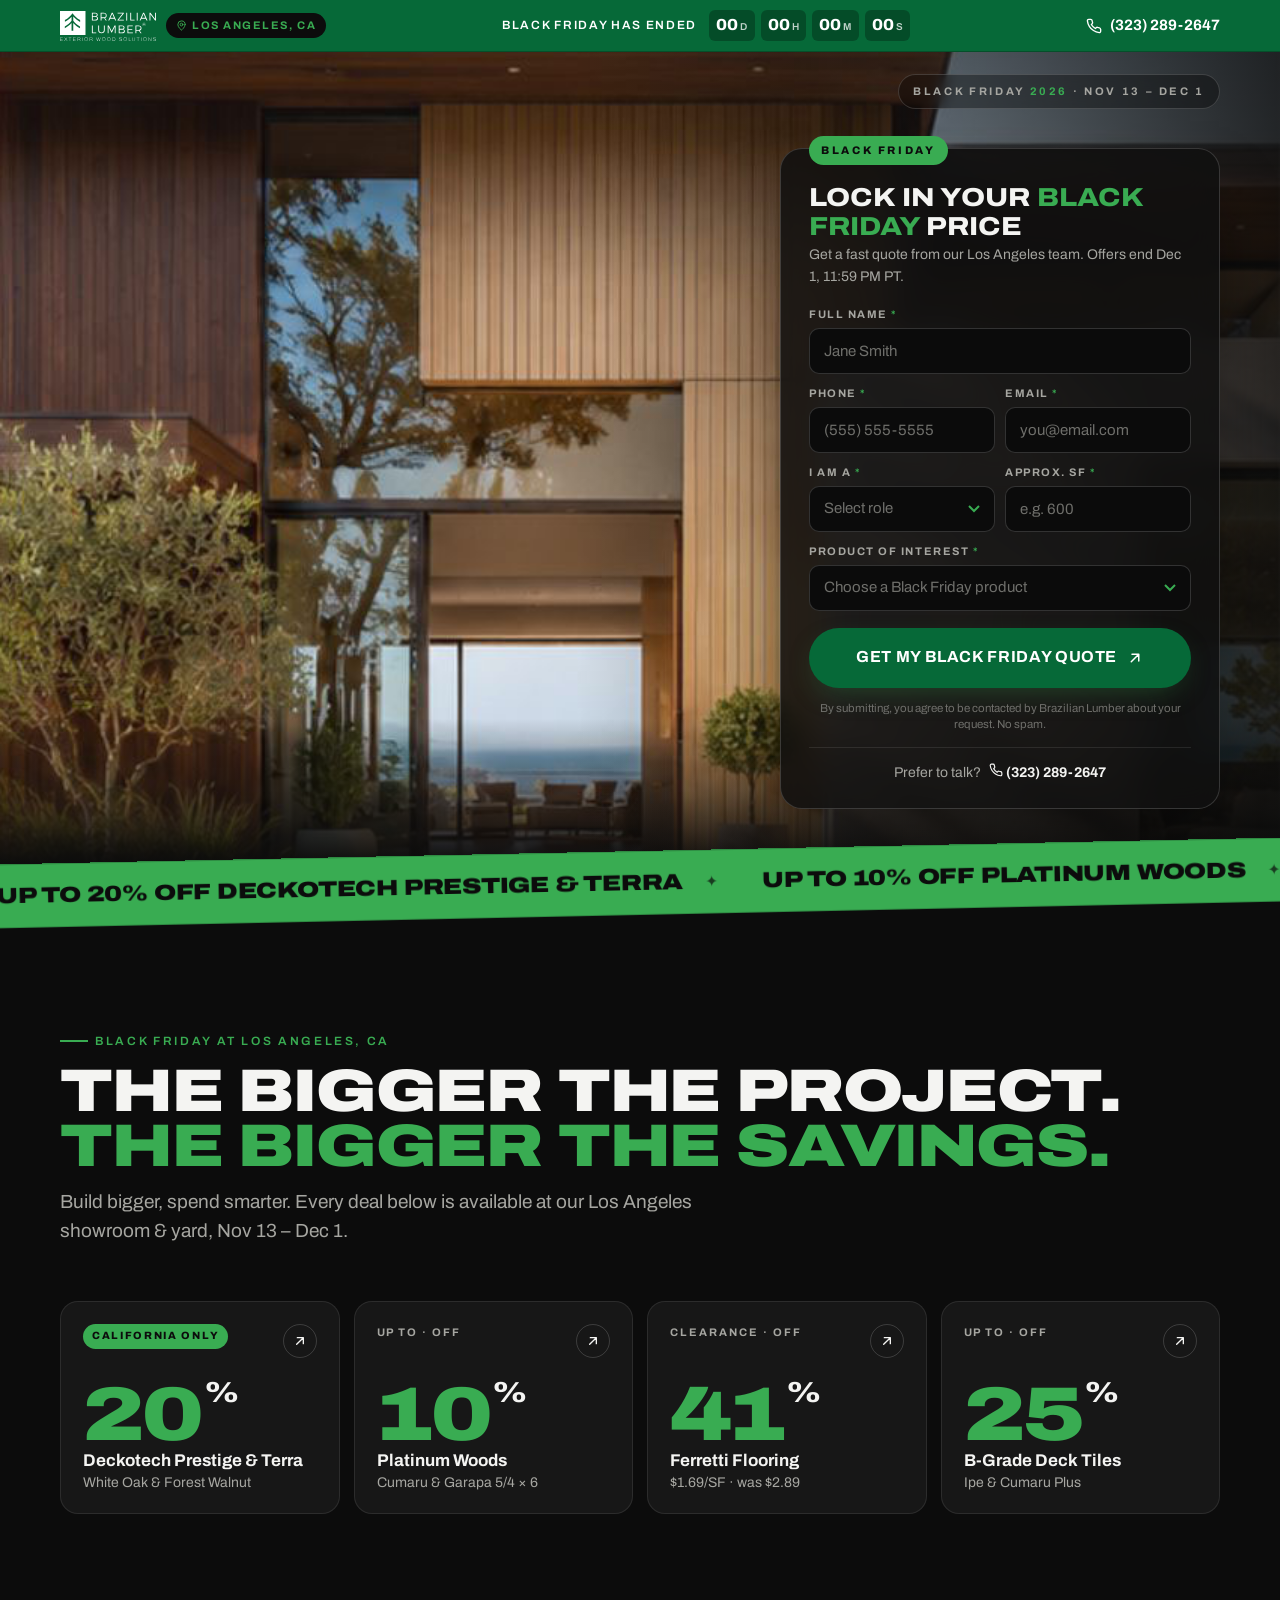
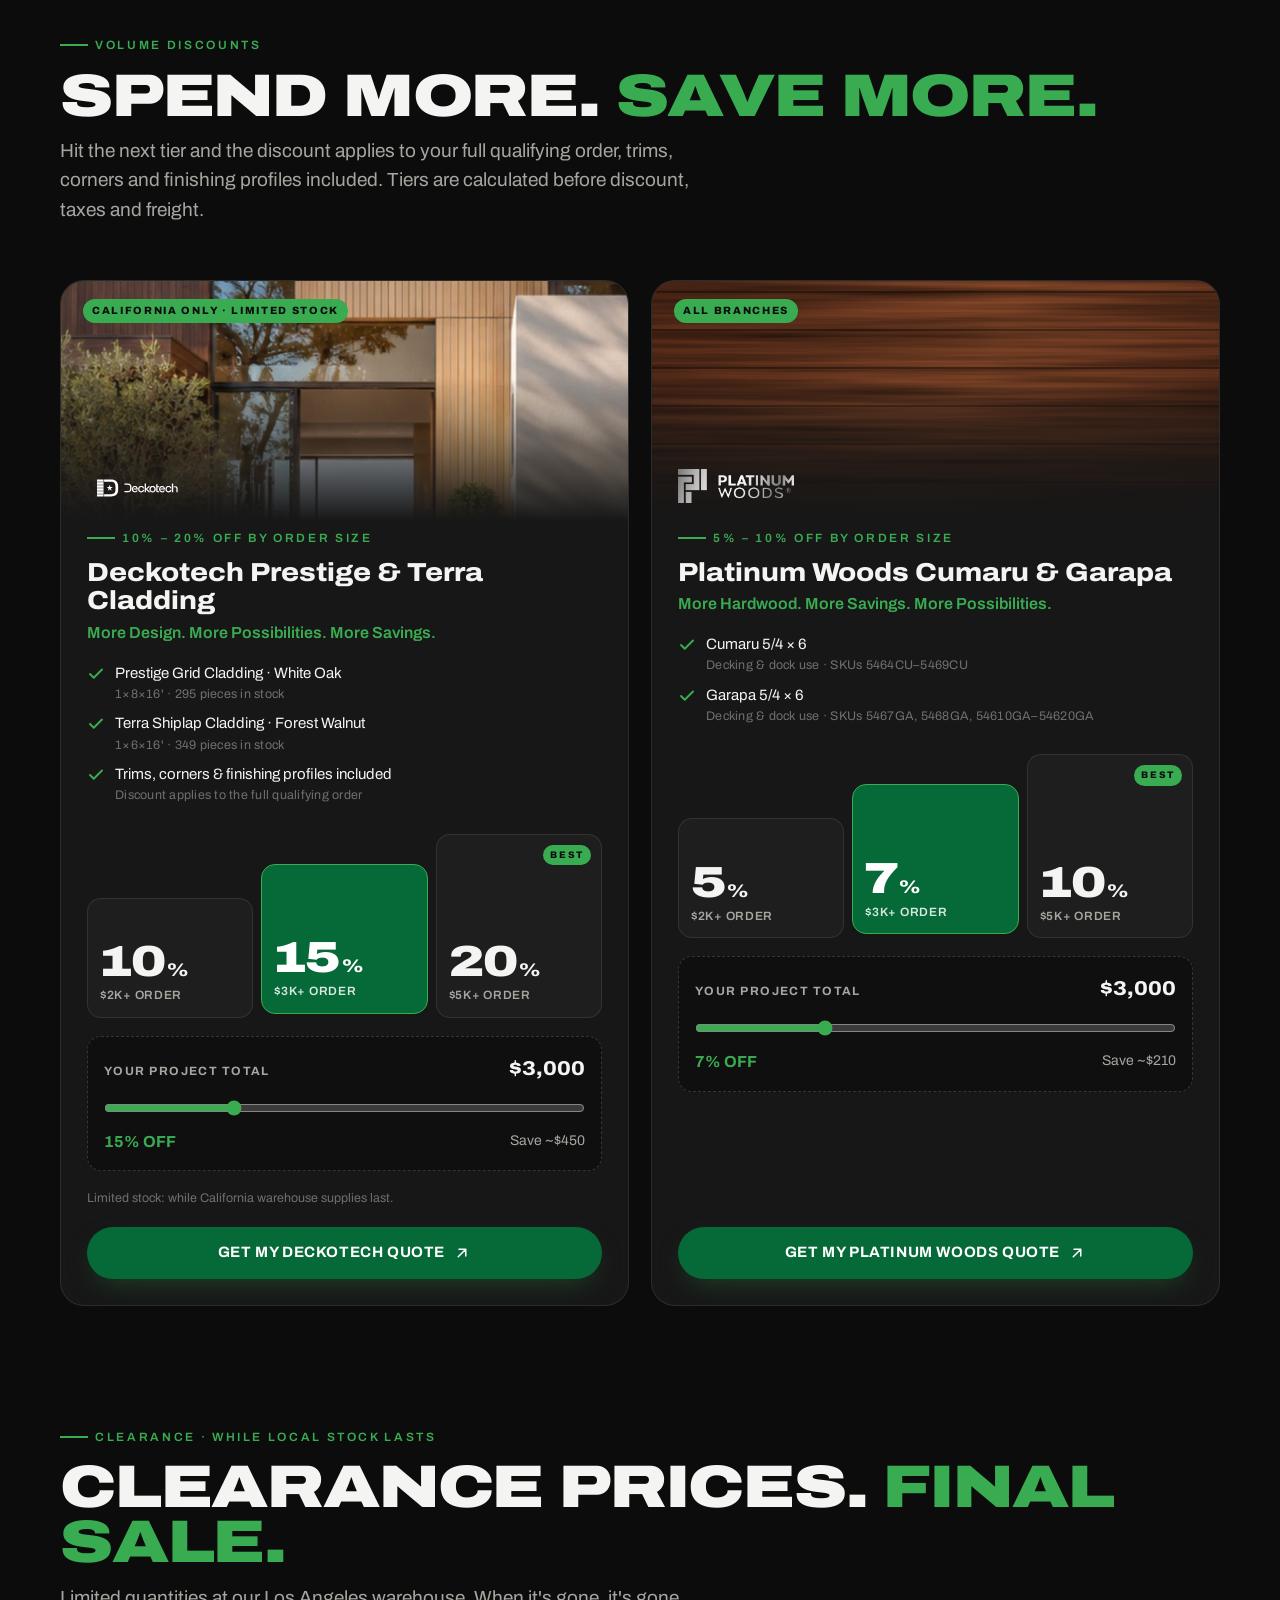
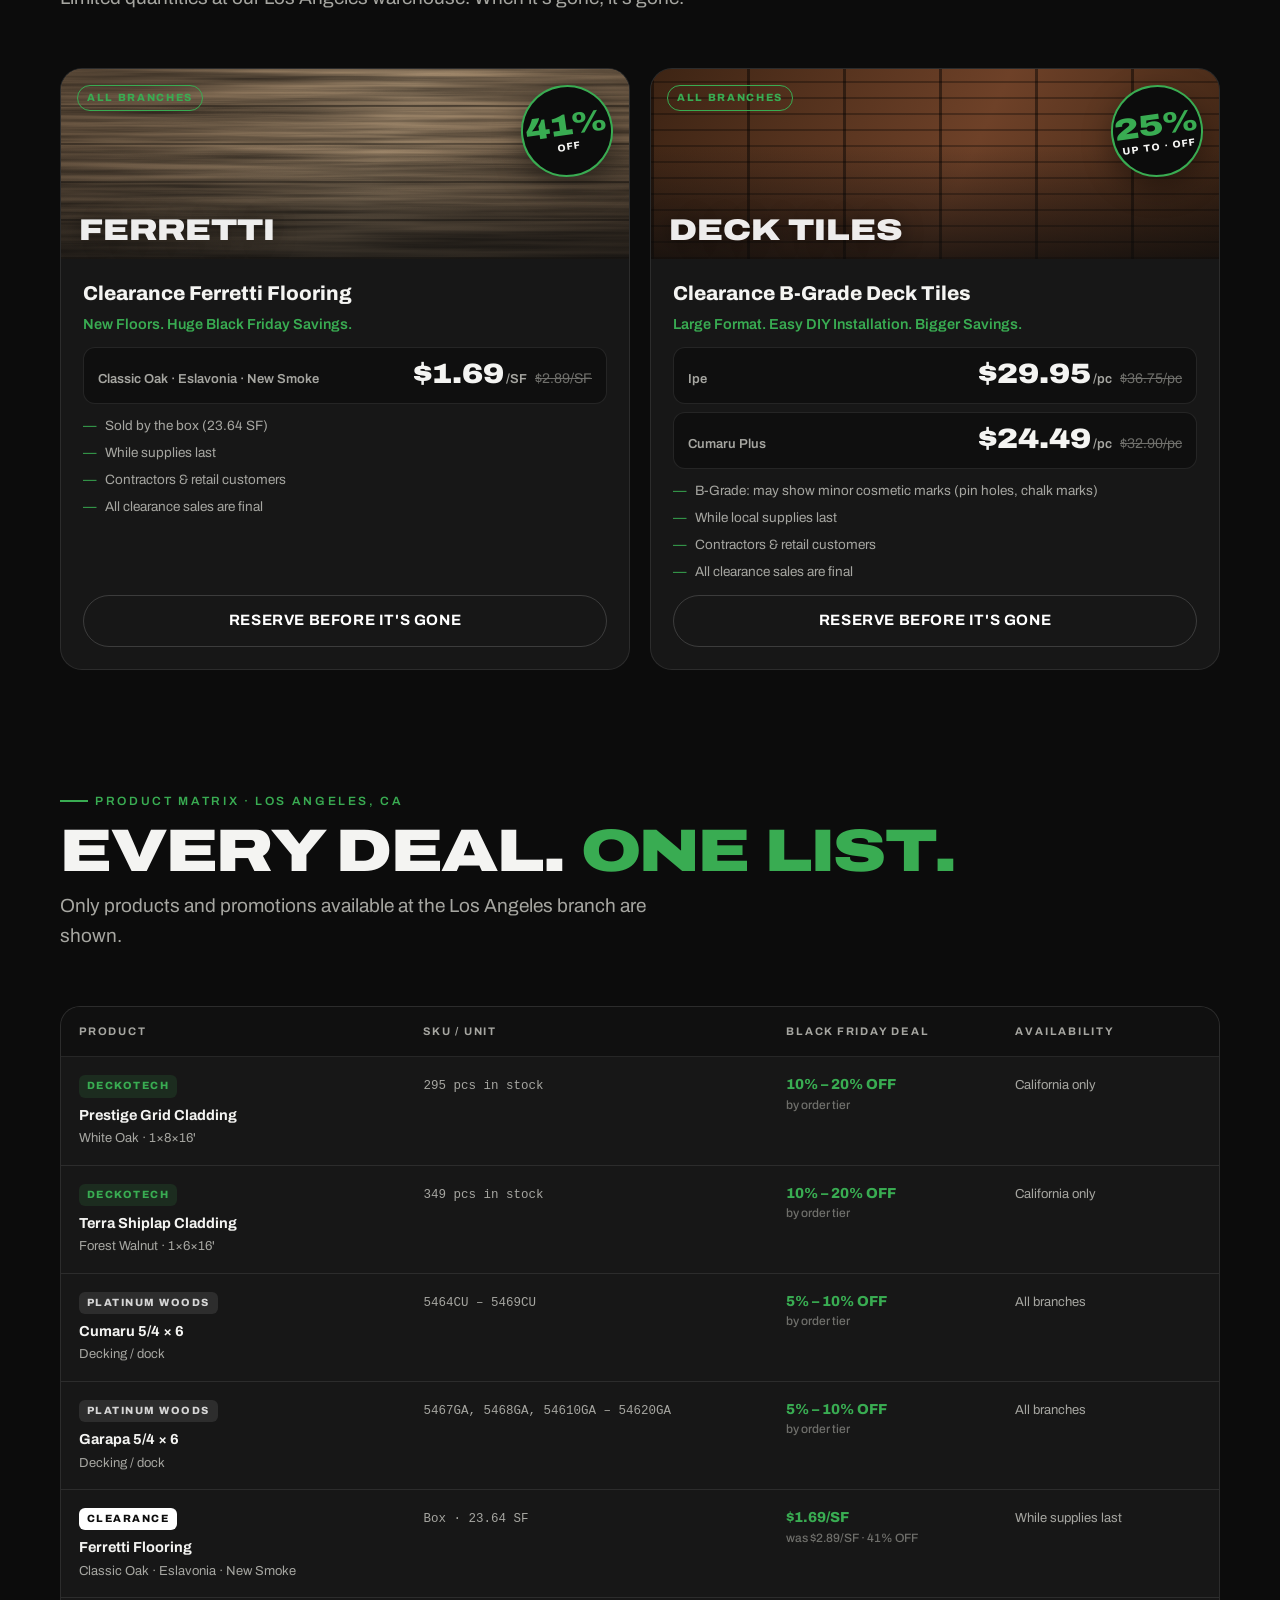
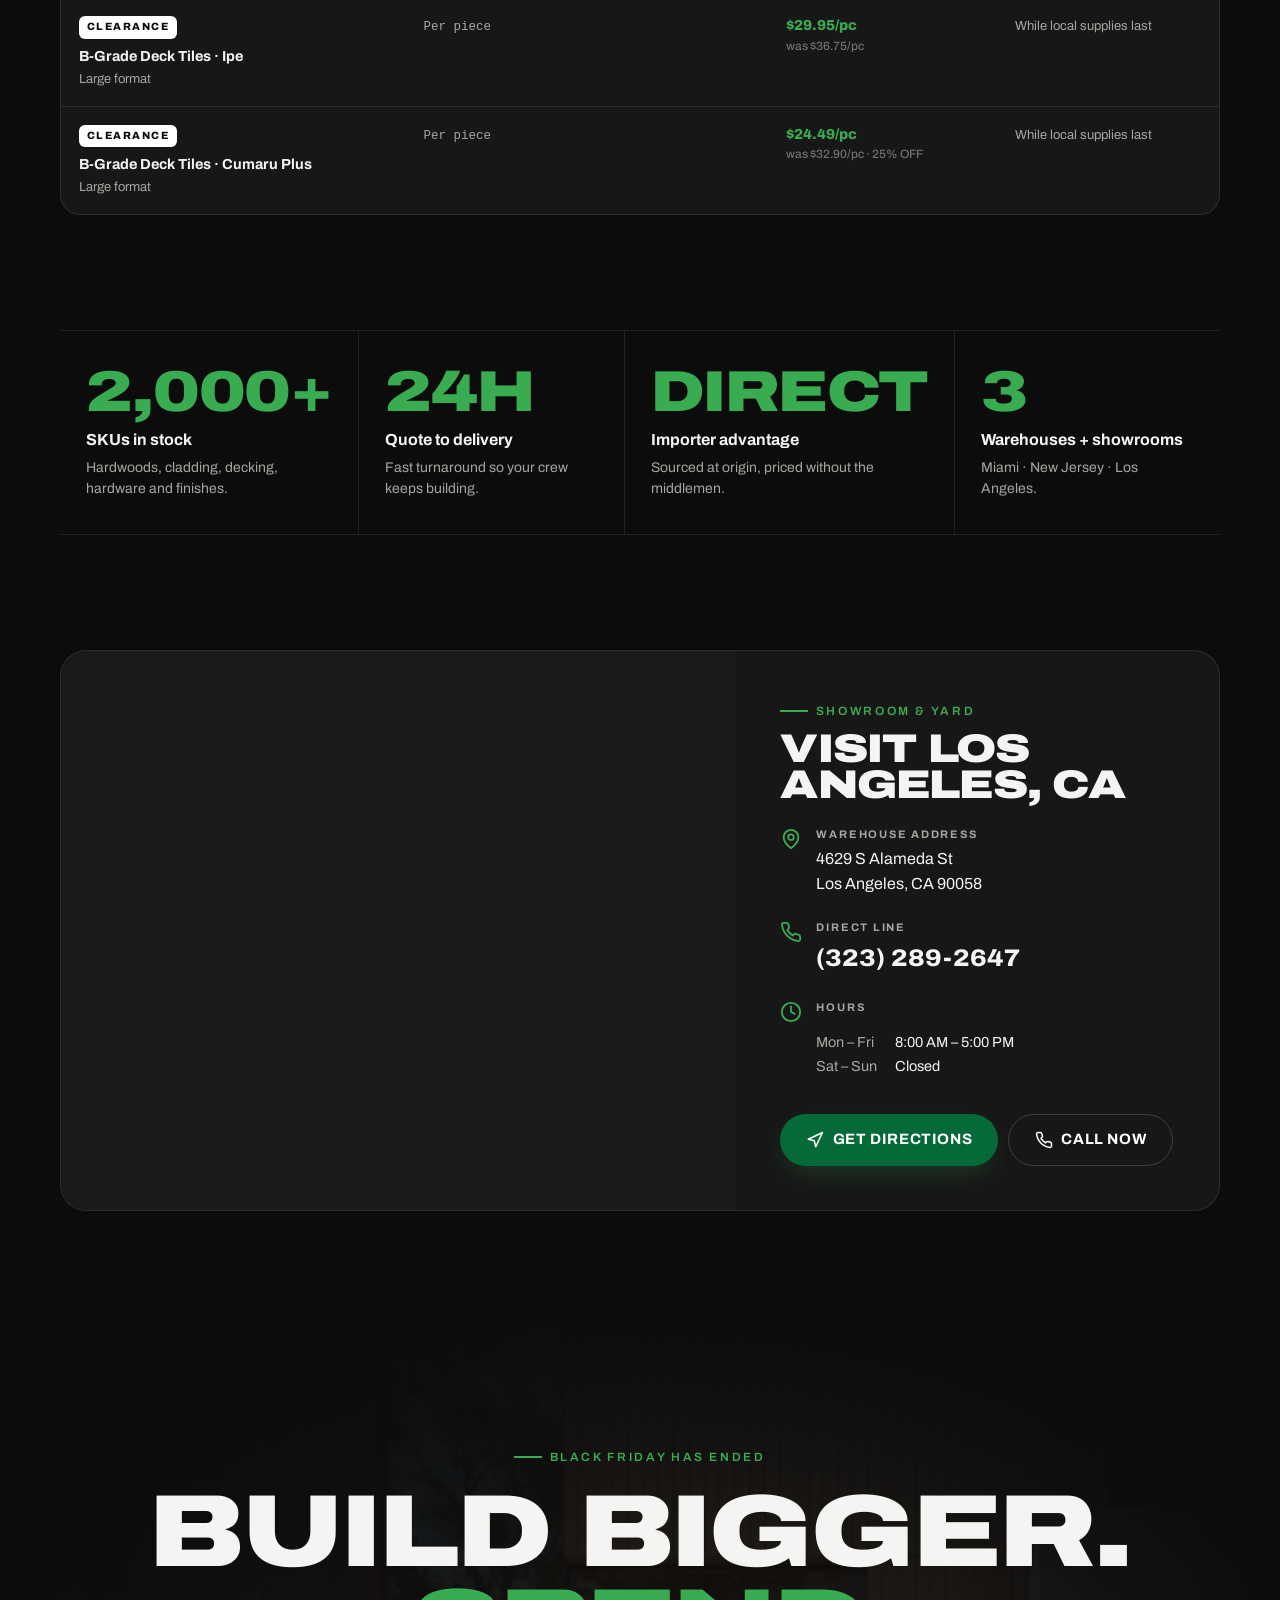
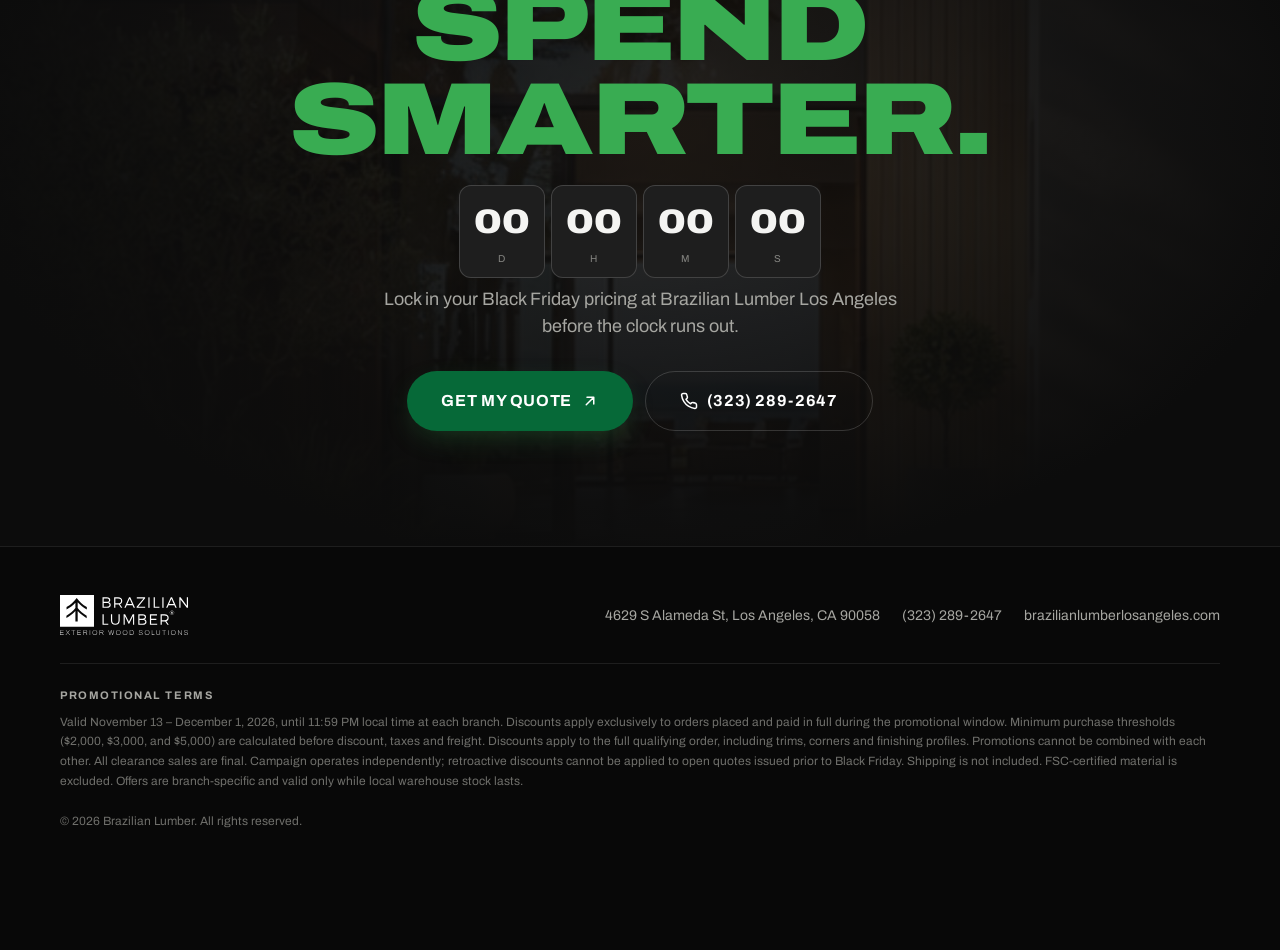
<file: los-angeles/index.html>
<!doctype html>
<html lang="en">
<head>
<meta charset="utf-8">
<meta name="viewport" content="width=device-width, initial-scale=1, viewport-fit=cover">
<title>Black Friday 2026 · Brazilian Lumber Los Angeles · Up to 20% OFF</title>
<meta name="description" content="Build bigger, spend smarter. Black Friday at Brazilian Lumber Los Angeles: Nov 13 – Dec 1, 2026. Volume discounts on Deckotech and Platinum Woods plus clearance deals.">
<meta name="theme-color" content="#066938">
<meta property="og:title" content="Black Friday 2026 · Brazilian Lumber Los Angeles · Up to 20% OFF">
<meta property="og:description" content="Build bigger, spend smarter. Black Friday at Brazilian Lumber Los Angeles: Nov 13 – Dec 1, 2026. Volume discounts on Deckotech and Platinum Woods plus clearance deals.">
<meta property="og:image" content="../assets/img/los-angeles-desktop.jpg">
<link rel="preload" href="../assets/fonts/Archivo-Variable.ttf" as="font" type="font/ttf" crossorigin>
<link rel="stylesheet" href="../assets/css/bf.css">
<!-- TRACKING (Manuel): Meta Pixel + Google tag go here. Branch: los-angeles -->
</head>
<body data-branch="los-angeles" data-deadline="2026-12-02T07:59:59Z">
<div class="topbar" role="banner">
  <div class="wrap">
    <div class="topbar__branch"><a class="topbar__logo" href="#top" aria-label="Brazilian Lumber"><img src="../assets/logos/brl-logo-white.svg" alt="Brazilian Lumber" width="96" height="30"></a><span class="tag"><svg class="ico" viewBox="0 0 24 24" fill="none" stroke="currentColor" stroke-width="2" stroke-linecap="round" stroke-linejoin="round" aria-hidden="true"><path d="M20 10c0 6-8 12-8 12s-8-6-8-12a8 8 0 0 1 16 0z"/><circle cx="12" cy="10" r="3"/></svg> Los Angeles, CA</span></div>
    <div class="topbar__count"><span class="label" data-countdown-label>Black Friday ends in</span><div class="countdown " data-countdown aria-live="off"><span class="countdown__unit"><b data-u="d">00</b><small>d</small></span><span class="countdown__unit"><b data-u="h">00</b><small>h</small></span><span class="countdown__unit"><b data-u="m">00</b><small>m</small></span><span class="countdown__unit"><b data-u="s">00</b><small>s</small></span></div></div>
    <a class="topbar__phone" href="tel:+13232892647" aria-label="Call Los Angeles, CA showroom (323) 289-2647"><svg class="ico" viewBox="0 0 24 24" fill="none" stroke="currentColor" stroke-width="2" stroke-linecap="round" stroke-linejoin="round" aria-hidden="true"><path d="M22 16.9v3a2 2 0 0 1-2.2 2 19.8 19.8 0 0 1-8.6-3.1 19.5 19.5 0 0 1-6-6A19.8 19.8 0 0 1 2.1 4.2 2 2 0 0 1 4.1 2h3a2 2 0 0 1 2 1.7c.1.9.4 1.8.7 2.7a2 2 0 0 1-.5 2.1L8 9.8a16 16 0 0 0 6 6l1.3-1.3a2 2 0 0 1 2.1-.4c.9.3 1.8.6 2.7.7a2 2 0 0 1 1.7 2z"/></svg><span class="num">(323) 289-2647</span></a>
  </div>
</div>
<header class="header">
  <div class="wrap">
    <span></span>
    <span class="header__badge">Black Friday <b>2026</b> · Nov 13 – Dec 1</span>
  </div>
</header>
<main>
<section class="hero" id="top">
  <h1 class="sr-only">Black Friday at Brazilian Lumber Los Angeles: up to 20% off Deckotech Prestige &amp; Terra and up to 10% off Platinum Woods hardwoods</h1>
  <div class="hero__media">
    <picture>
      <source media="(max-width: 760px)" srcset="../assets/img/los-angeles-mobile.jpg">
      <img src="../assets/img/los-angeles-desktop.jpg" alt="Up to 20% off Deckotech Prestige &amp; Terra. Limited stock: White Oak Grid Cladding and Forest Walnut Terra Shiplap. Black Friday deals valid Nov 13 – Dec 1, 2026 at the California location." width="2401" height="1201" fetchpriority="high">
    </picture>
    <a class="hero__link" href="#quote" aria-label="Get it now: request your Black Friday quote" tabindex="-1"></a>
  </div>
  <div class="wrap hero__inner">
    <form class="form-card" id="lead-form" action="#" method="post" novalidate
      data-crm="salesforce-flowsly" data-branch="los-angeles">
  <!-- DEV (Nicolas): set action to the Salesforce / Flowsly endpoint. Leads route by the "branch" field. -->
  <h2 id="quote">Lock in your <em>Black Friday</em> price</h2>
  <p class="sub">Get a fast quote from our Los Angeles team. Offers end Dec 1, 11:59 PM PT.</p>

  <input type="hidden" name="branch" value="los-angeles">
  <input type="hidden" name="campaign" value="black-friday-2026">
  <input type="hidden" name="landing_page" value="">
  <input type="hidden" name="utm_source"><input type="hidden" name="utm_medium"><input type="hidden" name="utm_campaign">
  <input type="hidden" name="utm_term"><input type="hidden" name="utm_content"><input type="hidden" name="gclid"><input type="hidden" name="fbclid">

  <div class="field">
    <label for="full_name">Full name <span class="req">*</span></label>
    <input id="full_name" name="full_name" type="text" autocomplete="name" placeholder="Jane Smith" required>
    <span class="err">Please enter your full name.</span>
  </div>
  <div class="row-2">
    <div class="field">
      <label for="phone">Phone <span class="req">*</span></label>
      <input id="phone" name="phone" type="tel" autocomplete="tel" inputmode="tel" placeholder="(555) 555-5555" required>
      <span class="err">Enter a valid phone number.</span>
    </div>
    <div class="field">
      <label for="email">Email <span class="req">*</span></label>
      <input id="email" name="email" type="email" autocomplete="email" placeholder="you@email.com" required>
      <span class="err">Enter a valid email.</span>
    </div>
  </div>
  <div class="row-2">
    <div class="field">
      <label for="role">I am a <span class="req">*</span></label>
      <select id="role" name="role" required>
        <option value="" disabled selected>Select role</option>
        <option value="contractor">Contractor</option>
        <option value="architect-designer">Architect / Designer</option>
        <option value="homeowner">Homeowner</option>
      </select>
      <span class="err">Select your role.</span>
    </div>
    <div class="field">
      <label for="approx_sf">Approx. SF <span class="req">*</span></label>
      <input id="approx_sf" name="approx_sf" type="number" min="1" inputmode="numeric" placeholder="e.g. 600" required>
      <span class="err">Enter approximate square feet.</span>
    </div>
  </div>
  <div class="field">
    <label for="product_interest">Product of interest <span class="req">*</span></label>
    <select id="product_interest" name="product_interest" required>
      <option value="" disabled selected>Choose a Black Friday product</option>
      <option value="dkt-whiteoak">Deckotech Prestige · Grid Cladding White Oak</option><option value="dkt-forestwalnut">Deckotech Terra · Shiplap Forest Walnut</option><option value="pw-cumaru">Platinum Woods · Cumaru 5/4 × 6</option><option value="pw-garapa">Platinum Woods · Garapa 5/4 × 6</option><option value="clr-ferretti">Clearance · Ferretti Flooring</option><option value="clr-tiles">Clearance · B-Grade Deck Tiles</option><option value="multiple">Multiple products / not sure yet</option>
    </select>
    <span class="err">Choose a product.</span>
  </div>
  <button class="btn btn--block btn--lg" type="submit">Get my Black Friday quote <svg class="ico" viewBox="0 0 24 24" fill="none" stroke="currentColor" stroke-width="2" stroke-linecap="round" stroke-linejoin="round" aria-hidden="true"><path d="M7 17 17 7M8 7h9v9"/></svg></button>
  <p class="form-note">By submitting, you agree to be contacted by Brazilian Lumber about your request. No spam.</p>
  <div class="form-alt">Prefer to talk? <a href="tel:+13232892647"><svg class="ico" viewBox="0 0 24 24" fill="none" stroke="currentColor" stroke-width="2" stroke-linecap="round" stroke-linejoin="round" aria-hidden="true"><path d="M22 16.9v3a2 2 0 0 1-2.2 2 19.8 19.8 0 0 1-8.6-3.1 19.5 19.5 0 0 1-6-6A19.8 19.8 0 0 1 2.1 4.2 2 2 0 0 1 4.1 2h3a2 2 0 0 1 2 1.7c.1.9.4 1.8.7 2.7a2 2 0 0 1-.5 2.1L8 9.8a16 16 0 0 0 6 6l1.3-1.3a2 2 0 0 1 2.1-.4c.9.3 1.8.6 2.7.7a2 2 0 0 1 1.7 2z"/></svg> (323) 289-2647</a></div>
</form>

  </div>
</section>
<div class="ticker" aria-hidden="true"><div class="ticker__track"><span class="ticker__item">Up to 20% OFF Deckotech Prestige &amp; Terra</span><span class="ticker__item">Up to 10% OFF Platinum Woods</span><span class="ticker__item">41% OFF Ferretti Flooring</span><span class="ticker__item">Up to 25% OFF Deck Tiles</span><span class="ticker__item">Limited stock · California only</span><span class="ticker__item">Up to 20% OFF Deckotech Prestige &amp; Terra</span><span class="ticker__item">Up to 10% OFF Platinum Woods</span><span class="ticker__item">41% OFF Ferretti Flooring</span><span class="ticker__item">Up to 25% OFF Deck Tiles</span><span class="ticker__item">Limited stock · California only</span><span class="ticker__item">Up to 20% OFF Deckotech Prestige &amp; Terra</span><span class="ticker__item">Up to 10% OFF Platinum Woods</span><span class="ticker__item">41% OFF Ferretti Flooring</span><span class="ticker__item">Up to 25% OFF Deck Tiles</span><span class="ticker__item">Limited stock · California only</span><span class="ticker__item">Up to 20% OFF Deckotech Prestige &amp; Terra</span><span class="ticker__item">Up to 10% OFF Platinum Woods</span><span class="ticker__item">41% OFF Ferretti Flooring</span><span class="ticker__item">Up to 25% OFF Deck Tiles</span><span class="ticker__item">Limited stock · California only</span></div></div>
<section class="section" id="deals" style="padding-top: clamp(72px, 9vw, 110px)">
  <div class="wrap">
    <div class="section-head reveal">
      <span class="eyebrow">Black Friday at Los Angeles, CA</span>
      <h2 class="h2 display">The bigger the project.<br><em>The bigger the savings.</em></h2>
      <p class="lead">Build bigger, spend smarter. Every deal below is available at our Los Angeles showroom &amp; yard, Nov 13 – Dec 1.</p>
    </div>
    <div class="deals-index"><a class="deal-tile reveal" href="#deckotech">
      <div class="deal-tile__top"><span class="flag">California only</span><span class="deal-tile__arrow"><svg class="ico" viewBox="0 0 24 24" fill="none" stroke="currentColor" stroke-width="2" stroke-linecap="round" stroke-linejoin="round" aria-hidden="true"><path d="M7 17 17 7M8 7h9v9"/></svg></span></div>
      <div><div class="deal-tile__num display">20<small>%</small></div>
      <div class="deal-tile__name">Deckotech Prestige &amp; Terra<span>White Oak &amp; Forest Walnut</span></div></div>
    </a><a class="deal-tile reveal" href="#platinum-woods">
      <div class="deal-tile__top"><span class="deal-tile__kicker">Up to · Off</span><span class="deal-tile__arrow"><svg class="ico" viewBox="0 0 24 24" fill="none" stroke="currentColor" stroke-width="2" stroke-linecap="round" stroke-linejoin="round" aria-hidden="true"><path d="M7 17 17 7M8 7h9v9"/></svg></span></div>
      <div><div class="deal-tile__num display">10<small>%</small></div>
      <div class="deal-tile__name">Platinum Woods<span>Cumaru &amp; Garapa 5/4 × 6</span></div></div>
    </a><a class="deal-tile reveal" href="#ferretti">
      <div class="deal-tile__top"><span class="deal-tile__kicker">Clearance · Off</span><span class="deal-tile__arrow"><svg class="ico" viewBox="0 0 24 24" fill="none" stroke="currentColor" stroke-width="2" stroke-linecap="round" stroke-linejoin="round" aria-hidden="true"><path d="M7 17 17 7M8 7h9v9"/></svg></span></div>
      <div><div class="deal-tile__num display">41<small>%</small></div>
      <div class="deal-tile__name">Ferretti Flooring<span>$1.69/SF · was $2.89</span></div></div>
    </a><a class="deal-tile reveal" href="#deck-tiles">
      <div class="deal-tile__top"><span class="deal-tile__kicker">Up to · Off</span><span class="deal-tile__arrow"><svg class="ico" viewBox="0 0 24 24" fill="none" stroke="currentColor" stroke-width="2" stroke-linecap="round" stroke-linejoin="round" aria-hidden="true"><path d="M7 17 17 7M8 7h9v9"/></svg></span></div>
      <div><div class="deal-tile__num display">25<small>%</small></div>
      <div class="deal-tile__name">B-Grade Deck Tiles<span>Ipe &amp; Cumaru Plus</span></div></div>
    </a></div>
  </div>
</section>
<section class="section" style="padding-top: 0">
  <div class="wrap">
    <div class="section-head reveal">
      <span class="eyebrow">Volume discounts</span>
      <h2 class="h2 display">Spend more. <em>Save more.</em></h2>
      <p class="lead">Hit the next tier and the discount applies to your full qualifying order, trims, corners and finishing profiles included. Tiers are calculated before discount, taxes and freight.</p>
    </div>
    <div class="tiers">
      <article class="tier-block reveal" id="deckotech" data-estimator data-tiers="[[2000,10],[3000,15],[5000,20]]">
    <div class="tier-block__media">
      <div class="tier-block__photo"><img src="../assets/img/los-angeles-desktop.jpg" alt="" loading="lazy"></div>
      <span class="flag">California only · Limited stock</span>
      <img class="tier-block__logo tier-block__logo--dkt" src="../assets/logos/deckotech-logo.svg" alt="Deckotech">
    </div>
    <div class="tier-block__body">
      <span class="eyebrow">10% – 20% OFF by order size</span>
      <h3 class="tier-block__title">Deckotech Prestige &amp; Terra Cladding</h3>
      <p class="tier-block__tagline">More Design. More Possibilities. More Savings.</p>
      <ul class="prod-list"><li><svg class="ico" viewBox="0 0 24 24" fill="none" stroke="currentColor" stroke-width="2.5" stroke-linecap="round" stroke-linejoin="round" aria-hidden="true"><path d="M20 6 9 17l-5-5"/></svg><span>Prestige Grid Cladding · White Oak<small>1×8×16' · 295 pieces in stock</small></span></li><li><svg class="ico" viewBox="0 0 24 24" fill="none" stroke="currentColor" stroke-width="2.5" stroke-linecap="round" stroke-linejoin="round" aria-hidden="true"><path d="M20 6 9 17l-5-5"/></svg><span>Terra Shiplap Cladding · Forest Walnut<small>1×6×16' · 349 pieces in stock</small></span></li><li><svg class="ico" viewBox="0 0 24 24" fill="none" stroke="currentColor" stroke-width="2.5" stroke-linecap="round" stroke-linejoin="round" aria-hidden="true"><path d="M20 6 9 17l-5-5"/></svg><span>Trims, corners &amp; finishing profiles included<small>Discount applies to the full qualifying order</small></span></li></ul>
      <div class="ladder"><div class="step"><div class="step__pct display">10<small>%</small></div><div class="step__min">$2K+ order</div></div><div class="step"><div class="step__pct display">15<small>%</small></div><div class="step__min">$3K+ order</div></div><div class="step"><div class="step__pct display">20<small>%</small></div><div class="step__min">$5K+ order</div></div></div>
      <div class="estimator">
        <div class="estimator__label"><span>Your project total</span><output data-out="total">$3,000</output></div>
        <input type="range" min="500" max="10000" step="250" value="3000" aria-label="Estimated project total for Deckotech">
        <div class="estimator__result"><b data-out="pct"></b><span data-out="save"></span></div>
      </div>
      <p class="fine">Limited stock: while California warehouse supplies last.</p>
      <a class="btn btn--block" href="#quote" data-product="dkt-whiteoak">Get my Deckotech quote <svg class="ico" viewBox="0 0 24 24" fill="none" stroke="currentColor" stroke-width="2" stroke-linecap="round" stroke-linejoin="round" aria-hidden="true"><path d="M7 17 17 7M8 7h9v9"/></svg></a>
    </div>
  </article>
      <article class="tier-block reveal" id="platinum-woods" data-estimator data-tiers="[[2000,5],[3000,7],[5000,10]]">
    <div class="tier-block__media">
      <div class="wood wood--planks" style="--w1:#5a2d1a;--w2:#8a4a2a"></div>
      <span class="flag">All branches</span>
      <img class="tier-block__logo " src="../assets/logos/platinum-logo.png" alt="Platinum Woods">
    </div>
    <div class="tier-block__body">
      <span class="eyebrow">5% – 10% OFF by order size</span>
      <h3 class="tier-block__title">Platinum Woods Cumaru &amp; Garapa</h3>
      <p class="tier-block__tagline">More Hardwood. More Savings. More Possibilities.</p>
      <ul class="prod-list"><li><svg class="ico" viewBox="0 0 24 24" fill="none" stroke="currentColor" stroke-width="2.5" stroke-linecap="round" stroke-linejoin="round" aria-hidden="true"><path d="M20 6 9 17l-5-5"/></svg><span>Cumaru 5/4 × 6<small>Decking &amp; dock use · SKUs 5464CU–5469CU</small></span></li><li><svg class="ico" viewBox="0 0 24 24" fill="none" stroke="currentColor" stroke-width="2.5" stroke-linecap="round" stroke-linejoin="round" aria-hidden="true"><path d="M20 6 9 17l-5-5"/></svg><span>Garapa 5/4 × 6<small>Decking &amp; dock use · SKUs 5467GA, 5468GA, 54610GA–54620GA</small></span></li></ul>
      <div class="ladder"><div class="step"><div class="step__pct display">5<small>%</small></div><div class="step__min">$2K+ order</div></div><div class="step"><div class="step__pct display">7<small>%</small></div><div class="step__min">$3K+ order</div></div><div class="step"><div class="step__pct display">10<small>%</small></div><div class="step__min">$5K+ order</div></div></div>
      <div class="estimator">
        <div class="estimator__label"><span>Your project total</span><output data-out="total">$3,000</output></div>
        <input type="range" min="500" max="10000" step="250" value="3000" aria-label="Estimated project total for Platinum Woods">
        <div class="estimator__result"><b data-out="pct"></b><span data-out="save"></span></div>
      </div>
      
      <a class="btn btn--block" href="#quote" data-product="pw-cumaru">Get my Platinum Woods quote <svg class="ico" viewBox="0 0 24 24" fill="none" stroke="currentColor" stroke-width="2" stroke-linecap="round" stroke-linejoin="round" aria-hidden="true"><path d="M7 17 17 7M8 7h9v9"/></svg></a>
    </div>
  </article>
    </div>
  </div>
</section>
<section class="section" id="clearance" style="padding-top: 0">
  <div class="wrap">
    <div class="section-head reveal">
      <span class="eyebrow">Clearance · while local stock lasts</span>
      <h2 class="h2 display">Clearance prices. <em>Final sale.</em></h2>
      <p class="lead">Limited quantities at our Los Angeles warehouse. When it's gone, it's gone.</p>
    </div>
    <div class="clearance-grid"><article class="c-card reveal" id="ferretti">
      <div class="c-card__visual">
        <div class="wood wood--planks" style="--w1:#6d5843;--w2:#a28a6d"></div>
        <span class="flag flag--outline">All branches</span>
        <div class="c-card__pct"><div><b>41%</b><small>OFF</small></div></div>
        <span class="c-card__species">Ferretti</span>
      </div>
      <div class="c-card__body">
        <h3 class="c-card__title">Clearance Ferretti Flooring</h3>
        <p class="c-card__tag">New Floors. Huge Black Friday Savings.</p>
        <div class="price-rows"><div class="price"><span class="price__name">Classic Oak · Eslavonia · New Smoke</span>
          <span><span class="price__now">$1.69<small>/SF</small></span><span class="price__was">$2.89/SF</span></span></div></div>
        <ul><li>Sold by the box (23.64 SF)</li><li>While supplies last</li><li>Contractors &amp; retail customers</li><li>All clearance sales are final</li></ul>
        <a class="btn btn--ghost btn--block" href="#quote" data-product="clr-ferretti">Reserve before it's gone</a>
      </div>
    </article><article class="c-card reveal" id="deck-tiles">
      <div class="c-card__visual">
        <div class="wood wood--tiles" style="--w1:#3d2414;--w2:#6e4128"></div>
        <span class="flag flag--outline">All branches</span>
        <div class="c-card__pct"><div><b>25%</b><small>UP TO · OFF</small></div></div>
        <span class="c-card__species">Deck Tiles</span>
      </div>
      <div class="c-card__body">
        <h3 class="c-card__title">Clearance B-Grade Deck Tiles</h3>
        <p class="c-card__tag">Large Format. Easy DIY Installation. Bigger Savings.</p>
        <div class="price-rows"><div class="price"><span class="price__name">Ipe</span>
          <span><span class="price__now">$29.95<small>/pc</small></span><span class="price__was">$36.75/pc</span></span></div><div class="price"><span class="price__name">Cumaru Plus</span>
          <span><span class="price__now">$24.49<small>/pc</small></span><span class="price__was">$32.90/pc</span></span></div></div>
        <ul><li>B-Grade: may show minor cosmetic marks (pin holes, chalk marks)</li><li>While local supplies last</li><li>Contractors &amp; retail customers</li><li>All clearance sales are final</li></ul>
        <a class="btn btn--ghost btn--block" href="#quote" data-product="clr-tiles">Reserve before it's gone</a>
      </div>
    </article></div>
  </div>
</section>
<section class="section" id="products" style="padding-top: 0">
  <div class="wrap">
    <div class="section-head reveal">
      <span class="eyebrow">Product matrix · Los Angeles, CA</span>
      <h2 class="h2 display">Every deal. <em>One list.</em></h2>
      <p class="lead">Only products and promotions available at the Los Angeles branch are shown.</p>
    </div>
    <div class="reveal">
      <table class="matrix">
        <thead><tr><th>Product</th><th>SKU / unit</th><th>Black Friday deal</th><th>Availability</th></tr></thead>
        <tbody><tr>
        <td data-label="Product"><span class="line line--dkt">Deckotech</span><span class="pname">Prestige Grid Cladding</span><span class="avail">White Oak · 1×8×16'</span></td>
        <td data-label="SKU / unit"><span class="sku">295 pcs in stock</span></td>
        <td data-label="Black Friday deal"><span class="deal">10% – 20% OFF<small>by order tier</small></span></td>
        <td data-label="Availability"><span class="avail">California only</span></td>
      </tr><tr>
        <td data-label="Product"><span class="line line--dkt">Deckotech</span><span class="pname">Terra Shiplap Cladding</span><span class="avail">Forest Walnut · 1×6×16'</span></td>
        <td data-label="SKU / unit"><span class="sku">349 pcs in stock</span></td>
        <td data-label="Black Friday deal"><span class="deal">10% – 20% OFF<small>by order tier</small></span></td>
        <td data-label="Availability"><span class="avail">California only</span></td>
      </tr><tr>
        <td data-label="Product"><span class="line line--pw">Platinum Woods</span><span class="pname">Cumaru 5/4 × 6</span><span class="avail">Decking / dock</span></td>
        <td data-label="SKU / unit"><span class="sku">5464CU – 5469CU</span></td>
        <td data-label="Black Friday deal"><span class="deal">5% – 10% OFF<small>by order tier</small></span></td>
        <td data-label="Availability"><span class="avail">All branches</span></td>
      </tr><tr>
        <td data-label="Product"><span class="line line--pw">Platinum Woods</span><span class="pname">Garapa 5/4 × 6</span><span class="avail">Decking / dock</span></td>
        <td data-label="SKU / unit"><span class="sku">5467GA, 5468GA, 54610GA – 54620GA</span></td>
        <td data-label="Black Friday deal"><span class="deal">5% – 10% OFF<small>by order tier</small></span></td>
        <td data-label="Availability"><span class="avail">All branches</span></td>
      </tr><tr>
        <td data-label="Product"><span class="line line--clr">Clearance</span><span class="pname">Ferretti Flooring</span><span class="avail">Classic Oak · Eslavonia · New Smoke</span></td>
        <td data-label="SKU / unit"><span class="sku">Box · 23.64 SF</span></td>
        <td data-label="Black Friday deal"><span class="deal">$1.69/SF<small>was $2.89/SF · 41% OFF</small></span></td>
        <td data-label="Availability"><span class="avail">While supplies last</span></td>
      </tr><tr>
        <td data-label="Product"><span class="line line--clr">Clearance</span><span class="pname">B-Grade Deck Tiles · Ipe</span><span class="avail">Large format</span></td>
        <td data-label="SKU / unit"><span class="sku">Per piece</span></td>
        <td data-label="Black Friday deal"><span class="deal">$29.95/pc<small>was $36.75/pc</small></span></td>
        <td data-label="Availability"><span class="avail">While local supplies last</span></td>
      </tr><tr>
        <td data-label="Product"><span class="line line--clr">Clearance</span><span class="pname">B-Grade Deck Tiles · Cumaru Plus</span><span class="avail">Large format</span></td>
        <td data-label="SKU / unit"><span class="sku">Per piece</span></td>
        <td data-label="Black Friday deal"><span class="deal">$24.49/pc<small>was $32.90/pc · 25% OFF</small></span></td>
        <td data-label="Availability"><span class="avail">While local supplies last</span></td>
      </tr></tbody>
      </table>
    </div>
  </div>
</section>
<section class="section" style="padding-top: 0">
  <div class="wrap"><div class="why"><div class="why__item reveal"><div class="why__num display">2,000+</div><div class="why__label">SKUs in stock</div><div class="why__desc">Hardwoods, cladding, decking, hardware and finishes.</div></div><div class="why__item reveal"><div class="why__num display">24h</div><div class="why__label">Quote to delivery</div><div class="why__desc">Fast turnaround so your crew keeps building.</div></div><div class="why__item reveal"><div class="why__num display">Direct</div><div class="why__label">Importer advantage</div><div class="why__desc">Sourced at origin, priced without the middlemen.</div></div><div class="why__item reveal"><div class="why__num display">3</div><div class="why__label">Warehouses + showrooms</div><div class="why__desc">Miami · New Jersey · Los Angeles.</div></div></div></div>
</section>
<section class="section" id="showroom" style="padding-top: 0">
  <div class="wrap">
    <div class="showroom reveal">
      <div class="showroom__map">
        <iframe title="Map: Brazilian Lumber Los Angeles, CA" loading="lazy" referrerpolicy="no-referrer-when-downgrade"
          src="https://maps.google.com/maps?q=4629+S+Alameda+St,+Los+Angeles,+CA+90058&amp;z=15&amp;output=embed"></iframe>
      </div>
      <div class="showroom__info">
        <div>
          <span class="eyebrow">Showroom &amp; yard</span>
          <h3 class="display">Visit Los Angeles, CA</h3>
        </div>
        <div class="info-row"><svg class="ico" viewBox="0 0 24 24" fill="none" stroke="currentColor" stroke-width="2" stroke-linecap="round" stroke-linejoin="round" aria-hidden="true"><path d="M20 10c0 6-8 12-8 12s-8-6-8-12a8 8 0 0 1 16 0z"/><circle cx="12" cy="10" r="3"/></svg><div><strong>Warehouse address</strong>4629 S Alameda St<br>Los Angeles, CA 90058</div></div>
        <div class="info-row"><svg class="ico" viewBox="0 0 24 24" fill="none" stroke="currentColor" stroke-width="2" stroke-linecap="round" stroke-linejoin="round" aria-hidden="true"><path d="M22 16.9v3a2 2 0 0 1-2.2 2 19.8 19.8 0 0 1-8.6-3.1 19.5 19.5 0 0 1-6-6A19.8 19.8 0 0 1 2.1 4.2 2 2 0 0 1 4.1 2h3a2 2 0 0 1 2 1.7c.1.9.4 1.8.7 2.7a2 2 0 0 1-.5 2.1L8 9.8a16 16 0 0 0 6 6l1.3-1.3a2 2 0 0 1 2.1-.4c.9.3 1.8.6 2.7.7a2 2 0 0 1 1.7 2z"/></svg><div><strong>Direct line</strong><a class="big" href="tel:+13232892647">(323) 289-2647</a></div></div>
        <div class="info-row"><svg class="ico" viewBox="0 0 24 24" fill="none" stroke="currentColor" stroke-width="2" stroke-linecap="round" stroke-linejoin="round" aria-hidden="true"><circle cx="12" cy="12" r="10"/><path d="M12 6v6l4 2"/></svg><div><strong>Hours</strong><dl class="hours"><dt>Mon – Fri</dt><dd>8:00 AM – 5:00 PM</dd><dt>Sat – Sun</dt><dd>Closed</dd></dl></div></div>
        <div class="showroom__ctas">
          <a class="btn" href="https://www.google.com/maps/dir/?api=1&amp;destination=4629+S+Alameda+St,+Los+Angeles,+CA+90058" target="_blank" rel="noopener"><svg class="ico" viewBox="0 0 24 24" fill="none" stroke="currentColor" stroke-width="2" stroke-linecap="round" stroke-linejoin="round" aria-hidden="true"><path d="m3 11 19-9-9 19-2-8-8-2z"/></svg> Get directions</a>
          <a class="btn btn--ghost" href="tel:+13232892647"><svg class="ico" viewBox="0 0 24 24" fill="none" stroke="currentColor" stroke-width="2" stroke-linecap="round" stroke-linejoin="round" aria-hidden="true"><path d="M22 16.9v3a2 2 0 0 1-2.2 2 19.8 19.8 0 0 1-8.6-3.1 19.5 19.5 0 0 1-6-6A19.8 19.8 0 0 1 2.1 4.2 2 2 0 0 1 4.1 2h3a2 2 0 0 1 2 1.7c.1.9.4 1.8.7 2.7a2 2 0 0 1-.5 2.1L8 9.8a16 16 0 0 0 6 6l1.3-1.3a2 2 0 0 1 2.1-.4c.9.3 1.8.6 2.7.7a2 2 0 0 1 1.7 2z"/></svg> Call now</a>
        </div>
      </div>
    </div>
  </div>
</section>
<section class="section final">
  <div class="final__bg"><img src="../assets/img/los-angeles-desktop.jpg" alt="" loading="lazy"></div>
  <div class="wrap reveal">
    <span class="eyebrow" data-countdown-label>Black Friday ends Dec 1 · 11:59 PM PT</span>
    <h2 class="display">Build bigger.<em>Spend smarter.</em></h2>
    <div class="final__count"><div class="countdown " data-countdown aria-live="off"><span class="countdown__unit"><b data-u="d">00</b><small>d</small></span><span class="countdown__unit"><b data-u="h">00</b><small>h</small></span><span class="countdown__unit"><b data-u="m">00</b><small>m</small></span><span class="countdown__unit"><b data-u="s">00</b><small>s</small></span></div></div>
    <p>Lock in your Black Friday pricing at Brazilian Lumber Los Angeles before the clock runs out.</p>
    <div class="final__ctas">
      <a class="btn btn--lg" href="#quote">Get my quote <svg class="ico" viewBox="0 0 24 24" fill="none" stroke="currentColor" stroke-width="2" stroke-linecap="round" stroke-linejoin="round" aria-hidden="true"><path d="M7 17 17 7M8 7h9v9"/></svg></a>
      <a class="btn btn--lg btn--ghost" href="tel:+13232892647"><svg class="ico" viewBox="0 0 24 24" fill="none" stroke="currentColor" stroke-width="2" stroke-linecap="round" stroke-linejoin="round" aria-hidden="true"><path d="M22 16.9v3a2 2 0 0 1-2.2 2 19.8 19.8 0 0 1-8.6-3.1 19.5 19.5 0 0 1-6-6A19.8 19.8 0 0 1 2.1 4.2 2 2 0 0 1 4.1 2h3a2 2 0 0 1 2 1.7c.1.9.4 1.8.7 2.7a2 2 0 0 1-.5 2.1L8 9.8a16 16 0 0 0 6 6l1.3-1.3a2 2 0 0 1 2.1-.4c.9.3 1.8.6 2.7.7a2 2 0 0 1 1.7 2z"/></svg> (323) 289-2647</a>
    </div>
  </div>
</section>
</main>
<footer class="footer">
  <div class="wrap">
    <div class="footer__top">
      <img src="../assets/logos/brl-logo-white.svg" alt="Brazilian Lumber" width="128" height="40">
      <div class="footer__contact">
        <span>4629 S Alameda St, Los Angeles, CA 90058</span>
        <a href="tel:+13232892647">(323) 289-2647</a>
        <a href="https://brazilianlumberlosangeles.com" target="_blank" rel="noopener">brazilianlumberlosangeles.com</a>
      </div>
    </div>
    <div class="legal">
      <strong>Promotional terms</strong>
      <p>Valid November 13 – December 1, 2026, until 11:59 PM local time at each branch. Discounts apply exclusively to orders placed and paid in full during the promotional window. Minimum purchase thresholds ($2,000, $3,000, and $5,000) are calculated before discount, taxes and freight. Discounts apply to the full qualifying order, including trims, corners and finishing profiles. Promotions cannot be combined with each other. All clearance sales are final. Campaign operates independently; retroactive discounts cannot be applied to open quotes issued prior to Black Friday. Shipping is not included. FSC-certified material is excluded. Offers are branch-specific and valid only while local warehouse stock lasts.</p>
    </div>
    <div class="copy">© 2026 Brazilian Lumber. All rights reserved.</div>
  </div>
</footer>
<div class="mbar">
  <a class="btn btn--ghost" href="tel:+13232892647"><svg class="ico" viewBox="0 0 24 24" fill="none" stroke="currentColor" stroke-width="2" stroke-linecap="round" stroke-linejoin="round" aria-hidden="true"><path d="M22 16.9v3a2 2 0 0 1-2.2 2 19.8 19.8 0 0 1-8.6-3.1 19.5 19.5 0 0 1-6-6A19.8 19.8 0 0 1 2.1 4.2 2 2 0 0 1 4.1 2h3a2 2 0 0 1 2 1.7c.1.9.4 1.8.7 2.7a2 2 0 0 1-.5 2.1L8 9.8a16 16 0 0 0 6 6l1.3-1.3a2 2 0 0 1 2.1-.4c.9.3 1.8.6 2.7.7a2 2 0 0 1 1.7 2z"/></svg> Call</a>
  <a class="btn" href="#quote">Get quote</a>
</div>
<script src="../assets/js/bf.js" defer></script>
</body>
</html>
</file>
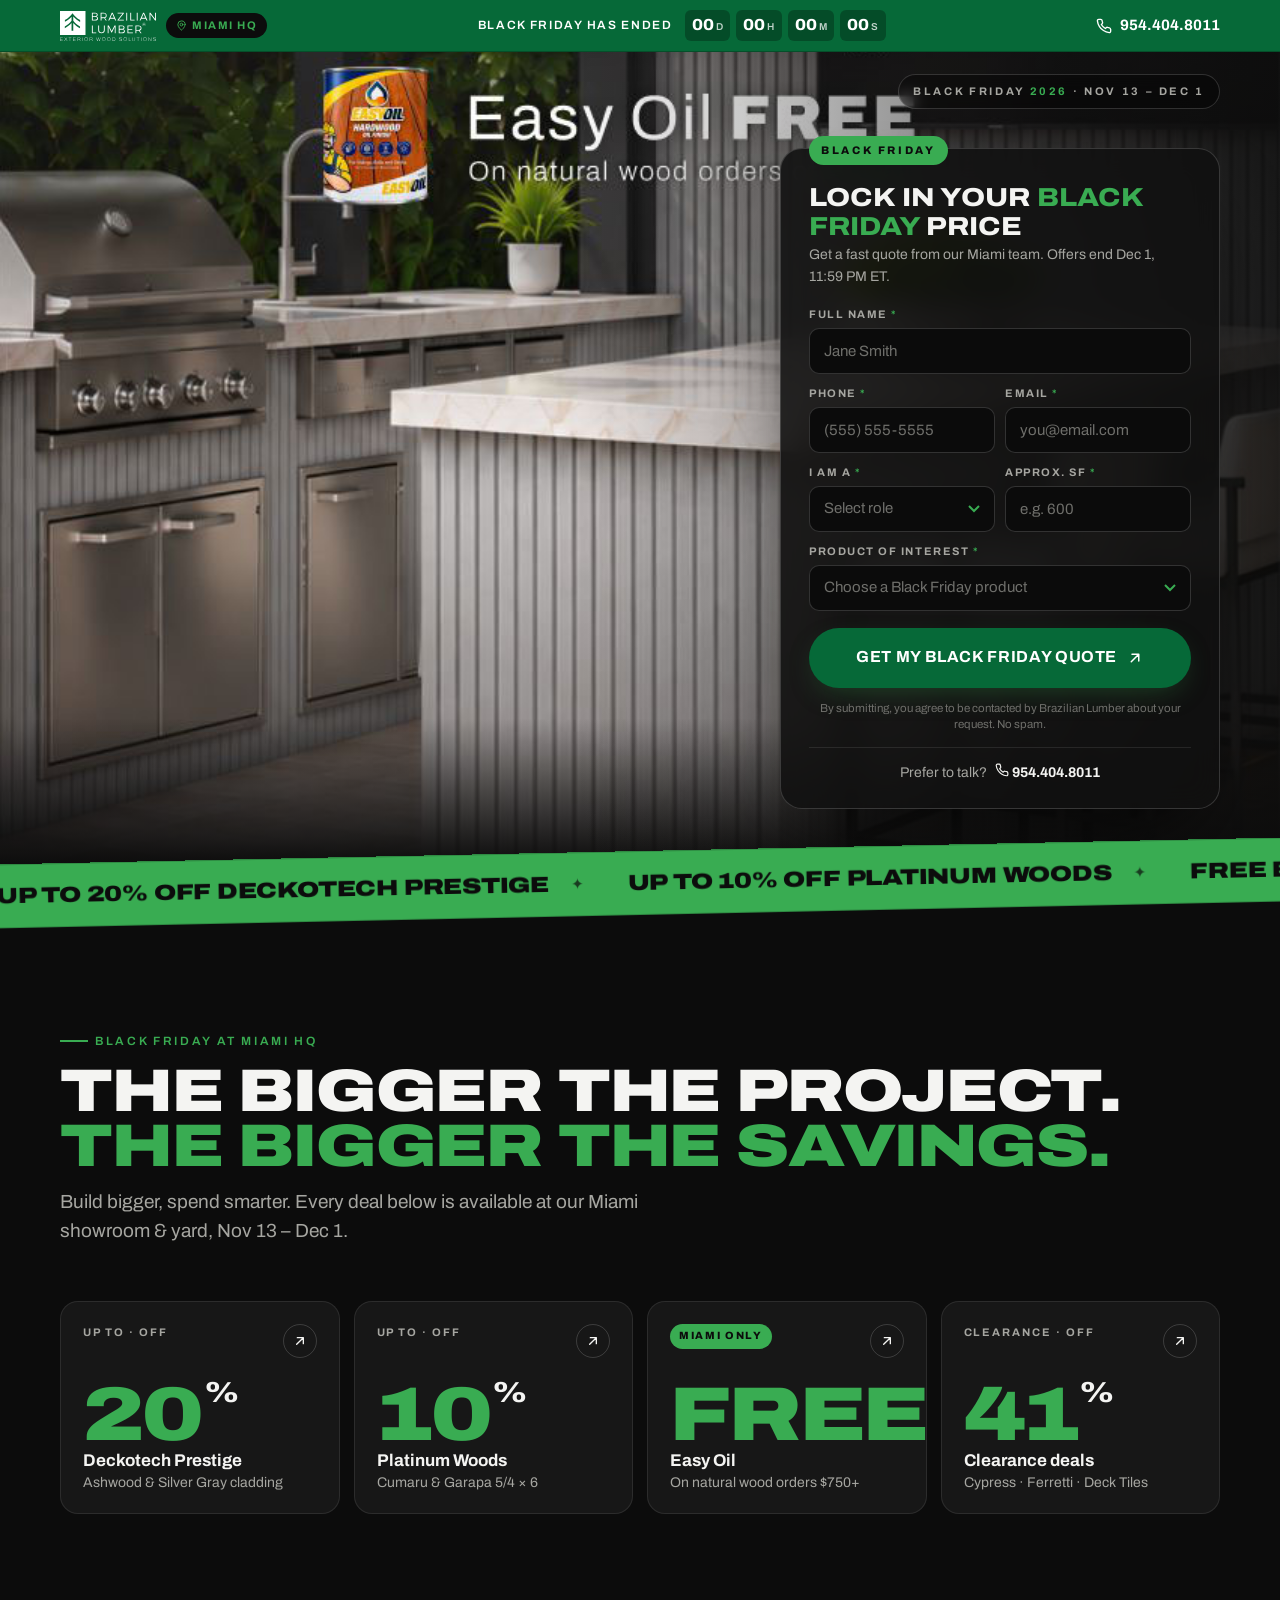
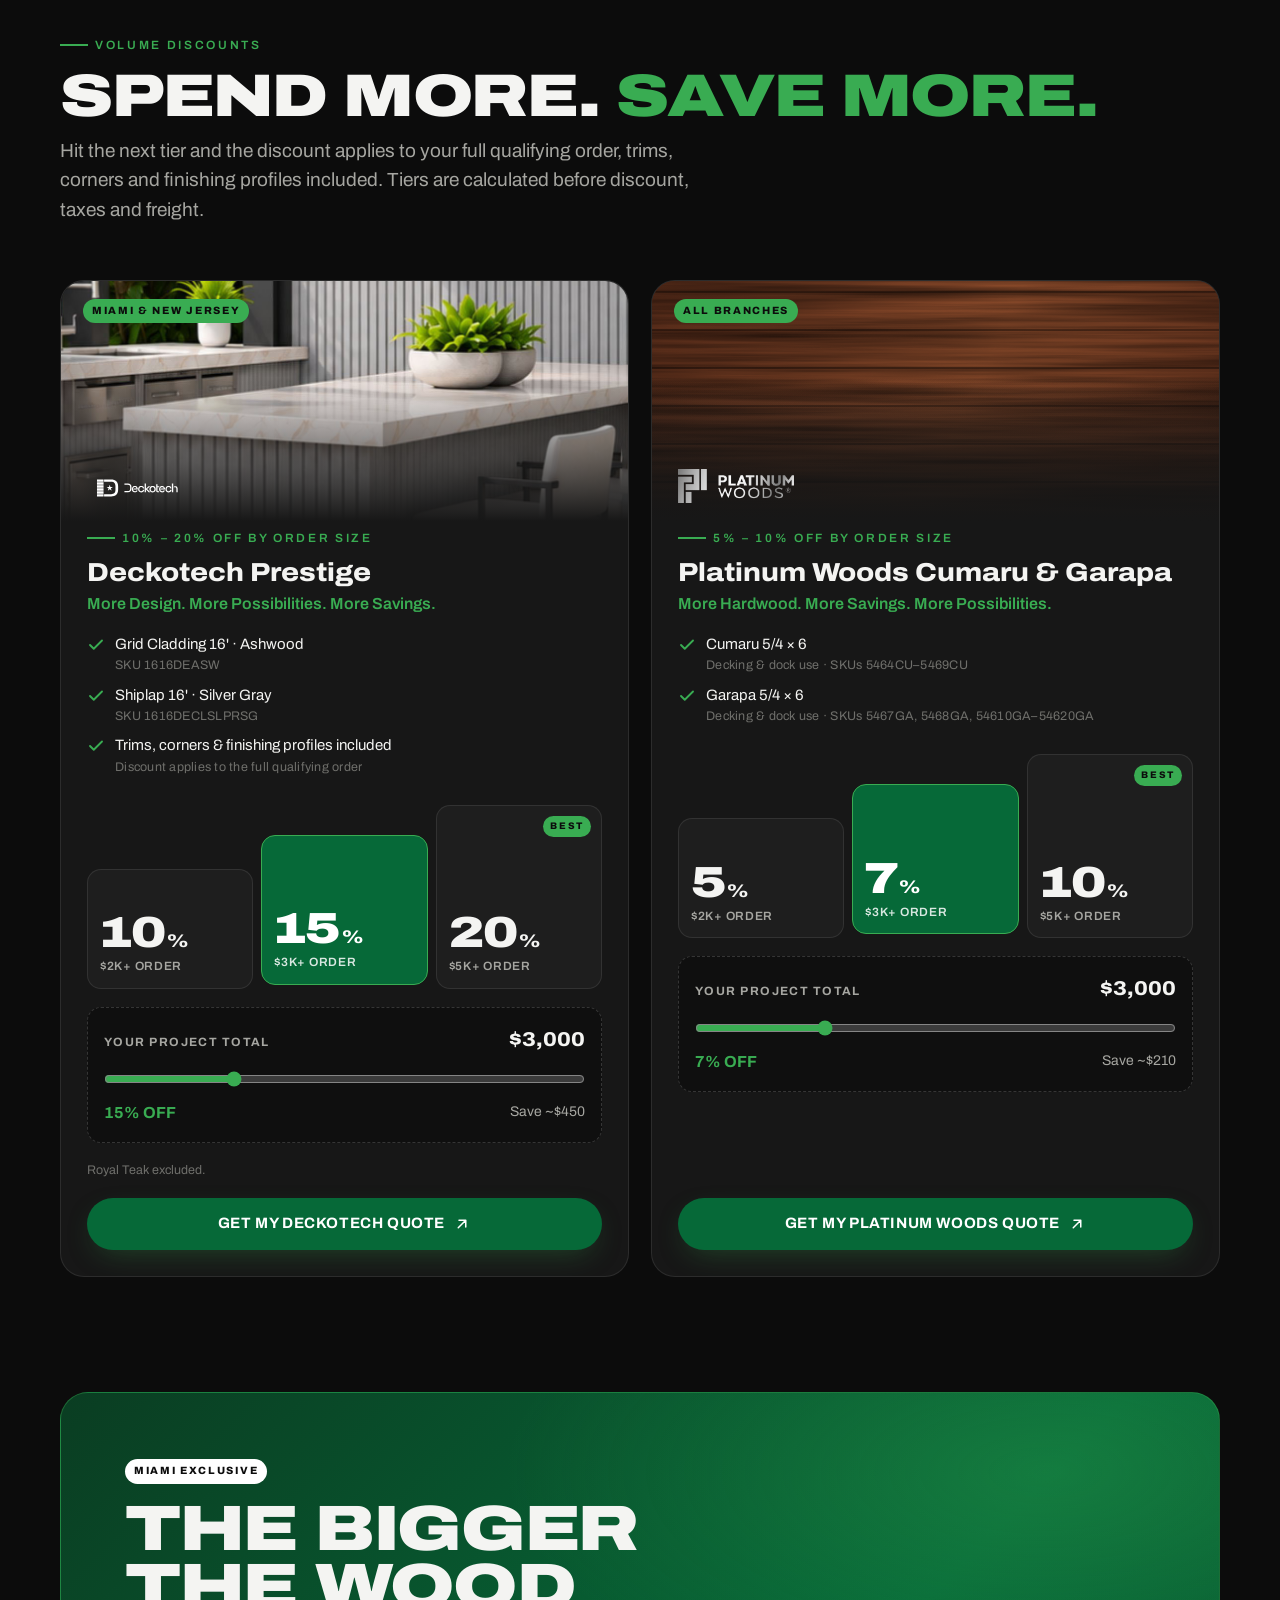
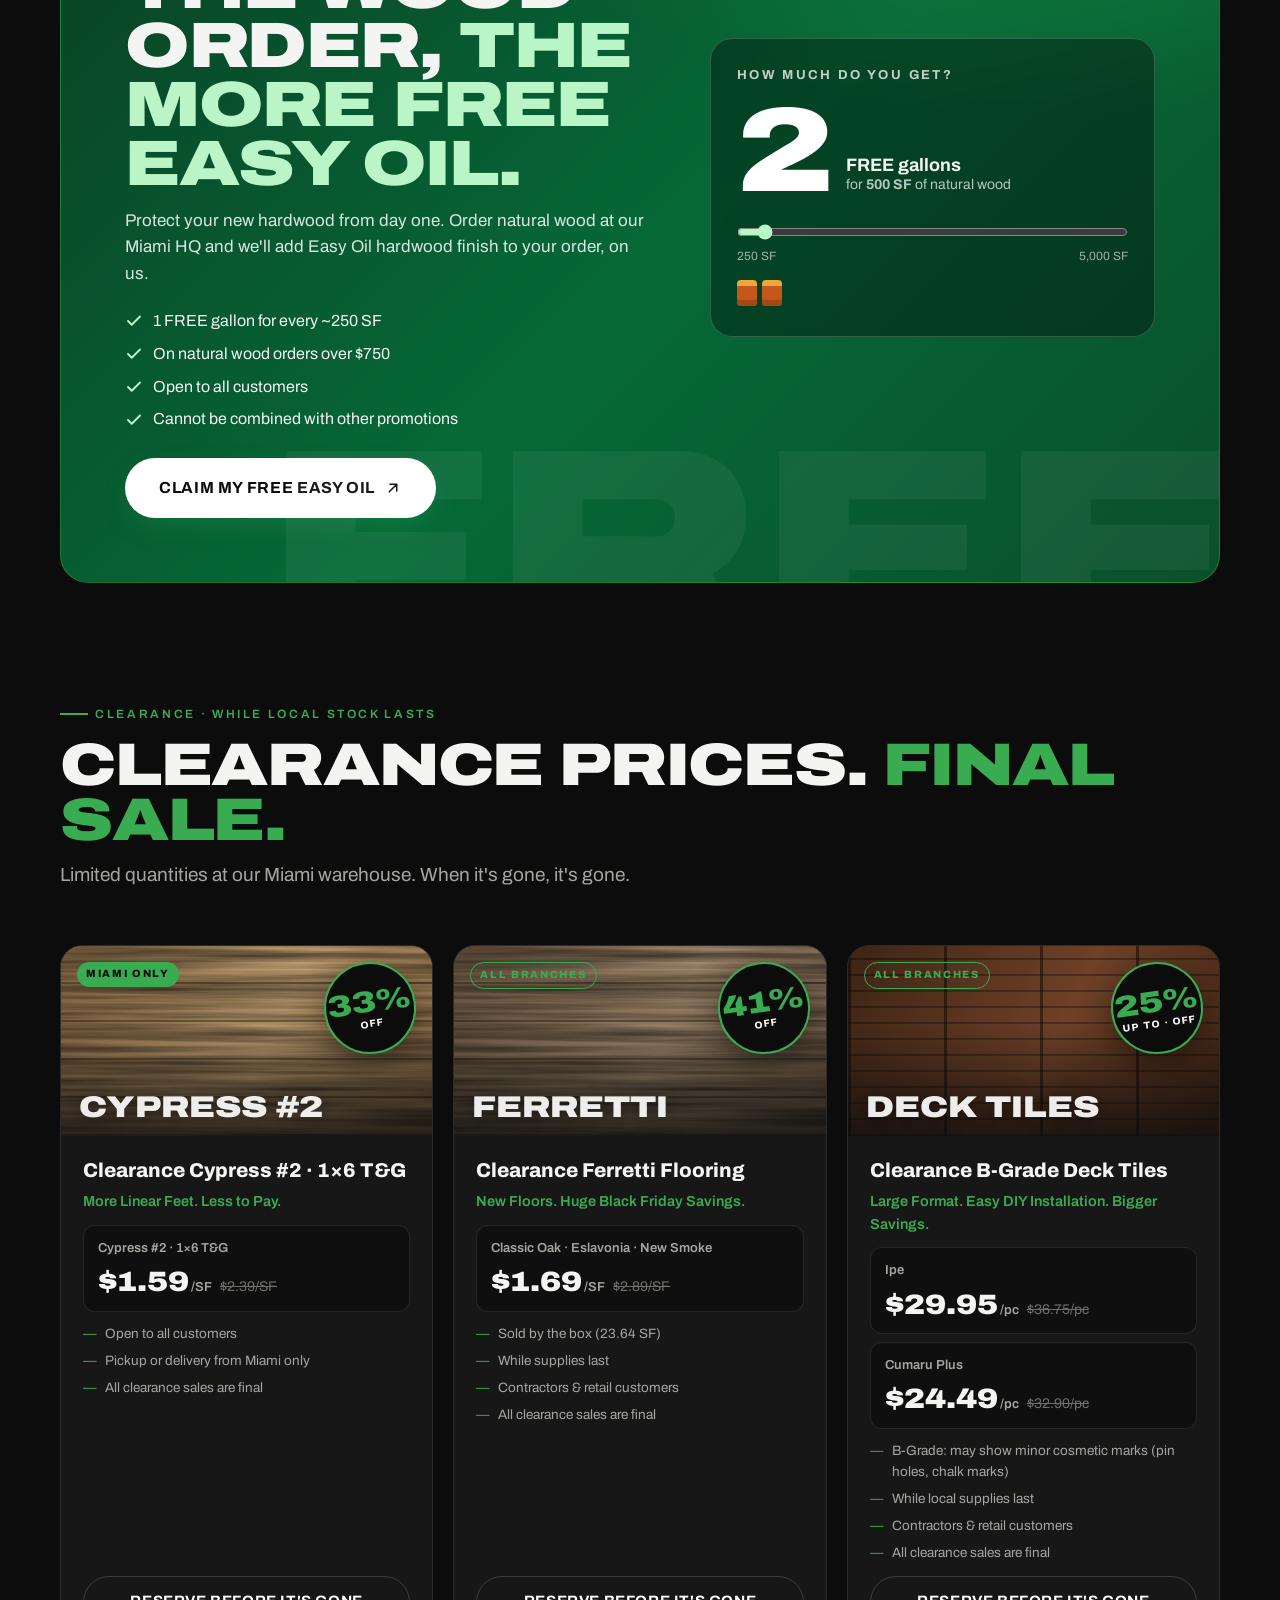
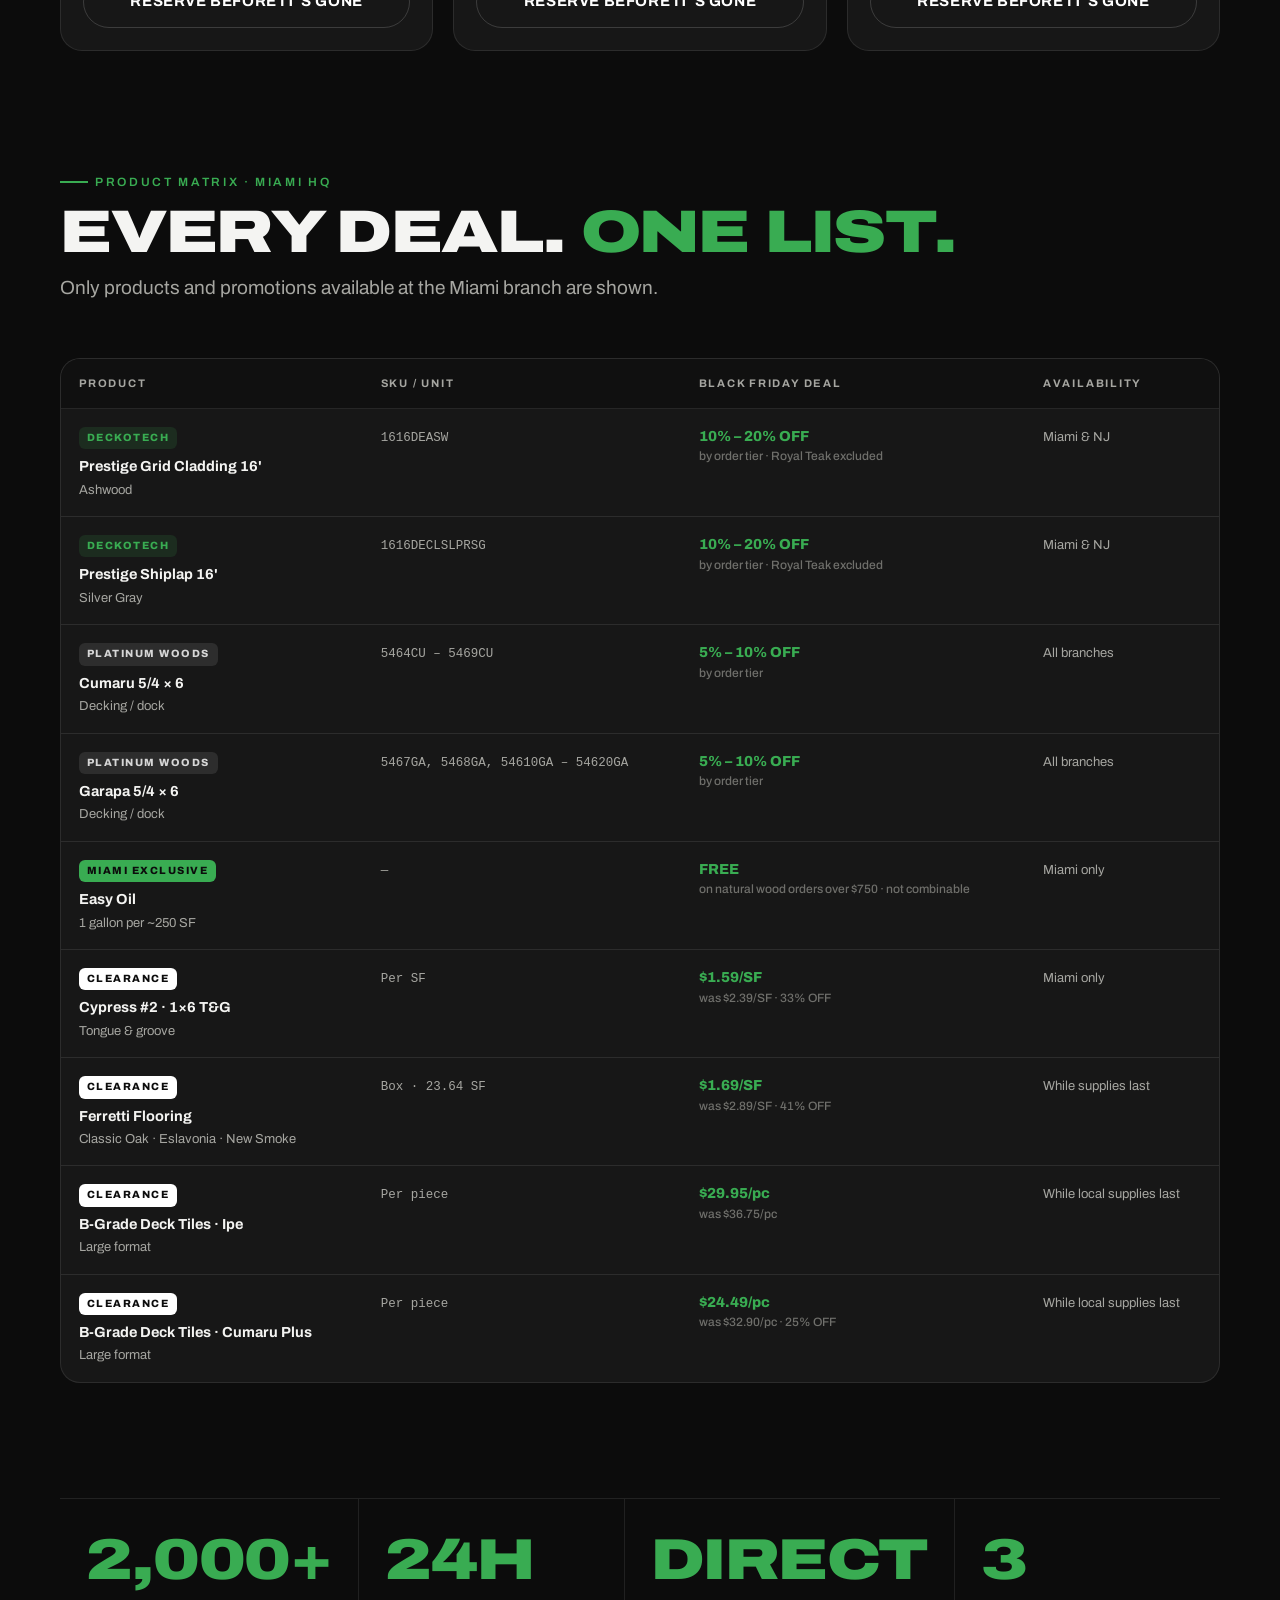
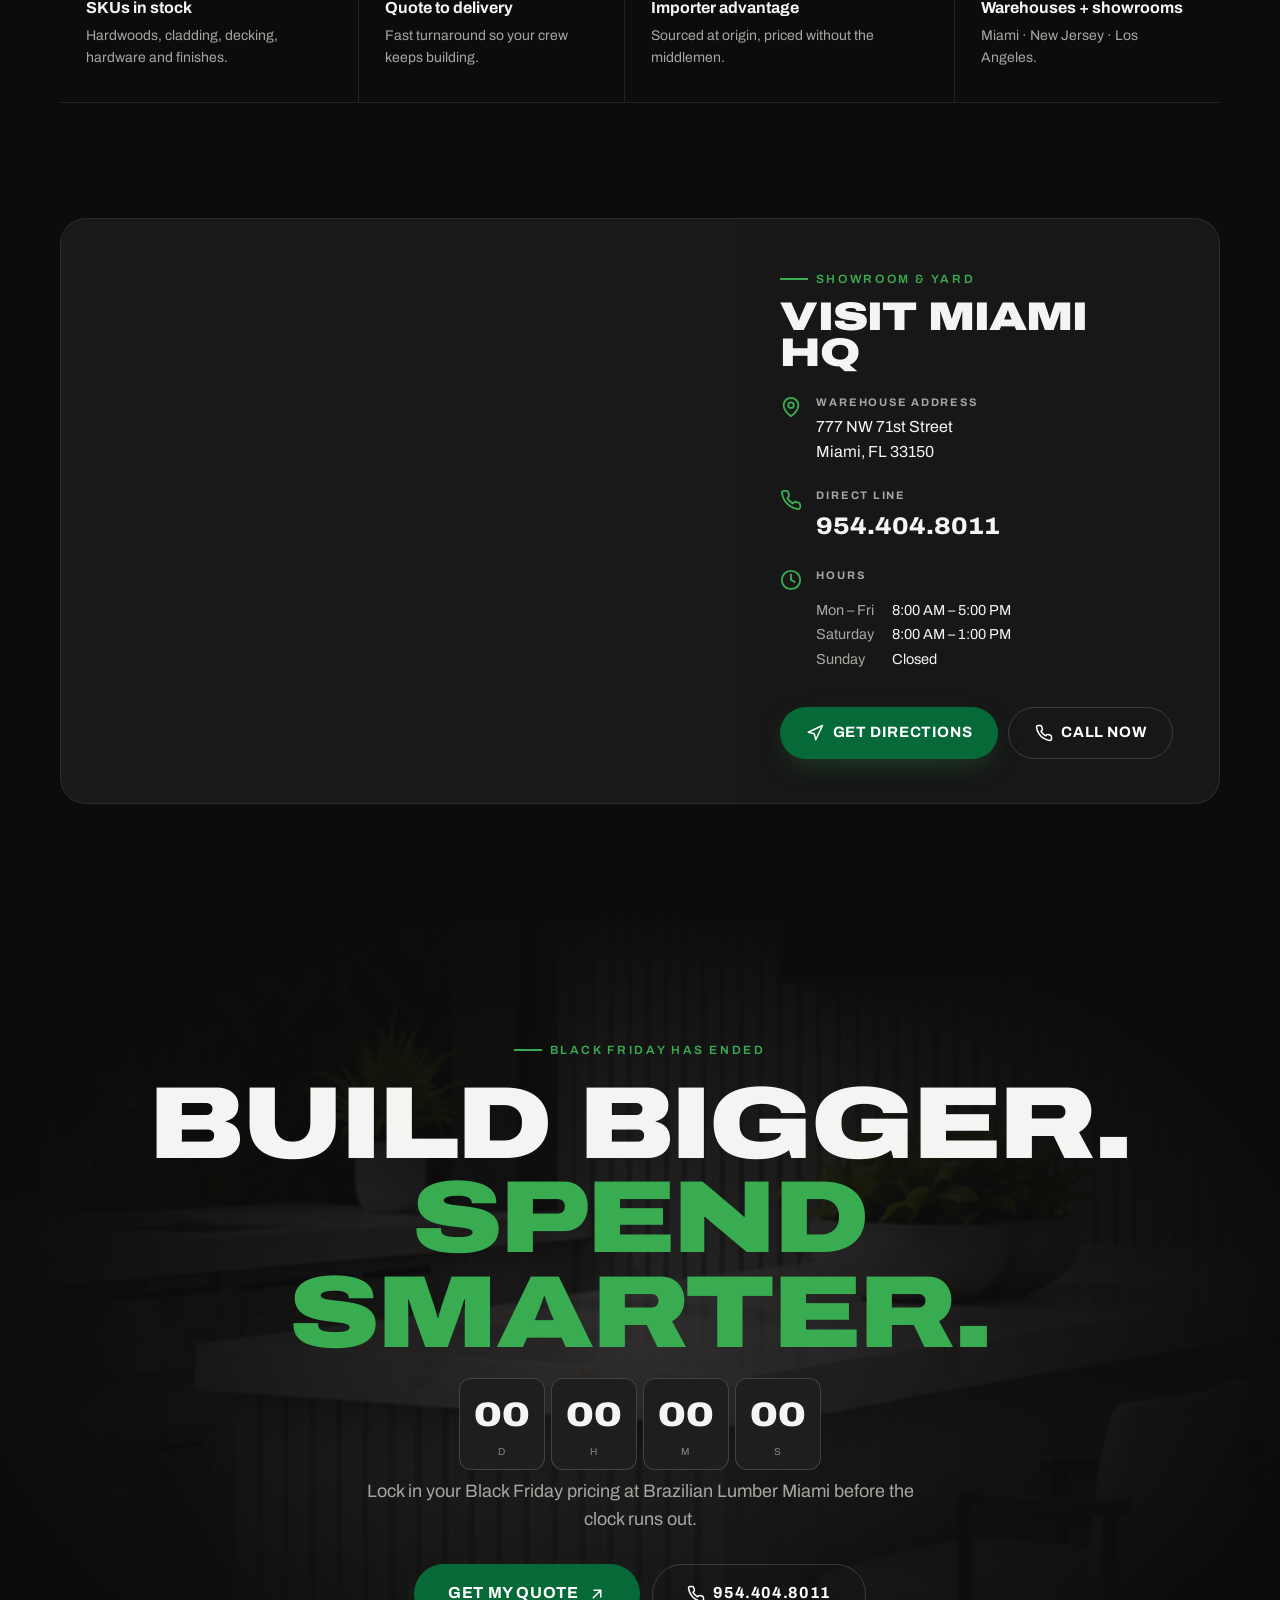
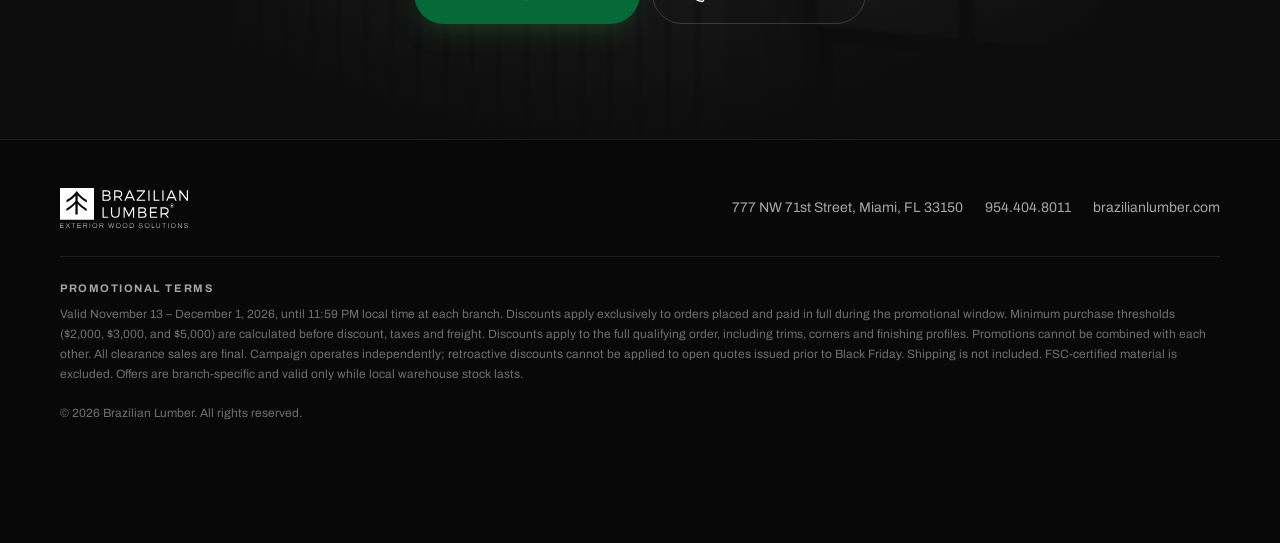
<file: miami/index.html>
<!doctype html>
<html lang="en">
<head>
<meta charset="utf-8">
<meta name="viewport" content="width=device-width, initial-scale=1, viewport-fit=cover">
<title>Black Friday 2026 · Brazilian Lumber Miami · Up to 20% OFF</title>
<meta name="description" content="Build bigger, spend smarter. Black Friday at Brazilian Lumber Miami: Nov 13 – Dec 1, 2026. Volume discounts on Deckotech and Platinum Woods plus clearance deals.">
<meta name="theme-color" content="#066938">
<meta property="og:title" content="Black Friday 2026 · Brazilian Lumber Miami · Up to 20% OFF">
<meta property="og:description" content="Build bigger, spend smarter. Black Friday at Brazilian Lumber Miami: Nov 13 – Dec 1, 2026. Volume discounts on Deckotech and Platinum Woods plus clearance deals.">
<meta property="og:image" content="../assets/img/miami-desktop.jpg">
<link rel="preload" href="../assets/fonts/Archivo-Variable.ttf" as="font" type="font/ttf" crossorigin>
<link rel="stylesheet" href="../assets/css/bf.css">
<!-- TRACKING (Manuel): Meta Pixel + Google tag go here. Branch: miami -->
</head>
<body data-branch="miami" data-deadline="2026-12-02T04:59:59Z">
<div class="topbar" role="banner">
  <div class="wrap">
    <div class="topbar__branch"><a class="topbar__logo" href="#top" aria-label="Brazilian Lumber"><img src="../assets/logos/brl-logo-white.svg" alt="Brazilian Lumber" width="96" height="30"></a><span class="tag"><svg class="ico" viewBox="0 0 24 24" fill="none" stroke="currentColor" stroke-width="2" stroke-linecap="round" stroke-linejoin="round" aria-hidden="true"><path d="M20 10c0 6-8 12-8 12s-8-6-8-12a8 8 0 0 1 16 0z"/><circle cx="12" cy="10" r="3"/></svg> Miami HQ</span></div>
    <div class="topbar__count"><span class="label" data-countdown-label>Black Friday ends in</span><div class="countdown " data-countdown aria-live="off"><span class="countdown__unit"><b data-u="d">00</b><small>d</small></span><span class="countdown__unit"><b data-u="h">00</b><small>h</small></span><span class="countdown__unit"><b data-u="m">00</b><small>m</small></span><span class="countdown__unit"><b data-u="s">00</b><small>s</small></span></div></div>
    <a class="topbar__phone" href="tel:+19544048011" aria-label="Call Miami HQ showroom 954.404.8011"><svg class="ico" viewBox="0 0 24 24" fill="none" stroke="currentColor" stroke-width="2" stroke-linecap="round" stroke-linejoin="round" aria-hidden="true"><path d="M22 16.9v3a2 2 0 0 1-2.2 2 19.8 19.8 0 0 1-8.6-3.1 19.5 19.5 0 0 1-6-6A19.8 19.8 0 0 1 2.1 4.2 2 2 0 0 1 4.1 2h3a2 2 0 0 1 2 1.7c.1.9.4 1.8.7 2.7a2 2 0 0 1-.5 2.1L8 9.8a16 16 0 0 0 6 6l1.3-1.3a2 2 0 0 1 2.1-.4c.9.3 1.8.6 2.7.7a2 2 0 0 1 1.7 2z"/></svg><span class="num">954.404.8011</span></a>
  </div>
</div>
<header class="header">
  <div class="wrap">
    <span></span>
    <span class="header__badge">Black Friday <b>2026</b> · Nov 13 – Dec 1</span>
  </div>
</header>
<main>
<section class="hero" id="top">
  <h1 class="sr-only">Black Friday at Brazilian Lumber Miami: up to 20% off Deckotech Prestige, up to 10% off Platinum Woods hardwoods and FREE Easy Oil</h1>
  <div class="hero__media">
    <picture>
      <source media="(max-width: 760px)" srcset="../assets/img/miami-mobile.jpg">
      <img src="../assets/img/miami-desktop.jpg" alt="Up to 20% off Deckotech Prestige and FREE Easy Oil on natural wood orders of $750+. Black Friday deals valid Nov 13 – Dec 1, 2026 at the Miami location." width="2401" height="1201" fetchpriority="high">
    </picture>
    <a class="hero__link" href="#quote" aria-label="Get it now: request your Black Friday quote" tabindex="-1"></a>
  </div>
  <div class="wrap hero__inner">
    <form class="form-card" id="lead-form" action="#" method="post" novalidate
      data-crm="salesforce-flowsly" data-branch="miami">
  <!-- DEV (Nicolas): set action to the Salesforce / Flowsly endpoint. Leads route by the "branch" field. -->
  <h2 id="quote">Lock in your <em>Black Friday</em> price</h2>
  <p class="sub">Get a fast quote from our Miami team. Offers end Dec 1, 11:59 PM ET.</p>

  <input type="hidden" name="branch" value="miami">
  <input type="hidden" name="campaign" value="black-friday-2026">
  <input type="hidden" name="landing_page" value="">
  <input type="hidden" name="utm_source"><input type="hidden" name="utm_medium"><input type="hidden" name="utm_campaign">
  <input type="hidden" name="utm_term"><input type="hidden" name="utm_content"><input type="hidden" name="gclid"><input type="hidden" name="fbclid">

  <div class="field">
    <label for="full_name">Full name <span class="req">*</span></label>
    <input id="full_name" name="full_name" type="text" autocomplete="name" placeholder="Jane Smith" required>
    <span class="err">Please enter your full name.</span>
  </div>
  <div class="row-2">
    <div class="field">
      <label for="phone">Phone <span class="req">*</span></label>
      <input id="phone" name="phone" type="tel" autocomplete="tel" inputmode="tel" placeholder="(555) 555-5555" required>
      <span class="err">Enter a valid phone number.</span>
    </div>
    <div class="field">
      <label for="email">Email <span class="req">*</span></label>
      <input id="email" name="email" type="email" autocomplete="email" placeholder="you@email.com" required>
      <span class="err">Enter a valid email.</span>
    </div>
  </div>
  <div class="row-2">
    <div class="field">
      <label for="role">I am a <span class="req">*</span></label>
      <select id="role" name="role" required>
        <option value="" disabled selected>Select role</option>
        <option value="contractor">Contractor</option>
        <option value="architect-designer">Architect / Designer</option>
        <option value="homeowner">Homeowner</option>
      </select>
      <span class="err">Select your role.</span>
    </div>
    <div class="field">
      <label for="approx_sf">Approx. SF <span class="req">*</span></label>
      <input id="approx_sf" name="approx_sf" type="number" min="1" inputmode="numeric" placeholder="e.g. 600" required>
      <span class="err">Enter approximate square feet.</span>
    </div>
  </div>
  <div class="field">
    <label for="product_interest">Product of interest <span class="req">*</span></label>
    <select id="product_interest" name="product_interest" required>
      <option value="" disabled selected>Choose a Black Friday product</option>
      <option value="dkt-ashwood">Deckotech Prestige · Grid Cladding Ashwood</option><option value="dkt-silvergray">Deckotech Prestige · Shiplap Silver Gray</option><option value="pw-cumaru">Platinum Woods · Cumaru 5/4 × 6</option><option value="pw-garapa">Platinum Woods · Garapa 5/4 × 6</option><option value="easy-oil">Natural wood order + FREE Easy Oil</option><option value="clr-cypress">Clearance · Cypress #2 1×6 T&amp;G</option><option value="clr-ferretti">Clearance · Ferretti Flooring</option><option value="clr-tiles">Clearance · B-Grade Deck Tiles</option><option value="multiple">Multiple products / not sure yet</option>
    </select>
    <span class="err">Choose a product.</span>
  </div>
  <button class="btn btn--block btn--lg" type="submit">Get my Black Friday quote <svg class="ico" viewBox="0 0 24 24" fill="none" stroke="currentColor" stroke-width="2" stroke-linecap="round" stroke-linejoin="round" aria-hidden="true"><path d="M7 17 17 7M8 7h9v9"/></svg></button>
  <p class="form-note">By submitting, you agree to be contacted by Brazilian Lumber about your request. No spam.</p>
  <div class="form-alt">Prefer to talk? <a href="tel:+19544048011"><svg class="ico" viewBox="0 0 24 24" fill="none" stroke="currentColor" stroke-width="2" stroke-linecap="round" stroke-linejoin="round" aria-hidden="true"><path d="M22 16.9v3a2 2 0 0 1-2.2 2 19.8 19.8 0 0 1-8.6-3.1 19.5 19.5 0 0 1-6-6A19.8 19.8 0 0 1 2.1 4.2 2 2 0 0 1 4.1 2h3a2 2 0 0 1 2 1.7c.1.9.4 1.8.7 2.7a2 2 0 0 1-.5 2.1L8 9.8a16 16 0 0 0 6 6l1.3-1.3a2 2 0 0 1 2.1-.4c.9.3 1.8.6 2.7.7a2 2 0 0 1 1.7 2z"/></svg> 954.404.8011</a></div>
</form>

  </div>
</section>
<div class="ticker" aria-hidden="true"><div class="ticker__track"><span class="ticker__item">Up to 20% OFF Deckotech Prestige</span><span class="ticker__item">Up to 10% OFF Platinum Woods</span><span class="ticker__item">FREE Easy Oil</span><span class="ticker__item">33% OFF Cypress #2</span><span class="ticker__item">41% OFF Ferretti Flooring</span><span class="ticker__item">Up to 25% OFF Deck Tiles</span><span class="ticker__item">Up to 20% OFF Deckotech Prestige</span><span class="ticker__item">Up to 10% OFF Platinum Woods</span><span class="ticker__item">FREE Easy Oil</span><span class="ticker__item">33% OFF Cypress #2</span><span class="ticker__item">41% OFF Ferretti Flooring</span><span class="ticker__item">Up to 25% OFF Deck Tiles</span><span class="ticker__item">Up to 20% OFF Deckotech Prestige</span><span class="ticker__item">Up to 10% OFF Platinum Woods</span><span class="ticker__item">FREE Easy Oil</span><span class="ticker__item">33% OFF Cypress #2</span><span class="ticker__item">41% OFF Ferretti Flooring</span><span class="ticker__item">Up to 25% OFF Deck Tiles</span><span class="ticker__item">Up to 20% OFF Deckotech Prestige</span><span class="ticker__item">Up to 10% OFF Platinum Woods</span><span class="ticker__item">FREE Easy Oil</span><span class="ticker__item">33% OFF Cypress #2</span><span class="ticker__item">41% OFF Ferretti Flooring</span><span class="ticker__item">Up to 25% OFF Deck Tiles</span></div></div>
<section class="section" id="deals" style="padding-top: clamp(72px, 9vw, 110px)">
  <div class="wrap">
    <div class="section-head reveal">
      <span class="eyebrow">Black Friday at Miami HQ</span>
      <h2 class="h2 display">The bigger the project.<br><em>The bigger the savings.</em></h2>
      <p class="lead">Build bigger, spend smarter. Every deal below is available at our Miami showroom &amp; yard, Nov 13 – Dec 1.</p>
    </div>
    <div class="deals-index"><a class="deal-tile reveal" href="#deckotech">
      <div class="deal-tile__top"><span class="deal-tile__kicker">Up to · Off</span><span class="deal-tile__arrow"><svg class="ico" viewBox="0 0 24 24" fill="none" stroke="currentColor" stroke-width="2" stroke-linecap="round" stroke-linejoin="round" aria-hidden="true"><path d="M7 17 17 7M8 7h9v9"/></svg></span></div>
      <div><div class="deal-tile__num display">20<small>%</small></div>
      <div class="deal-tile__name">Deckotech Prestige<span>Ashwood &amp; Silver Gray cladding</span></div></div>
    </a><a class="deal-tile reveal" href="#platinum-woods">
      <div class="deal-tile__top"><span class="deal-tile__kicker">Up to · Off</span><span class="deal-tile__arrow"><svg class="ico" viewBox="0 0 24 24" fill="none" stroke="currentColor" stroke-width="2" stroke-linecap="round" stroke-linejoin="round" aria-hidden="true"><path d="M7 17 17 7M8 7h9v9"/></svg></span></div>
      <div><div class="deal-tile__num display">10<small>%</small></div>
      <div class="deal-tile__name">Platinum Woods<span>Cumaru &amp; Garapa 5/4 × 6</span></div></div>
    </a><a class="deal-tile reveal" href="#easy-oil">
      <div class="deal-tile__top"><span class="flag">Miami only</span><span class="deal-tile__arrow"><svg class="ico" viewBox="0 0 24 24" fill="none" stroke="currentColor" stroke-width="2" stroke-linecap="round" stroke-linejoin="round" aria-hidden="true"><path d="M7 17 17 7M8 7h9v9"/></svg></span></div>
      <div><div class="deal-tile__num display">FREE</div>
      <div class="deal-tile__name">Easy Oil<span>On natural wood orders $750+</span></div></div>
    </a><a class="deal-tile reveal" href="#clearance">
      <div class="deal-tile__top"><span class="deal-tile__kicker">Clearance · Off</span><span class="deal-tile__arrow"><svg class="ico" viewBox="0 0 24 24" fill="none" stroke="currentColor" stroke-width="2" stroke-linecap="round" stroke-linejoin="round" aria-hidden="true"><path d="M7 17 17 7M8 7h9v9"/></svg></span></div>
      <div><div class="deal-tile__num display">41<small>%</small></div>
      <div class="deal-tile__name">Clearance deals<span>Cypress · Ferretti · Deck Tiles</span></div></div>
    </a></div>
  </div>
</section>
<section class="section" style="padding-top: 0">
  <div class="wrap">
    <div class="section-head reveal">
      <span class="eyebrow">Volume discounts</span>
      <h2 class="h2 display">Spend more. <em>Save more.</em></h2>
      <p class="lead">Hit the next tier and the discount applies to your full qualifying order, trims, corners and finishing profiles included. Tiers are calculated before discount, taxes and freight.</p>
    </div>
    <div class="tiers">
      <article class="tier-block reveal" id="deckotech" data-estimator data-tiers="[[2000,10],[3000,15],[5000,20]]">
    <div class="tier-block__media">
      <div class="tier-block__photo"><img src="../assets/img/miami-desktop.jpg" alt="" loading="lazy"></div>
      <span class="flag">Miami &amp; New Jersey</span>
      <img class="tier-block__logo tier-block__logo--dkt" src="../assets/logos/deckotech-logo.svg" alt="Deckotech">
    </div>
    <div class="tier-block__body">
      <span class="eyebrow">10% – 20% OFF by order size</span>
      <h3 class="tier-block__title">Deckotech Prestige</h3>
      <p class="tier-block__tagline">More Design. More Possibilities. More Savings.</p>
      <ul class="prod-list"><li><svg class="ico" viewBox="0 0 24 24" fill="none" stroke="currentColor" stroke-width="2.5" stroke-linecap="round" stroke-linejoin="round" aria-hidden="true"><path d="M20 6 9 17l-5-5"/></svg><span>Grid Cladding 16' · Ashwood<small>SKU 1616DEASW</small></span></li><li><svg class="ico" viewBox="0 0 24 24" fill="none" stroke="currentColor" stroke-width="2.5" stroke-linecap="round" stroke-linejoin="round" aria-hidden="true"><path d="M20 6 9 17l-5-5"/></svg><span>Shiplap 16' · Silver Gray<small>SKU 1616DECLSLPRSG</small></span></li><li><svg class="ico" viewBox="0 0 24 24" fill="none" stroke="currentColor" stroke-width="2.5" stroke-linecap="round" stroke-linejoin="round" aria-hidden="true"><path d="M20 6 9 17l-5-5"/></svg><span>Trims, corners &amp; finishing profiles included<small>Discount applies to the full qualifying order</small></span></li></ul>
      <div class="ladder"><div class="step"><div class="step__pct display">10<small>%</small></div><div class="step__min">$2K+ order</div></div><div class="step"><div class="step__pct display">15<small>%</small></div><div class="step__min">$3K+ order</div></div><div class="step"><div class="step__pct display">20<small>%</small></div><div class="step__min">$5K+ order</div></div></div>
      <div class="estimator">
        <div class="estimator__label"><span>Your project total</span><output data-out="total">$3,000</output></div>
        <input type="range" min="500" max="10000" step="250" value="3000" aria-label="Estimated project total for Deckotech">
        <div class="estimator__result"><b data-out="pct"></b><span data-out="save"></span></div>
      </div>
      <p class="fine">Royal Teak excluded.</p>
      <a class="btn btn--block" href="#quote" data-product="dkt-ashwood">Get my Deckotech quote <svg class="ico" viewBox="0 0 24 24" fill="none" stroke="currentColor" stroke-width="2" stroke-linecap="round" stroke-linejoin="round" aria-hidden="true"><path d="M7 17 17 7M8 7h9v9"/></svg></a>
    </div>
  </article>
      <article class="tier-block reveal" id="platinum-woods" data-estimator data-tiers="[[2000,5],[3000,7],[5000,10]]">
    <div class="tier-block__media">
      <div class="wood wood--planks" style="--w1:#5a2d1a;--w2:#8a4a2a"></div>
      <span class="flag">All branches</span>
      <img class="tier-block__logo " src="../assets/logos/platinum-logo.png" alt="Platinum Woods">
    </div>
    <div class="tier-block__body">
      <span class="eyebrow">5% – 10% OFF by order size</span>
      <h3 class="tier-block__title">Platinum Woods Cumaru &amp; Garapa</h3>
      <p class="tier-block__tagline">More Hardwood. More Savings. More Possibilities.</p>
      <ul class="prod-list"><li><svg class="ico" viewBox="0 0 24 24" fill="none" stroke="currentColor" stroke-width="2.5" stroke-linecap="round" stroke-linejoin="round" aria-hidden="true"><path d="M20 6 9 17l-5-5"/></svg><span>Cumaru 5/4 × 6<small>Decking &amp; dock use · SKUs 5464CU–5469CU</small></span></li><li><svg class="ico" viewBox="0 0 24 24" fill="none" stroke="currentColor" stroke-width="2.5" stroke-linecap="round" stroke-linejoin="round" aria-hidden="true"><path d="M20 6 9 17l-5-5"/></svg><span>Garapa 5/4 × 6<small>Decking &amp; dock use · SKUs 5467GA, 5468GA, 54610GA–54620GA</small></span></li></ul>
      <div class="ladder"><div class="step"><div class="step__pct display">5<small>%</small></div><div class="step__min">$2K+ order</div></div><div class="step"><div class="step__pct display">7<small>%</small></div><div class="step__min">$3K+ order</div></div><div class="step"><div class="step__pct display">10<small>%</small></div><div class="step__min">$5K+ order</div></div></div>
      <div class="estimator">
        <div class="estimator__label"><span>Your project total</span><output data-out="total">$3,000</output></div>
        <input type="range" min="500" max="10000" step="250" value="3000" aria-label="Estimated project total for Platinum Woods">
        <div class="estimator__result"><b data-out="pct"></b><span data-out="save"></span></div>
      </div>
      
      <a class="btn btn--block" href="#quote" data-product="pw-cumaru">Get my Platinum Woods quote <svg class="ico" viewBox="0 0 24 24" fill="none" stroke="currentColor" stroke-width="2" stroke-linecap="round" stroke-linejoin="round" aria-hidden="true"><path d="M7 17 17 7M8 7h9v9"/></svg></a>
    </div>
  </article>
    </div>
  </div>
</section>
<section class="section" id="easy-oil" style="padding-top: 0">
  <div class="wrap">
    <div class="exclusive reveal">
      <div>
        <span class="flag flag--white">Miami exclusive</span>
        <h3 class="display">The bigger the wood order, <em>the more FREE Easy Oil.</em></h3>
        <p>Protect your new hardwood from day one. Order natural wood at our Miami HQ and we'll add Easy Oil hardwood finish to your order, on us.</p>
        <ul><li><svg class="ico" viewBox="0 0 24 24" fill="none" stroke="currentColor" stroke-width="2.5" stroke-linecap="round" stroke-linejoin="round" aria-hidden="true"><path d="M20 6 9 17l-5-5"/></svg>1 FREE gallon for every ~250 SF</li><li><svg class="ico" viewBox="0 0 24 24" fill="none" stroke="currentColor" stroke-width="2.5" stroke-linecap="round" stroke-linejoin="round" aria-hidden="true"><path d="M20 6 9 17l-5-5"/></svg>On natural wood orders over $750</li><li><svg class="ico" viewBox="0 0 24 24" fill="none" stroke="currentColor" stroke-width="2.5" stroke-linecap="round" stroke-linejoin="round" aria-hidden="true"><path d="M20 6 9 17l-5-5"/></svg>Open to all customers</li><li><svg class="ico" viewBox="0 0 24 24" fill="none" stroke="currentColor" stroke-width="2.5" stroke-linecap="round" stroke-linejoin="round" aria-hidden="true"><path d="M20 6 9 17l-5-5"/></svg>Cannot be combined with other promotions</li></ul>
        <a class="btn btn--lg" style="background:#fff;color:var(--ink)" href="#quote" data-product="easy-oil">Claim my free Easy Oil <svg class="ico" viewBox="0 0 24 24" fill="none" stroke="currentColor" stroke-width="2" stroke-linecap="round" stroke-linejoin="round" aria-hidden="true"><path d="M7 17 17 7M8 7h9v9"/></svg></a>
      </div>
      <div class="oil-calc" data-oil>
        <h4>How much do you get?</h4>
        <div class="oil-calc__out">
          <span class="oil-calc__num display" data-out="gal">2</span>
          <span class="oil-calc__unit">FREE gallons<span>for <b data-out="sf">500 SF</b> of natural wood</span></span>
        </div>
        <input type="range" min="250" max="5000" step="50" value="500" aria-label="Project size in square feet">
        <div class="scale"><span>250 SF</span><span>5,000 SF</span></div>
        <div class="cans" aria-hidden="true"></div>
      </div>
    </div>
  </div>
</section>
<section class="section" id="clearance" style="padding-top: 0">
  <div class="wrap">
    <div class="section-head reveal">
      <span class="eyebrow">Clearance · while local stock lasts</span>
      <h2 class="h2 display">Clearance prices. <em>Final sale.</em></h2>
      <p class="lead">Limited quantities at our Miami warehouse. When it's gone, it's gone.</p>
    </div>
    <div class="clearance-grid"><article class="c-card reveal" id="cypress">
      <div class="c-card__visual">
        <div class="wood wood--planks" style="--w1:#8a6a45;--w2:#c2a072"></div>
        <span class="flag">Miami only</span>
        <div class="c-card__pct"><div><b>33%</b><small>OFF</small></div></div>
        <span class="c-card__species">Cypress #2</span>
      </div>
      <div class="c-card__body">
        <h3 class="c-card__title">Clearance Cypress #2 · 1×6 T&amp;G</h3>
        <p class="c-card__tag">More Linear Feet. Less to Pay.</p>
        <div class="price-rows"><div class="price"><span class="price__name">Cypress #2 · 1×6 T&amp;G</span>
          <span><span class="price__now">$1.59<small>/SF</small></span><span class="price__was">$2.39/SF</span></span></div></div>
        <ul><li>Open to all customers</li><li>Pickup or delivery from Miami only</li><li>All clearance sales are final</li></ul>
        <a class="btn btn--ghost btn--block" href="#quote" data-product="clr-cypress">Reserve before it's gone</a>
      </div>
    </article><article class="c-card reveal" id="ferretti">
      <div class="c-card__visual">
        <div class="wood wood--planks" style="--w1:#6d5843;--w2:#a28a6d"></div>
        <span class="flag flag--outline">All branches</span>
        <div class="c-card__pct"><div><b>41%</b><small>OFF</small></div></div>
        <span class="c-card__species">Ferretti</span>
      </div>
      <div class="c-card__body">
        <h3 class="c-card__title">Clearance Ferretti Flooring</h3>
        <p class="c-card__tag">New Floors. Huge Black Friday Savings.</p>
        <div class="price-rows"><div class="price"><span class="price__name">Classic Oak · Eslavonia · New Smoke</span>
          <span><span class="price__now">$1.69<small>/SF</small></span><span class="price__was">$2.89/SF</span></span></div></div>
        <ul><li>Sold by the box (23.64 SF)</li><li>While supplies last</li><li>Contractors &amp; retail customers</li><li>All clearance sales are final</li></ul>
        <a class="btn btn--ghost btn--block" href="#quote" data-product="clr-ferretti">Reserve before it's gone</a>
      </div>
    </article><article class="c-card reveal" id="deck-tiles">
      <div class="c-card__visual">
        <div class="wood wood--tiles" style="--w1:#3d2414;--w2:#6e4128"></div>
        <span class="flag flag--outline">All branches</span>
        <div class="c-card__pct"><div><b>25%</b><small>UP TO · OFF</small></div></div>
        <span class="c-card__species">Deck Tiles</span>
      </div>
      <div class="c-card__body">
        <h3 class="c-card__title">Clearance B-Grade Deck Tiles</h3>
        <p class="c-card__tag">Large Format. Easy DIY Installation. Bigger Savings.</p>
        <div class="price-rows"><div class="price"><span class="price__name">Ipe</span>
          <span><span class="price__now">$29.95<small>/pc</small></span><span class="price__was">$36.75/pc</span></span></div><div class="price"><span class="price__name">Cumaru Plus</span>
          <span><span class="price__now">$24.49<small>/pc</small></span><span class="price__was">$32.90/pc</span></span></div></div>
        <ul><li>B-Grade: may show minor cosmetic marks (pin holes, chalk marks)</li><li>While local supplies last</li><li>Contractors &amp; retail customers</li><li>All clearance sales are final</li></ul>
        <a class="btn btn--ghost btn--block" href="#quote" data-product="clr-tiles">Reserve before it's gone</a>
      </div>
    </article></div>
  </div>
</section>
<section class="section" id="products" style="padding-top: 0">
  <div class="wrap">
    <div class="section-head reveal">
      <span class="eyebrow">Product matrix · Miami HQ</span>
      <h2 class="h2 display">Every deal. <em>One list.</em></h2>
      <p class="lead">Only products and promotions available at the Miami branch are shown.</p>
    </div>
    <div class="reveal">
      <table class="matrix">
        <thead><tr><th>Product</th><th>SKU / unit</th><th>Black Friday deal</th><th>Availability</th></tr></thead>
        <tbody><tr>
        <td data-label="Product"><span class="line line--dkt">Deckotech</span><span class="pname">Prestige Grid Cladding 16'</span><span class="avail">Ashwood</span></td>
        <td data-label="SKU / unit"><span class="sku">1616DEASW</span></td>
        <td data-label="Black Friday deal"><span class="deal">10% – 20% OFF<small>by order tier · Royal Teak excluded</small></span></td>
        <td data-label="Availability"><span class="avail">Miami &amp; NJ</span></td>
      </tr><tr>
        <td data-label="Product"><span class="line line--dkt">Deckotech</span><span class="pname">Prestige Shiplap 16'</span><span class="avail">Silver Gray</span></td>
        <td data-label="SKU / unit"><span class="sku">1616DECLSLPRSG</span></td>
        <td data-label="Black Friday deal"><span class="deal">10% – 20% OFF<small>by order tier · Royal Teak excluded</small></span></td>
        <td data-label="Availability"><span class="avail">Miami &amp; NJ</span></td>
      </tr><tr>
        <td data-label="Product"><span class="line line--pw">Platinum Woods</span><span class="pname">Cumaru 5/4 × 6</span><span class="avail">Decking / dock</span></td>
        <td data-label="SKU / unit"><span class="sku">5464CU – 5469CU</span></td>
        <td data-label="Black Friday deal"><span class="deal">5% – 10% OFF<small>by order tier</small></span></td>
        <td data-label="Availability"><span class="avail">All branches</span></td>
      </tr><tr>
        <td data-label="Product"><span class="line line--pw">Platinum Woods</span><span class="pname">Garapa 5/4 × 6</span><span class="avail">Decking / dock</span></td>
        <td data-label="SKU / unit"><span class="sku">5467GA, 5468GA, 54610GA – 54620GA</span></td>
        <td data-label="Black Friday deal"><span class="deal">5% – 10% OFF<small>by order tier</small></span></td>
        <td data-label="Availability"><span class="avail">All branches</span></td>
      </tr><tr>
        <td data-label="Product"><span class="line line--exc">Miami exclusive</span><span class="pname">Easy Oil</span><span class="avail">1 gallon per ~250 SF</span></td>
        <td data-label="SKU / unit"><span class="sku">—</span></td>
        <td data-label="Black Friday deal"><span class="deal">FREE<small>on natural wood orders over $750 · not combinable</small></span></td>
        <td data-label="Availability"><span class="avail">Miami only</span></td>
      </tr><tr>
        <td data-label="Product"><span class="line line--clr">Clearance</span><span class="pname">Cypress #2 · 1×6 T&amp;G</span><span class="avail">Tongue &amp; groove</span></td>
        <td data-label="SKU / unit"><span class="sku">Per SF</span></td>
        <td data-label="Black Friday deal"><span class="deal">$1.59/SF<small>was $2.39/SF · 33% OFF</small></span></td>
        <td data-label="Availability"><span class="avail">Miami only</span></td>
      </tr><tr>
        <td data-label="Product"><span class="line line--clr">Clearance</span><span class="pname">Ferretti Flooring</span><span class="avail">Classic Oak · Eslavonia · New Smoke</span></td>
        <td data-label="SKU / unit"><span class="sku">Box · 23.64 SF</span></td>
        <td data-label="Black Friday deal"><span class="deal">$1.69/SF<small>was $2.89/SF · 41% OFF</small></span></td>
        <td data-label="Availability"><span class="avail">While supplies last</span></td>
      </tr><tr>
        <td data-label="Product"><span class="line line--clr">Clearance</span><span class="pname">B-Grade Deck Tiles · Ipe</span><span class="avail">Large format</span></td>
        <td data-label="SKU / unit"><span class="sku">Per piece</span></td>
        <td data-label="Black Friday deal"><span class="deal">$29.95/pc<small>was $36.75/pc</small></span></td>
        <td data-label="Availability"><span class="avail">While local supplies last</span></td>
      </tr><tr>
        <td data-label="Product"><span class="line line--clr">Clearance</span><span class="pname">B-Grade Deck Tiles · Cumaru Plus</span><span class="avail">Large format</span></td>
        <td data-label="SKU / unit"><span class="sku">Per piece</span></td>
        <td data-label="Black Friday deal"><span class="deal">$24.49/pc<small>was $32.90/pc · 25% OFF</small></span></td>
        <td data-label="Availability"><span class="avail">While local supplies last</span></td>
      </tr></tbody>
      </table>
    </div>
  </div>
</section>
<section class="section" style="padding-top: 0">
  <div class="wrap"><div class="why"><div class="why__item reveal"><div class="why__num display">2,000+</div><div class="why__label">SKUs in stock</div><div class="why__desc">Hardwoods, cladding, decking, hardware and finishes.</div></div><div class="why__item reveal"><div class="why__num display">24h</div><div class="why__label">Quote to delivery</div><div class="why__desc">Fast turnaround so your crew keeps building.</div></div><div class="why__item reveal"><div class="why__num display">Direct</div><div class="why__label">Importer advantage</div><div class="why__desc">Sourced at origin, priced without the middlemen.</div></div><div class="why__item reveal"><div class="why__num display">3</div><div class="why__label">Warehouses + showrooms</div><div class="why__desc">Miami · New Jersey · Los Angeles.</div></div></div></div>
</section>
<section class="section" id="showroom" style="padding-top: 0">
  <div class="wrap">
    <div class="showroom reveal">
      <div class="showroom__map">
        <iframe title="Map: Brazilian Lumber Miami HQ" loading="lazy" referrerpolicy="no-referrer-when-downgrade"
          src="https://maps.google.com/maps?q=777+NW+71st+Street,+Miami,+FL+33150&amp;z=15&amp;output=embed"></iframe>
      </div>
      <div class="showroom__info">
        <div>
          <span class="eyebrow">Showroom &amp; yard</span>
          <h3 class="display">Visit Miami HQ</h3>
        </div>
        <div class="info-row"><svg class="ico" viewBox="0 0 24 24" fill="none" stroke="currentColor" stroke-width="2" stroke-linecap="round" stroke-linejoin="round" aria-hidden="true"><path d="M20 10c0 6-8 12-8 12s-8-6-8-12a8 8 0 0 1 16 0z"/><circle cx="12" cy="10" r="3"/></svg><div><strong>Warehouse address</strong>777 NW 71st Street<br>Miami, FL 33150</div></div>
        <div class="info-row"><svg class="ico" viewBox="0 0 24 24" fill="none" stroke="currentColor" stroke-width="2" stroke-linecap="round" stroke-linejoin="round" aria-hidden="true"><path d="M22 16.9v3a2 2 0 0 1-2.2 2 19.8 19.8 0 0 1-8.6-3.1 19.5 19.5 0 0 1-6-6A19.8 19.8 0 0 1 2.1 4.2 2 2 0 0 1 4.1 2h3a2 2 0 0 1 2 1.7c.1.9.4 1.8.7 2.7a2 2 0 0 1-.5 2.1L8 9.8a16 16 0 0 0 6 6l1.3-1.3a2 2 0 0 1 2.1-.4c.9.3 1.8.6 2.7.7a2 2 0 0 1 1.7 2z"/></svg><div><strong>Direct line</strong><a class="big" href="tel:+19544048011">954.404.8011</a></div></div>
        <div class="info-row"><svg class="ico" viewBox="0 0 24 24" fill="none" stroke="currentColor" stroke-width="2" stroke-linecap="round" stroke-linejoin="round" aria-hidden="true"><circle cx="12" cy="12" r="10"/><path d="M12 6v6l4 2"/></svg><div><strong>Hours</strong><dl class="hours"><dt>Mon – Fri</dt><dd>8:00 AM – 5:00 PM</dd><dt>Saturday</dt><dd>8:00 AM – 1:00 PM</dd><dt>Sunday</dt><dd>Closed</dd></dl></div></div>
        <div class="showroom__ctas">
          <a class="btn" href="https://www.google.com/maps/dir/?api=1&amp;destination=777+NW+71st+Street,+Miami,+FL+33150" target="_blank" rel="noopener"><svg class="ico" viewBox="0 0 24 24" fill="none" stroke="currentColor" stroke-width="2" stroke-linecap="round" stroke-linejoin="round" aria-hidden="true"><path d="m3 11 19-9-9 19-2-8-8-2z"/></svg> Get directions</a>
          <a class="btn btn--ghost" href="tel:+19544048011"><svg class="ico" viewBox="0 0 24 24" fill="none" stroke="currentColor" stroke-width="2" stroke-linecap="round" stroke-linejoin="round" aria-hidden="true"><path d="M22 16.9v3a2 2 0 0 1-2.2 2 19.8 19.8 0 0 1-8.6-3.1 19.5 19.5 0 0 1-6-6A19.8 19.8 0 0 1 2.1 4.2 2 2 0 0 1 4.1 2h3a2 2 0 0 1 2 1.7c.1.9.4 1.8.7 2.7a2 2 0 0 1-.5 2.1L8 9.8a16 16 0 0 0 6 6l1.3-1.3a2 2 0 0 1 2.1-.4c.9.3 1.8.6 2.7.7a2 2 0 0 1 1.7 2z"/></svg> Call now</a>
        </div>
      </div>
    </div>
  </div>
</section>
<section class="section final">
  <div class="final__bg"><img src="../assets/img/miami-desktop.jpg" alt="" loading="lazy"></div>
  <div class="wrap reveal">
    <span class="eyebrow" data-countdown-label>Black Friday ends Dec 1 · 11:59 PM ET</span>
    <h2 class="display">Build bigger.<em>Spend smarter.</em></h2>
    <div class="final__count"><div class="countdown " data-countdown aria-live="off"><span class="countdown__unit"><b data-u="d">00</b><small>d</small></span><span class="countdown__unit"><b data-u="h">00</b><small>h</small></span><span class="countdown__unit"><b data-u="m">00</b><small>m</small></span><span class="countdown__unit"><b data-u="s">00</b><small>s</small></span></div></div>
    <p>Lock in your Black Friday pricing at Brazilian Lumber Miami before the clock runs out.</p>
    <div class="final__ctas">
      <a class="btn btn--lg" href="#quote">Get my quote <svg class="ico" viewBox="0 0 24 24" fill="none" stroke="currentColor" stroke-width="2" stroke-linecap="round" stroke-linejoin="round" aria-hidden="true"><path d="M7 17 17 7M8 7h9v9"/></svg></a>
      <a class="btn btn--lg btn--ghost" href="tel:+19544048011"><svg class="ico" viewBox="0 0 24 24" fill="none" stroke="currentColor" stroke-width="2" stroke-linecap="round" stroke-linejoin="round" aria-hidden="true"><path d="M22 16.9v3a2 2 0 0 1-2.2 2 19.8 19.8 0 0 1-8.6-3.1 19.5 19.5 0 0 1-6-6A19.8 19.8 0 0 1 2.1 4.2 2 2 0 0 1 4.1 2h3a2 2 0 0 1 2 1.7c.1.9.4 1.8.7 2.7a2 2 0 0 1-.5 2.1L8 9.8a16 16 0 0 0 6 6l1.3-1.3a2 2 0 0 1 2.1-.4c.9.3 1.8.6 2.7.7a2 2 0 0 1 1.7 2z"/></svg> 954.404.8011</a>
    </div>
  </div>
</section>
</main>
<footer class="footer">
  <div class="wrap">
    <div class="footer__top">
      <img src="../assets/logos/brl-logo-white.svg" alt="Brazilian Lumber" width="128" height="40">
      <div class="footer__contact">
        <span>777 NW 71st Street, Miami, FL 33150</span>
        <a href="tel:+19544048011">954.404.8011</a>
        <a href="https://brazilianlumber.com" target="_blank" rel="noopener">brazilianlumber.com</a>
      </div>
    </div>
    <div class="legal">
      <strong>Promotional terms</strong>
      <p>Valid November 13 – December 1, 2026, until 11:59 PM local time at each branch. Discounts apply exclusively to orders placed and paid in full during the promotional window. Minimum purchase thresholds ($2,000, $3,000, and $5,000) are calculated before discount, taxes and freight. Discounts apply to the full qualifying order, including trims, corners and finishing profiles. Promotions cannot be combined with each other. All clearance sales are final. Campaign operates independently; retroactive discounts cannot be applied to open quotes issued prior to Black Friday. Shipping is not included. FSC-certified material is excluded. Offers are branch-specific and valid only while local warehouse stock lasts.</p>
    </div>
    <div class="copy">© 2026 Brazilian Lumber. All rights reserved.</div>
  </div>
</footer>
<div class="mbar">
  <a class="btn btn--ghost" href="tel:+19544048011"><svg class="ico" viewBox="0 0 24 24" fill="none" stroke="currentColor" stroke-width="2" stroke-linecap="round" stroke-linejoin="round" aria-hidden="true"><path d="M22 16.9v3a2 2 0 0 1-2.2 2 19.8 19.8 0 0 1-8.6-3.1 19.5 19.5 0 0 1-6-6A19.8 19.8 0 0 1 2.1 4.2 2 2 0 0 1 4.1 2h3a2 2 0 0 1 2 1.7c.1.9.4 1.8.7 2.7a2 2 0 0 1-.5 2.1L8 9.8a16 16 0 0 0 6 6l1.3-1.3a2 2 0 0 1 2.1-.4c.9.3 1.8.6 2.7.7a2 2 0 0 1 1.7 2z"/></svg> Call</a>
  <a class="btn" href="#quote">Get quote</a>
</div>
<script src="../assets/js/bf.js" defer></script>
</body>
</html>
</file>
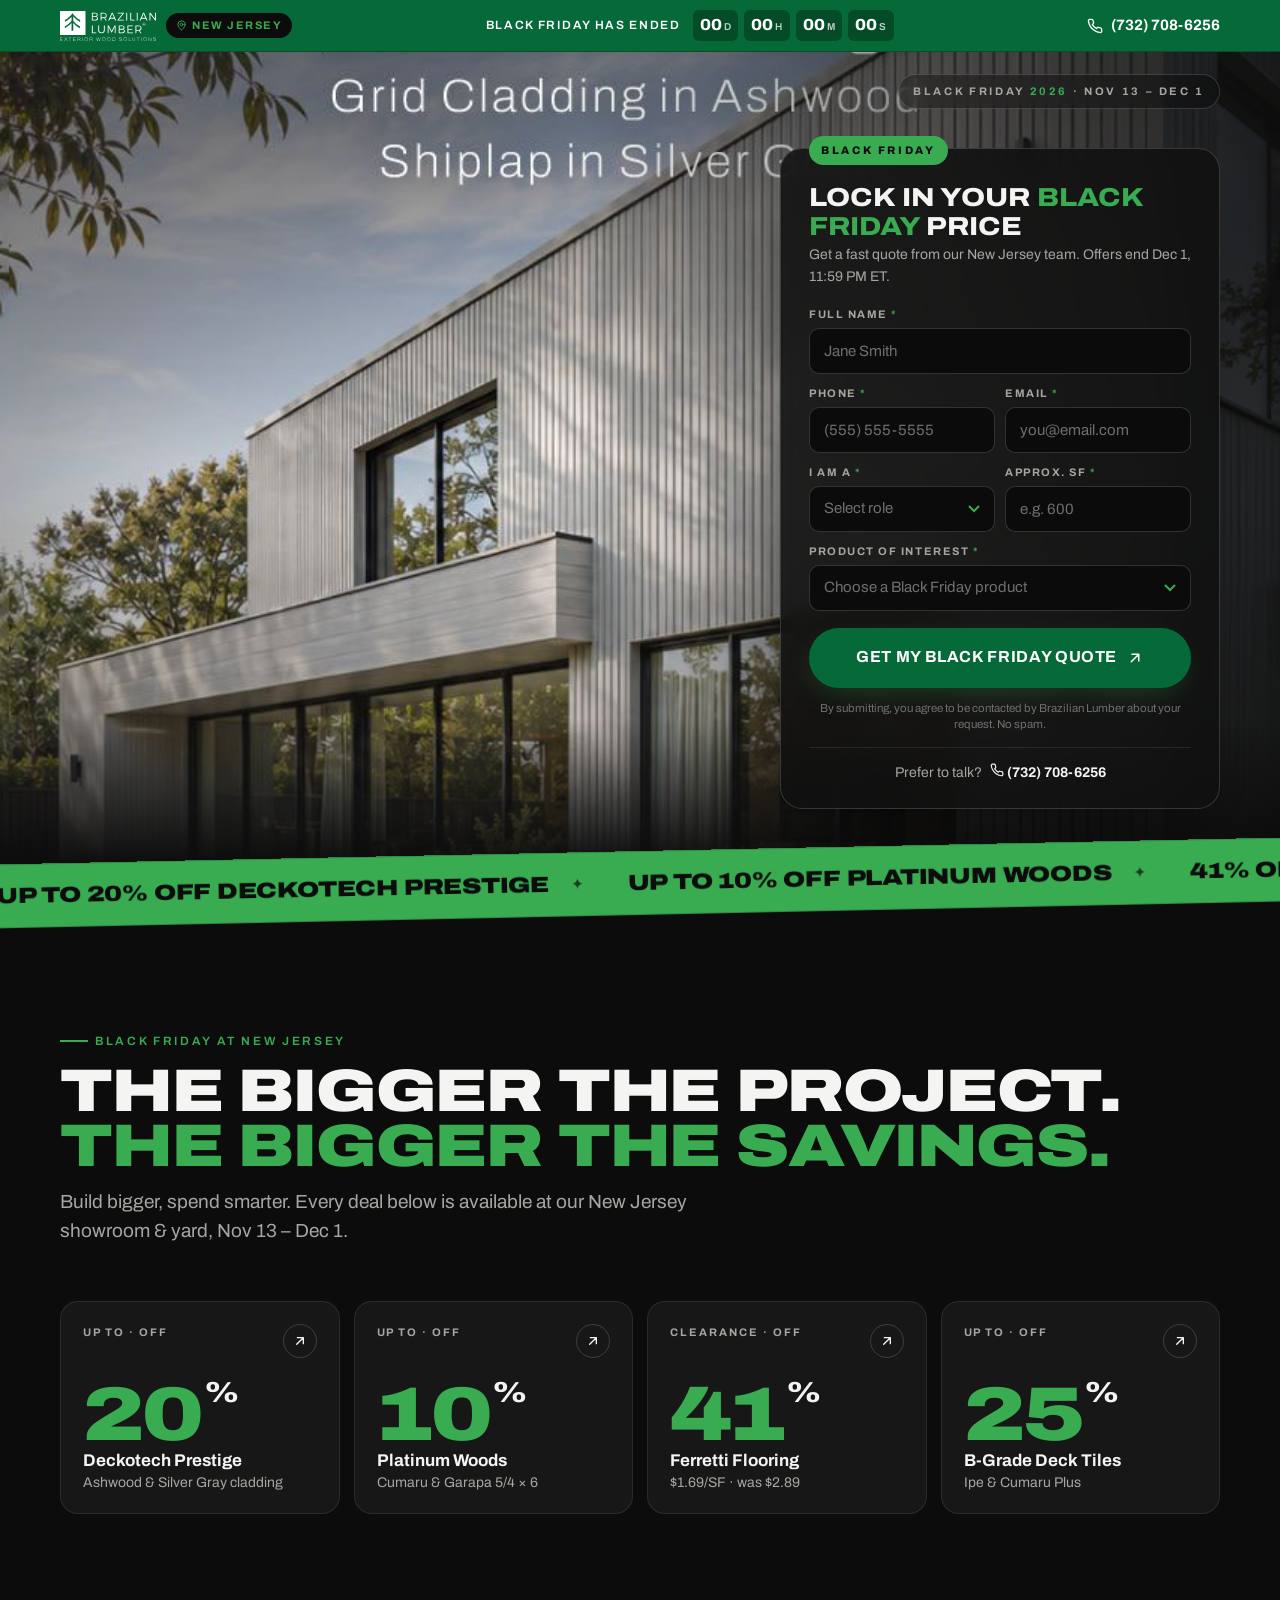
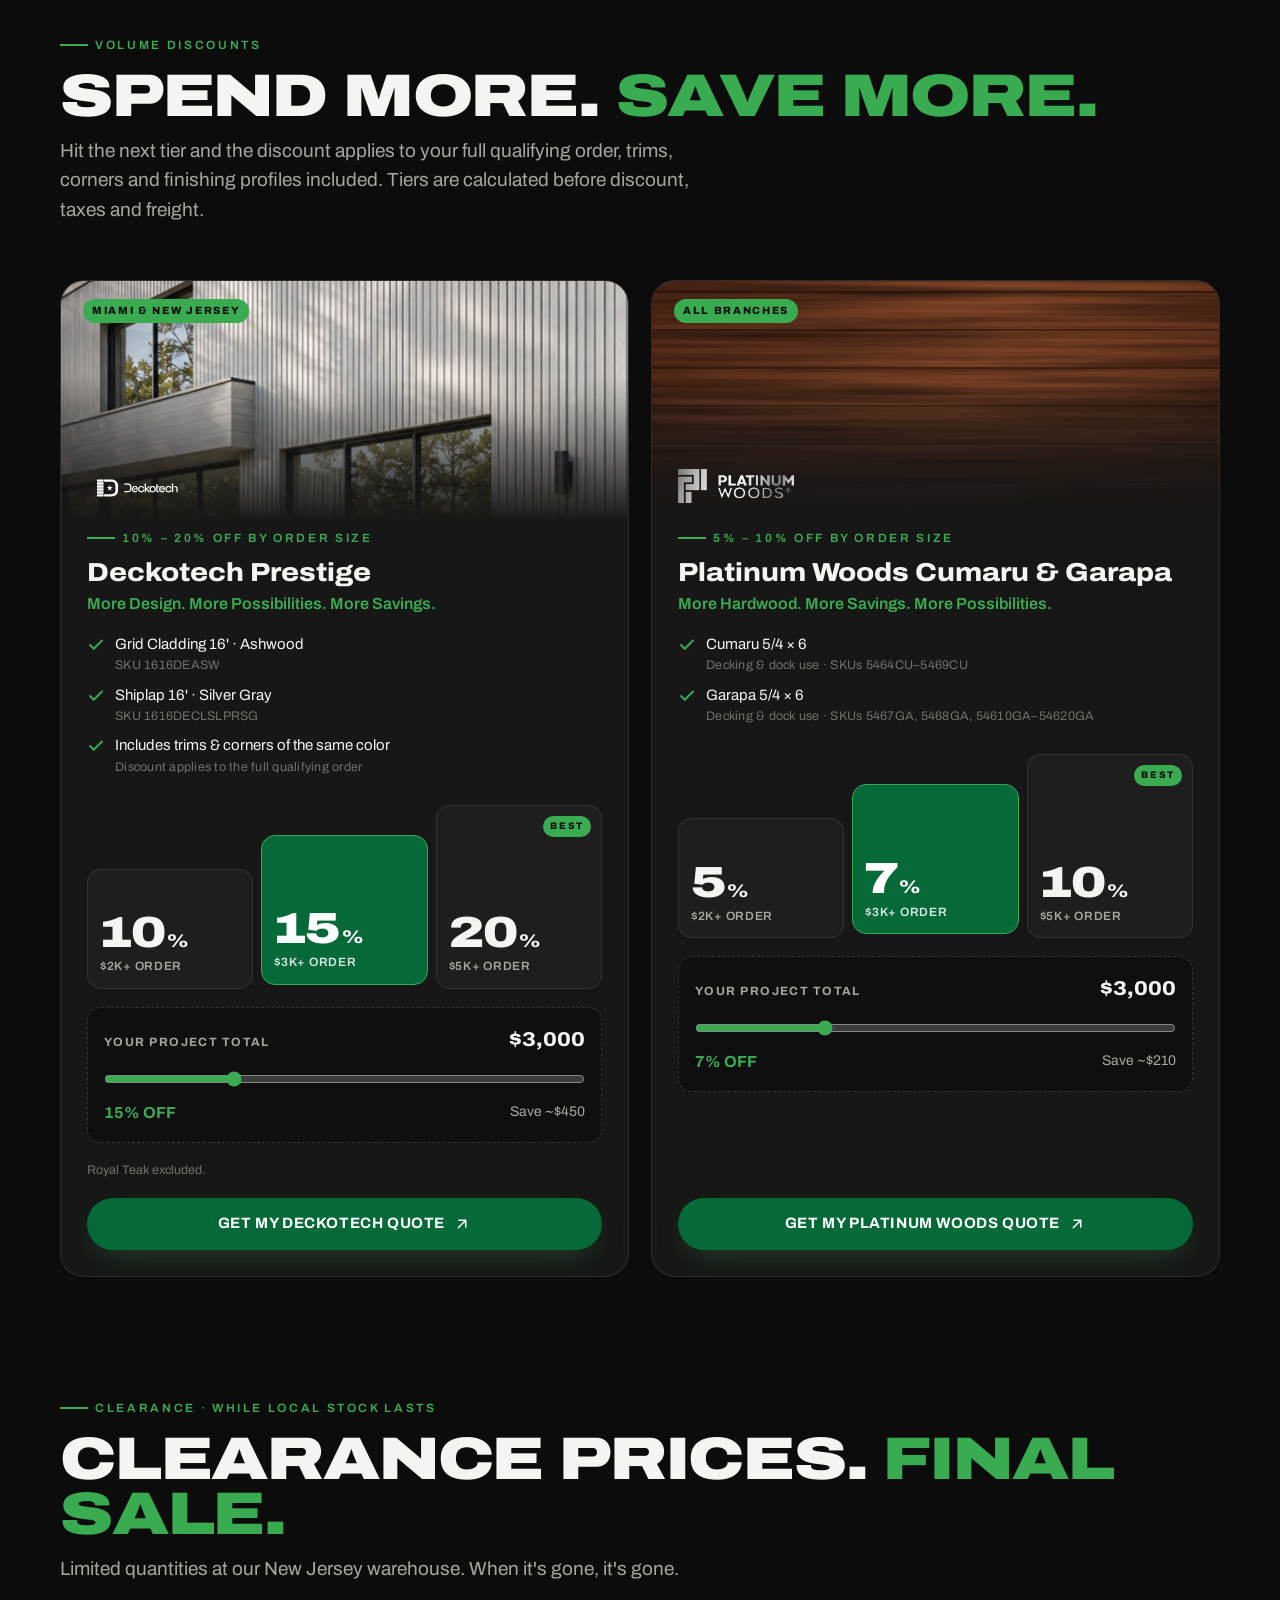
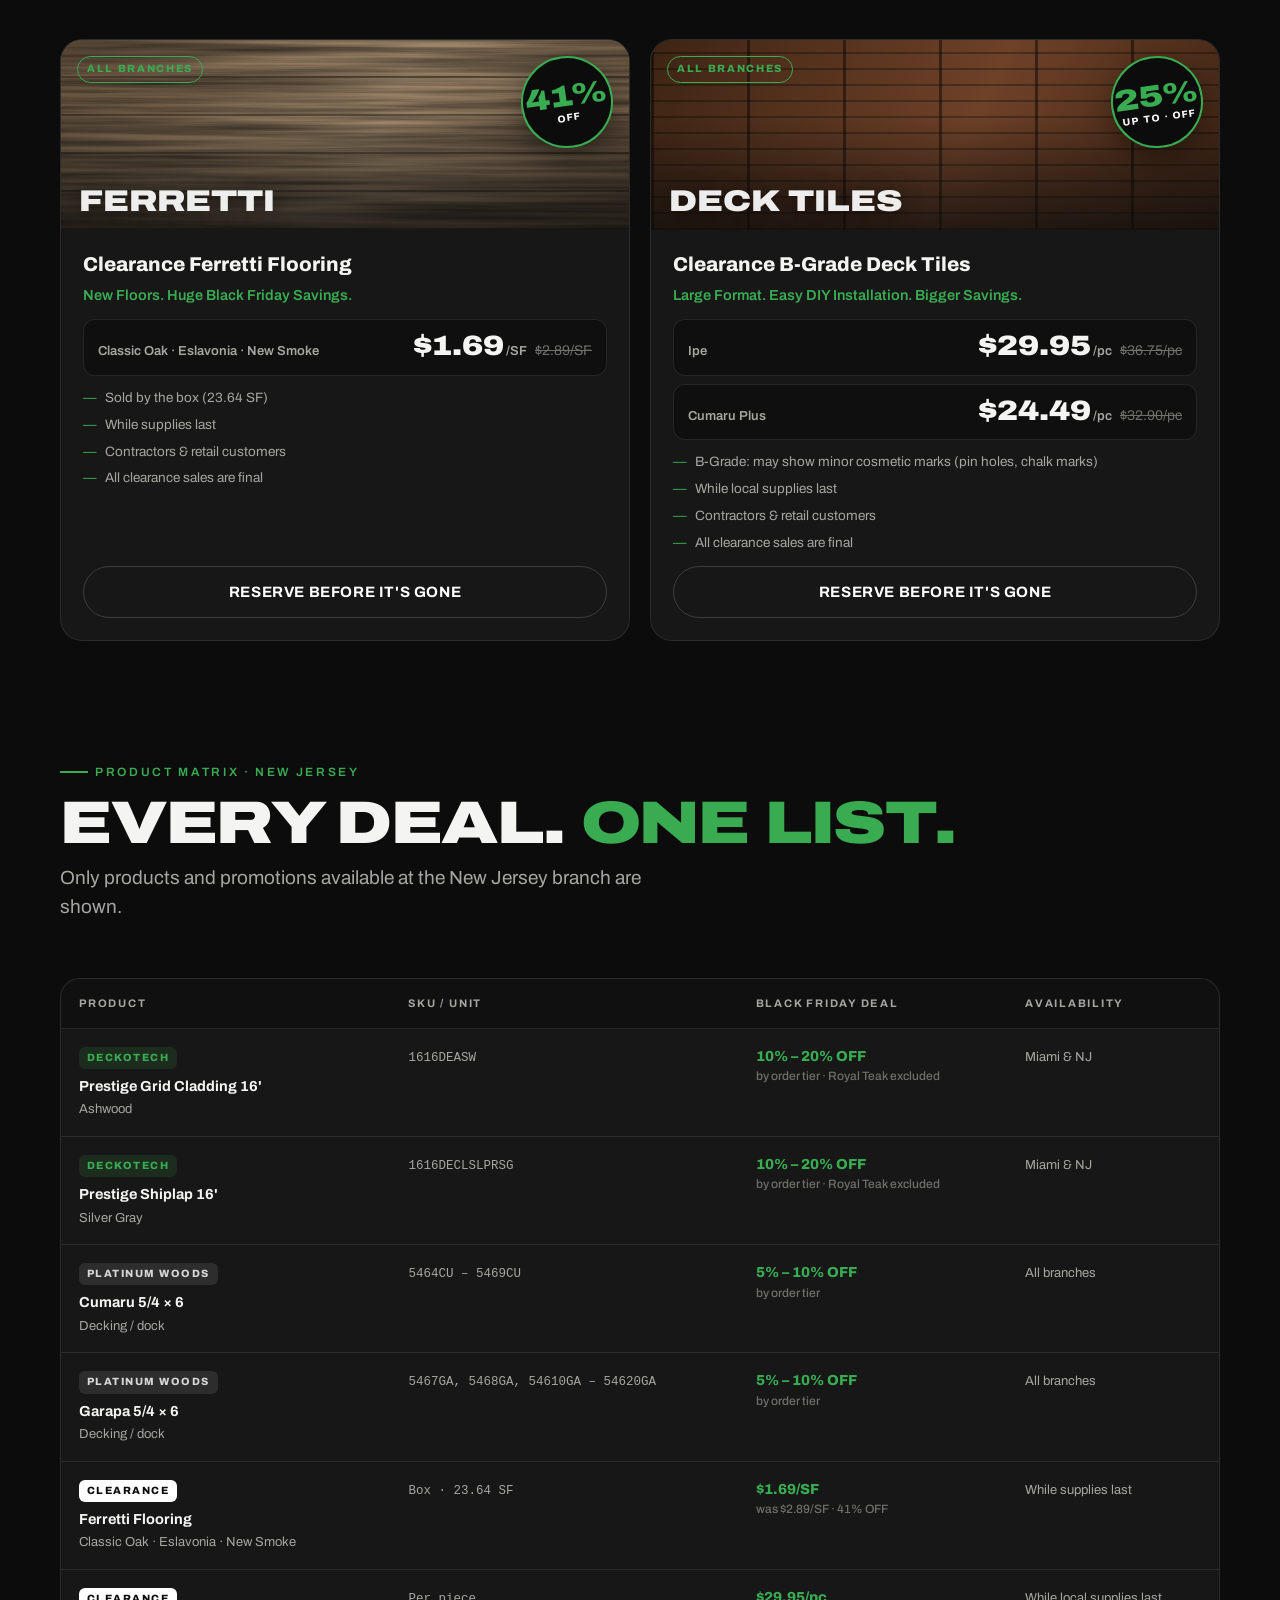
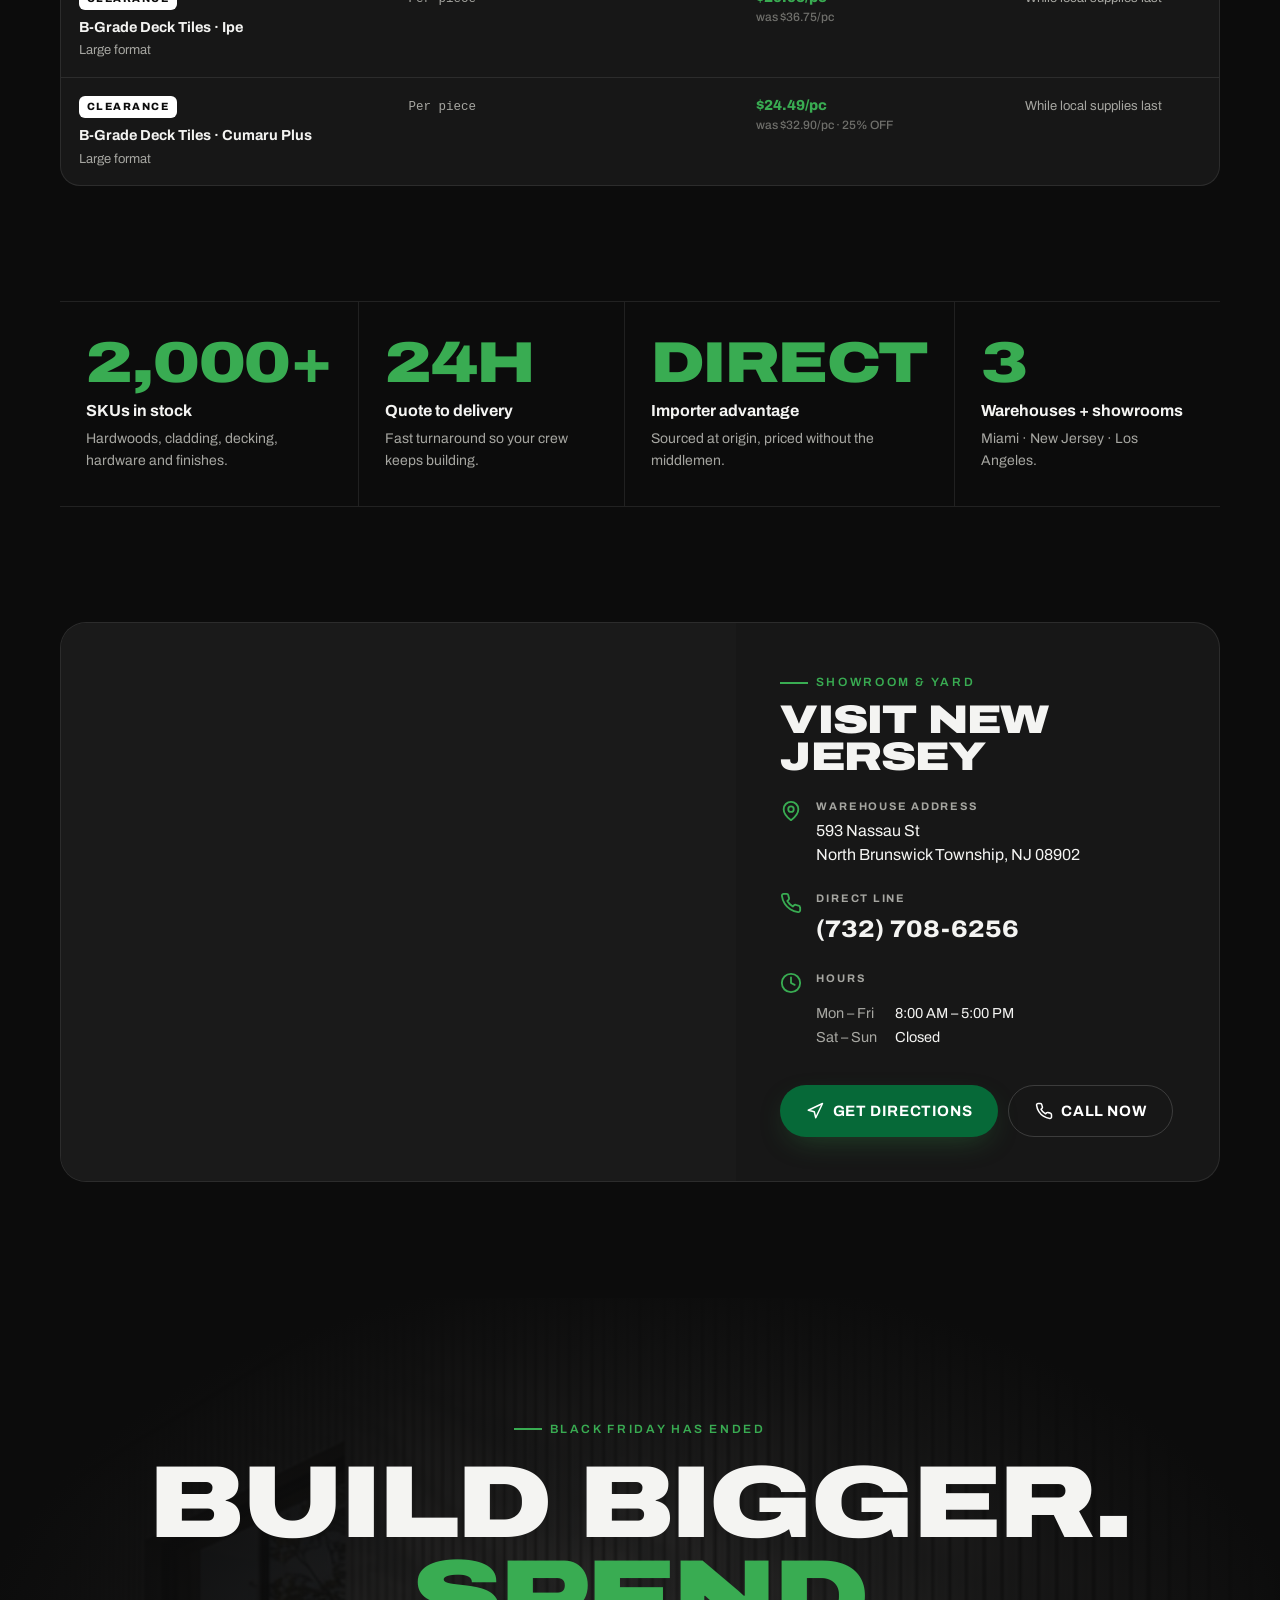
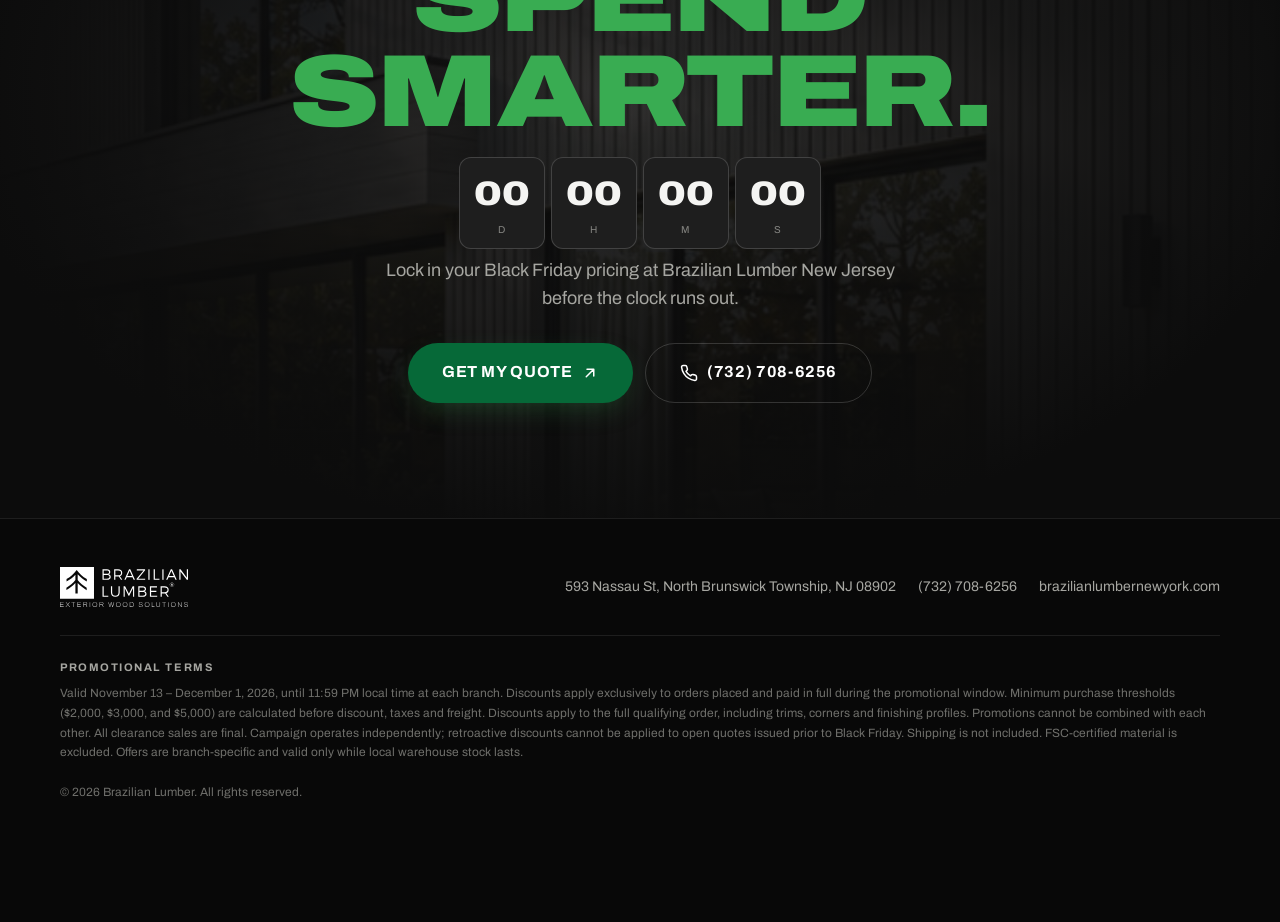
<file: new-jersey/index.html>
<!doctype html>
<html lang="en">
<head>
<meta charset="utf-8">
<meta name="viewport" content="width=device-width, initial-scale=1, viewport-fit=cover">
<title>Black Friday 2026 · Brazilian Lumber New Jersey · Up to 20% OFF</title>
<meta name="description" content="Build bigger, spend smarter. Black Friday at Brazilian Lumber New Jersey: Nov 13 – Dec 1, 2026. Volume discounts on Deckotech and Platinum Woods plus clearance deals.">
<meta name="theme-color" content="#066938">
<meta property="og:title" content="Black Friday 2026 · Brazilian Lumber New Jersey · Up to 20% OFF">
<meta property="og:description" content="Build bigger, spend smarter. Black Friday at Brazilian Lumber New Jersey: Nov 13 – Dec 1, 2026. Volume discounts on Deckotech and Platinum Woods plus clearance deals.">
<meta property="og:image" content="../assets/img/new-jersey-desktop.jpg">
<link rel="preload" href="../assets/fonts/Archivo-Variable.ttf" as="font" type="font/ttf" crossorigin>
<link rel="stylesheet" href="../assets/css/bf.css">
<!-- TRACKING (Manuel): Meta Pixel + Google tag go here. Branch: new-jersey -->
</head>
<body data-branch="new-jersey" data-deadline="2026-12-02T04:59:59Z">
<div class="topbar" role="banner">
  <div class="wrap">
    <div class="topbar__branch"><a class="topbar__logo" href="#top" aria-label="Brazilian Lumber"><img src="../assets/logos/brl-logo-white.svg" alt="Brazilian Lumber" width="96" height="30"></a><span class="tag"><svg class="ico" viewBox="0 0 24 24" fill="none" stroke="currentColor" stroke-width="2" stroke-linecap="round" stroke-linejoin="round" aria-hidden="true"><path d="M20 10c0 6-8 12-8 12s-8-6-8-12a8 8 0 0 1 16 0z"/><circle cx="12" cy="10" r="3"/></svg> New Jersey</span></div>
    <div class="topbar__count"><span class="label" data-countdown-label>Black Friday ends in</span><div class="countdown " data-countdown aria-live="off"><span class="countdown__unit"><b data-u="d">00</b><small>d</small></span><span class="countdown__unit"><b data-u="h">00</b><small>h</small></span><span class="countdown__unit"><b data-u="m">00</b><small>m</small></span><span class="countdown__unit"><b data-u="s">00</b><small>s</small></span></div></div>
    <a class="topbar__phone" href="tel:+17327086256" aria-label="Call New Jersey showroom (732) 708-6256"><svg class="ico" viewBox="0 0 24 24" fill="none" stroke="currentColor" stroke-width="2" stroke-linecap="round" stroke-linejoin="round" aria-hidden="true"><path d="M22 16.9v3a2 2 0 0 1-2.2 2 19.8 19.8 0 0 1-8.6-3.1 19.5 19.5 0 0 1-6-6A19.8 19.8 0 0 1 2.1 4.2 2 2 0 0 1 4.1 2h3a2 2 0 0 1 2 1.7c.1.9.4 1.8.7 2.7a2 2 0 0 1-.5 2.1L8 9.8a16 16 0 0 0 6 6l1.3-1.3a2 2 0 0 1 2.1-.4c.9.3 1.8.6 2.7.7a2 2 0 0 1 1.7 2z"/></svg><span class="num">(732) 708-6256</span></a>
  </div>
</div>
<header class="header">
  <div class="wrap">
    <span></span>
    <span class="header__badge">Black Friday <b>2026</b> · Nov 13 – Dec 1</span>
  </div>
</header>
<main>
<section class="hero" id="top">
  <h1 class="sr-only">Black Friday at Brazilian Lumber New Jersey: up to 20% off Deckotech Prestige and up to 10% off Platinum Woods hardwoods</h1>
  <div class="hero__media">
    <picture>
      <source media="(max-width: 760px)" srcset="../assets/img/new-jersey-mobile.jpg">
      <img src="../assets/img/new-jersey-desktop.jpg" alt="Up to 20% off Deckotech Prestige Grid Cladding in Ashwood and Shiplap in Silver Gray. Black Friday deals valid Nov 13 – Dec 1, 2026 at the New Jersey location." width="2401" height="1201" fetchpriority="high">
    </picture>
    <a class="hero__link" href="#quote" aria-label="Get it now: request your Black Friday quote" tabindex="-1"></a>
  </div>
  <div class="wrap hero__inner">
    <form class="form-card" id="lead-form" action="#" method="post" novalidate
      data-crm="salesforce-flowsly" data-branch="new-jersey">
  <!-- DEV (Nicolas): set action to the Salesforce / Flowsly endpoint. Leads route by the "branch" field. -->
  <h2 id="quote">Lock in your <em>Black Friday</em> price</h2>
  <p class="sub">Get a fast quote from our New Jersey team. Offers end Dec 1, 11:59 PM ET.</p>

  <input type="hidden" name="branch" value="new-jersey">
  <input type="hidden" name="campaign" value="black-friday-2026">
  <input type="hidden" name="landing_page" value="">
  <input type="hidden" name="utm_source"><input type="hidden" name="utm_medium"><input type="hidden" name="utm_campaign">
  <input type="hidden" name="utm_term"><input type="hidden" name="utm_content"><input type="hidden" name="gclid"><input type="hidden" name="fbclid">

  <div class="field">
    <label for="full_name">Full name <span class="req">*</span></label>
    <input id="full_name" name="full_name" type="text" autocomplete="name" placeholder="Jane Smith" required>
    <span class="err">Please enter your full name.</span>
  </div>
  <div class="row-2">
    <div class="field">
      <label for="phone">Phone <span class="req">*</span></label>
      <input id="phone" name="phone" type="tel" autocomplete="tel" inputmode="tel" placeholder="(555) 555-5555" required>
      <span class="err">Enter a valid phone number.</span>
    </div>
    <div class="field">
      <label for="email">Email <span class="req">*</span></label>
      <input id="email" name="email" type="email" autocomplete="email" placeholder="you@email.com" required>
      <span class="err">Enter a valid email.</span>
    </div>
  </div>
  <div class="row-2">
    <div class="field">
      <label for="role">I am a <span class="req">*</span></label>
      <select id="role" name="role" required>
        <option value="" disabled selected>Select role</option>
        <option value="contractor">Contractor</option>
        <option value="architect-designer">Architect / Designer</option>
        <option value="homeowner">Homeowner</option>
      </select>
      <span class="err">Select your role.</span>
    </div>
    <div class="field">
      <label for="approx_sf">Approx. SF <span class="req">*</span></label>
      <input id="approx_sf" name="approx_sf" type="number" min="1" inputmode="numeric" placeholder="e.g. 600" required>
      <span class="err">Enter approximate square feet.</span>
    </div>
  </div>
  <div class="field">
    <label for="product_interest">Product of interest <span class="req">*</span></label>
    <select id="product_interest" name="product_interest" required>
      <option value="" disabled selected>Choose a Black Friday product</option>
      <option value="dkt-ashwood">Deckotech Prestige · Grid Cladding Ashwood</option><option value="dkt-silvergray">Deckotech Prestige · Shiplap Silver Gray</option><option value="pw-cumaru">Platinum Woods · Cumaru 5/4 × 6</option><option value="pw-garapa">Platinum Woods · Garapa 5/4 × 6</option><option value="clr-ferretti">Clearance · Ferretti Flooring</option><option value="clr-tiles">Clearance · B-Grade Deck Tiles</option><option value="multiple">Multiple products / not sure yet</option>
    </select>
    <span class="err">Choose a product.</span>
  </div>
  <button class="btn btn--block btn--lg" type="submit">Get my Black Friday quote <svg class="ico" viewBox="0 0 24 24" fill="none" stroke="currentColor" stroke-width="2" stroke-linecap="round" stroke-linejoin="round" aria-hidden="true"><path d="M7 17 17 7M8 7h9v9"/></svg></button>
  <p class="form-note">By submitting, you agree to be contacted by Brazilian Lumber about your request. No spam.</p>
  <div class="form-alt">Prefer to talk? <a href="tel:+17327086256"><svg class="ico" viewBox="0 0 24 24" fill="none" stroke="currentColor" stroke-width="2" stroke-linecap="round" stroke-linejoin="round" aria-hidden="true"><path d="M22 16.9v3a2 2 0 0 1-2.2 2 19.8 19.8 0 0 1-8.6-3.1 19.5 19.5 0 0 1-6-6A19.8 19.8 0 0 1 2.1 4.2 2 2 0 0 1 4.1 2h3a2 2 0 0 1 2 1.7c.1.9.4 1.8.7 2.7a2 2 0 0 1-.5 2.1L8 9.8a16 16 0 0 0 6 6l1.3-1.3a2 2 0 0 1 2.1-.4c.9.3 1.8.6 2.7.7a2 2 0 0 1 1.7 2z"/></svg> (732) 708-6256</a></div>
</form>

  </div>
</section>
<div class="ticker" aria-hidden="true"><div class="ticker__track"><span class="ticker__item">Up to 20% OFF Deckotech Prestige</span><span class="ticker__item">Up to 10% OFF Platinum Woods</span><span class="ticker__item">41% OFF Ferretti Flooring</span><span class="ticker__item">Up to 25% OFF Deck Tiles</span><span class="ticker__item">Build bigger, spend smarter</span><span class="ticker__item">Up to 20% OFF Deckotech Prestige</span><span class="ticker__item">Up to 10% OFF Platinum Woods</span><span class="ticker__item">41% OFF Ferretti Flooring</span><span class="ticker__item">Up to 25% OFF Deck Tiles</span><span class="ticker__item">Build bigger, spend smarter</span><span class="ticker__item">Up to 20% OFF Deckotech Prestige</span><span class="ticker__item">Up to 10% OFF Platinum Woods</span><span class="ticker__item">41% OFF Ferretti Flooring</span><span class="ticker__item">Up to 25% OFF Deck Tiles</span><span class="ticker__item">Build bigger, spend smarter</span><span class="ticker__item">Up to 20% OFF Deckotech Prestige</span><span class="ticker__item">Up to 10% OFF Platinum Woods</span><span class="ticker__item">41% OFF Ferretti Flooring</span><span class="ticker__item">Up to 25% OFF Deck Tiles</span><span class="ticker__item">Build bigger, spend smarter</span></div></div>
<section class="section" id="deals" style="padding-top: clamp(72px, 9vw, 110px)">
  <div class="wrap">
    <div class="section-head reveal">
      <span class="eyebrow">Black Friday at New Jersey</span>
      <h2 class="h2 display">The bigger the project.<br><em>The bigger the savings.</em></h2>
      <p class="lead">Build bigger, spend smarter. Every deal below is available at our New Jersey showroom &amp; yard, Nov 13 – Dec 1.</p>
    </div>
    <div class="deals-index"><a class="deal-tile reveal" href="#deckotech">
      <div class="deal-tile__top"><span class="deal-tile__kicker">Up to · Off</span><span class="deal-tile__arrow"><svg class="ico" viewBox="0 0 24 24" fill="none" stroke="currentColor" stroke-width="2" stroke-linecap="round" stroke-linejoin="round" aria-hidden="true"><path d="M7 17 17 7M8 7h9v9"/></svg></span></div>
      <div><div class="deal-tile__num display">20<small>%</small></div>
      <div class="deal-tile__name">Deckotech Prestige<span>Ashwood &amp; Silver Gray cladding</span></div></div>
    </a><a class="deal-tile reveal" href="#platinum-woods">
      <div class="deal-tile__top"><span class="deal-tile__kicker">Up to · Off</span><span class="deal-tile__arrow"><svg class="ico" viewBox="0 0 24 24" fill="none" stroke="currentColor" stroke-width="2" stroke-linecap="round" stroke-linejoin="round" aria-hidden="true"><path d="M7 17 17 7M8 7h9v9"/></svg></span></div>
      <div><div class="deal-tile__num display">10<small>%</small></div>
      <div class="deal-tile__name">Platinum Woods<span>Cumaru &amp; Garapa 5/4 × 6</span></div></div>
    </a><a class="deal-tile reveal" href="#ferretti">
      <div class="deal-tile__top"><span class="deal-tile__kicker">Clearance · Off</span><span class="deal-tile__arrow"><svg class="ico" viewBox="0 0 24 24" fill="none" stroke="currentColor" stroke-width="2" stroke-linecap="round" stroke-linejoin="round" aria-hidden="true"><path d="M7 17 17 7M8 7h9v9"/></svg></span></div>
      <div><div class="deal-tile__num display">41<small>%</small></div>
      <div class="deal-tile__name">Ferretti Flooring<span>$1.69/SF · was $2.89</span></div></div>
    </a><a class="deal-tile reveal" href="#deck-tiles">
      <div class="deal-tile__top"><span class="deal-tile__kicker">Up to · Off</span><span class="deal-tile__arrow"><svg class="ico" viewBox="0 0 24 24" fill="none" stroke="currentColor" stroke-width="2" stroke-linecap="round" stroke-linejoin="round" aria-hidden="true"><path d="M7 17 17 7M8 7h9v9"/></svg></span></div>
      <div><div class="deal-tile__num display">25<small>%</small></div>
      <div class="deal-tile__name">B-Grade Deck Tiles<span>Ipe &amp; Cumaru Plus</span></div></div>
    </a></div>
  </div>
</section>
<section class="section" style="padding-top: 0">
  <div class="wrap">
    <div class="section-head reveal">
      <span class="eyebrow">Volume discounts</span>
      <h2 class="h2 display">Spend more. <em>Save more.</em></h2>
      <p class="lead">Hit the next tier and the discount applies to your full qualifying order, trims, corners and finishing profiles included. Tiers are calculated before discount, taxes and freight.</p>
    </div>
    <div class="tiers">
      <article class="tier-block reveal" id="deckotech" data-estimator data-tiers="[[2000,10],[3000,15],[5000,20]]">
    <div class="tier-block__media">
      <div class="tier-block__photo"><img src="../assets/img/new-jersey-desktop.jpg" alt="" loading="lazy"></div>
      <span class="flag">Miami &amp; New Jersey</span>
      <img class="tier-block__logo tier-block__logo--dkt" src="../assets/logos/deckotech-logo.svg" alt="Deckotech">
    </div>
    <div class="tier-block__body">
      <span class="eyebrow">10% – 20% OFF by order size</span>
      <h3 class="tier-block__title">Deckotech Prestige</h3>
      <p class="tier-block__tagline">More Design. More Possibilities. More Savings.</p>
      <ul class="prod-list"><li><svg class="ico" viewBox="0 0 24 24" fill="none" stroke="currentColor" stroke-width="2.5" stroke-linecap="round" stroke-linejoin="round" aria-hidden="true"><path d="M20 6 9 17l-5-5"/></svg><span>Grid Cladding 16' · Ashwood<small>SKU 1616DEASW</small></span></li><li><svg class="ico" viewBox="0 0 24 24" fill="none" stroke="currentColor" stroke-width="2.5" stroke-linecap="round" stroke-linejoin="round" aria-hidden="true"><path d="M20 6 9 17l-5-5"/></svg><span>Shiplap 16' · Silver Gray<small>SKU 1616DECLSLPRSG</small></span></li><li><svg class="ico" viewBox="0 0 24 24" fill="none" stroke="currentColor" stroke-width="2.5" stroke-linecap="round" stroke-linejoin="round" aria-hidden="true"><path d="M20 6 9 17l-5-5"/></svg><span>Includes trims &amp; corners of the same color<small>Discount applies to the full qualifying order</small></span></li></ul>
      <div class="ladder"><div class="step"><div class="step__pct display">10<small>%</small></div><div class="step__min">$2K+ order</div></div><div class="step"><div class="step__pct display">15<small>%</small></div><div class="step__min">$3K+ order</div></div><div class="step"><div class="step__pct display">20<small>%</small></div><div class="step__min">$5K+ order</div></div></div>
      <div class="estimator">
        <div class="estimator__label"><span>Your project total</span><output data-out="total">$3,000</output></div>
        <input type="range" min="500" max="10000" step="250" value="3000" aria-label="Estimated project total for Deckotech">
        <div class="estimator__result"><b data-out="pct"></b><span data-out="save"></span></div>
      </div>
      <p class="fine">Royal Teak excluded.</p>
      <a class="btn btn--block" href="#quote" data-product="dkt-ashwood">Get my Deckotech quote <svg class="ico" viewBox="0 0 24 24" fill="none" stroke="currentColor" stroke-width="2" stroke-linecap="round" stroke-linejoin="round" aria-hidden="true"><path d="M7 17 17 7M8 7h9v9"/></svg></a>
    </div>
  </article>
      <article class="tier-block reveal" id="platinum-woods" data-estimator data-tiers="[[2000,5],[3000,7],[5000,10]]">
    <div class="tier-block__media">
      <div class="wood wood--planks" style="--w1:#5a2d1a;--w2:#8a4a2a"></div>
      <span class="flag">All branches</span>
      <img class="tier-block__logo " src="../assets/logos/platinum-logo.png" alt="Platinum Woods">
    </div>
    <div class="tier-block__body">
      <span class="eyebrow">5% – 10% OFF by order size</span>
      <h3 class="tier-block__title">Platinum Woods Cumaru &amp; Garapa</h3>
      <p class="tier-block__tagline">More Hardwood. More Savings. More Possibilities.</p>
      <ul class="prod-list"><li><svg class="ico" viewBox="0 0 24 24" fill="none" stroke="currentColor" stroke-width="2.5" stroke-linecap="round" stroke-linejoin="round" aria-hidden="true"><path d="M20 6 9 17l-5-5"/></svg><span>Cumaru 5/4 × 6<small>Decking &amp; dock use · SKUs 5464CU–5469CU</small></span></li><li><svg class="ico" viewBox="0 0 24 24" fill="none" stroke="currentColor" stroke-width="2.5" stroke-linecap="round" stroke-linejoin="round" aria-hidden="true"><path d="M20 6 9 17l-5-5"/></svg><span>Garapa 5/4 × 6<small>Decking &amp; dock use · SKUs 5467GA, 5468GA, 54610GA–54620GA</small></span></li></ul>
      <div class="ladder"><div class="step"><div class="step__pct display">5<small>%</small></div><div class="step__min">$2K+ order</div></div><div class="step"><div class="step__pct display">7<small>%</small></div><div class="step__min">$3K+ order</div></div><div class="step"><div class="step__pct display">10<small>%</small></div><div class="step__min">$5K+ order</div></div></div>
      <div class="estimator">
        <div class="estimator__label"><span>Your project total</span><output data-out="total">$3,000</output></div>
        <input type="range" min="500" max="10000" step="250" value="3000" aria-label="Estimated project total for Platinum Woods">
        <div class="estimator__result"><b data-out="pct"></b><span data-out="save"></span></div>
      </div>
      
      <a class="btn btn--block" href="#quote" data-product="pw-cumaru">Get my Platinum Woods quote <svg class="ico" viewBox="0 0 24 24" fill="none" stroke="currentColor" stroke-width="2" stroke-linecap="round" stroke-linejoin="round" aria-hidden="true"><path d="M7 17 17 7M8 7h9v9"/></svg></a>
    </div>
  </article>
    </div>
  </div>
</section>
<section class="section" id="clearance" style="padding-top: 0">
  <div class="wrap">
    <div class="section-head reveal">
      <span class="eyebrow">Clearance · while local stock lasts</span>
      <h2 class="h2 display">Clearance prices. <em>Final sale.</em></h2>
      <p class="lead">Limited quantities at our New Jersey warehouse. When it's gone, it's gone.</p>
    </div>
    <div class="clearance-grid"><article class="c-card reveal" id="ferretti">
      <div class="c-card__visual">
        <div class="wood wood--planks" style="--w1:#6d5843;--w2:#a28a6d"></div>
        <span class="flag flag--outline">All branches</span>
        <div class="c-card__pct"><div><b>41%</b><small>OFF</small></div></div>
        <span class="c-card__species">Ferretti</span>
      </div>
      <div class="c-card__body">
        <h3 class="c-card__title">Clearance Ferretti Flooring</h3>
        <p class="c-card__tag">New Floors. Huge Black Friday Savings.</p>
        <div class="price-rows"><div class="price"><span class="price__name">Classic Oak · Eslavonia · New Smoke</span>
          <span><span class="price__now">$1.69<small>/SF</small></span><span class="price__was">$2.89/SF</span></span></div></div>
        <ul><li>Sold by the box (23.64 SF)</li><li>While supplies last</li><li>Contractors &amp; retail customers</li><li>All clearance sales are final</li></ul>
        <a class="btn btn--ghost btn--block" href="#quote" data-product="clr-ferretti">Reserve before it's gone</a>
      </div>
    </article><article class="c-card reveal" id="deck-tiles">
      <div class="c-card__visual">
        <div class="wood wood--tiles" style="--w1:#3d2414;--w2:#6e4128"></div>
        <span class="flag flag--outline">All branches</span>
        <div class="c-card__pct"><div><b>25%</b><small>UP TO · OFF</small></div></div>
        <span class="c-card__species">Deck Tiles</span>
      </div>
      <div class="c-card__body">
        <h3 class="c-card__title">Clearance B-Grade Deck Tiles</h3>
        <p class="c-card__tag">Large Format. Easy DIY Installation. Bigger Savings.</p>
        <div class="price-rows"><div class="price"><span class="price__name">Ipe</span>
          <span><span class="price__now">$29.95<small>/pc</small></span><span class="price__was">$36.75/pc</span></span></div><div class="price"><span class="price__name">Cumaru Plus</span>
          <span><span class="price__now">$24.49<small>/pc</small></span><span class="price__was">$32.90/pc</span></span></div></div>
        <ul><li>B-Grade: may show minor cosmetic marks (pin holes, chalk marks)</li><li>While local supplies last</li><li>Contractors &amp; retail customers</li><li>All clearance sales are final</li></ul>
        <a class="btn btn--ghost btn--block" href="#quote" data-product="clr-tiles">Reserve before it's gone</a>
      </div>
    </article></div>
  </div>
</section>
<section class="section" id="products" style="padding-top: 0">
  <div class="wrap">
    <div class="section-head reveal">
      <span class="eyebrow">Product matrix · New Jersey</span>
      <h2 class="h2 display">Every deal. <em>One list.</em></h2>
      <p class="lead">Only products and promotions available at the New Jersey branch are shown.</p>
    </div>
    <div class="reveal">
      <table class="matrix">
        <thead><tr><th>Product</th><th>SKU / unit</th><th>Black Friday deal</th><th>Availability</th></tr></thead>
        <tbody><tr>
        <td data-label="Product"><span class="line line--dkt">Deckotech</span><span class="pname">Prestige Grid Cladding 16'</span><span class="avail">Ashwood</span></td>
        <td data-label="SKU / unit"><span class="sku">1616DEASW</span></td>
        <td data-label="Black Friday deal"><span class="deal">10% – 20% OFF<small>by order tier · Royal Teak excluded</small></span></td>
        <td data-label="Availability"><span class="avail">Miami &amp; NJ</span></td>
      </tr><tr>
        <td data-label="Product"><span class="line line--dkt">Deckotech</span><span class="pname">Prestige Shiplap 16'</span><span class="avail">Silver Gray</span></td>
        <td data-label="SKU / unit"><span class="sku">1616DECLSLPRSG</span></td>
        <td data-label="Black Friday deal"><span class="deal">10% – 20% OFF<small>by order tier · Royal Teak excluded</small></span></td>
        <td data-label="Availability"><span class="avail">Miami &amp; NJ</span></td>
      </tr><tr>
        <td data-label="Product"><span class="line line--pw">Platinum Woods</span><span class="pname">Cumaru 5/4 × 6</span><span class="avail">Decking / dock</span></td>
        <td data-label="SKU / unit"><span class="sku">5464CU – 5469CU</span></td>
        <td data-label="Black Friday deal"><span class="deal">5% – 10% OFF<small>by order tier</small></span></td>
        <td data-label="Availability"><span class="avail">All branches</span></td>
      </tr><tr>
        <td data-label="Product"><span class="line line--pw">Platinum Woods</span><span class="pname">Garapa 5/4 × 6</span><span class="avail">Decking / dock</span></td>
        <td data-label="SKU / unit"><span class="sku">5467GA, 5468GA, 54610GA – 54620GA</span></td>
        <td data-label="Black Friday deal"><span class="deal">5% – 10% OFF<small>by order tier</small></span></td>
        <td data-label="Availability"><span class="avail">All branches</span></td>
      </tr><tr>
        <td data-label="Product"><span class="line line--clr">Clearance</span><span class="pname">Ferretti Flooring</span><span class="avail">Classic Oak · Eslavonia · New Smoke</span></td>
        <td data-label="SKU / unit"><span class="sku">Box · 23.64 SF</span></td>
        <td data-label="Black Friday deal"><span class="deal">$1.69/SF<small>was $2.89/SF · 41% OFF</small></span></td>
        <td data-label="Availability"><span class="avail">While supplies last</span></td>
      </tr><tr>
        <td data-label="Product"><span class="line line--clr">Clearance</span><span class="pname">B-Grade Deck Tiles · Ipe</span><span class="avail">Large format</span></td>
        <td data-label="SKU / unit"><span class="sku">Per piece</span></td>
        <td data-label="Black Friday deal"><span class="deal">$29.95/pc<small>was $36.75/pc</small></span></td>
        <td data-label="Availability"><span class="avail">While local supplies last</span></td>
      </tr><tr>
        <td data-label="Product"><span class="line line--clr">Clearance</span><span class="pname">B-Grade Deck Tiles · Cumaru Plus</span><span class="avail">Large format</span></td>
        <td data-label="SKU / unit"><span class="sku">Per piece</span></td>
        <td data-label="Black Friday deal"><span class="deal">$24.49/pc<small>was $32.90/pc · 25% OFF</small></span></td>
        <td data-label="Availability"><span class="avail">While local supplies last</span></td>
      </tr></tbody>
      </table>
    </div>
  </div>
</section>
<section class="section" style="padding-top: 0">
  <div class="wrap"><div class="why"><div class="why__item reveal"><div class="why__num display">2,000+</div><div class="why__label">SKUs in stock</div><div class="why__desc">Hardwoods, cladding, decking, hardware and finishes.</div></div><div class="why__item reveal"><div class="why__num display">24h</div><div class="why__label">Quote to delivery</div><div class="why__desc">Fast turnaround so your crew keeps building.</div></div><div class="why__item reveal"><div class="why__num display">Direct</div><div class="why__label">Importer advantage</div><div class="why__desc">Sourced at origin, priced without the middlemen.</div></div><div class="why__item reveal"><div class="why__num display">3</div><div class="why__label">Warehouses + showrooms</div><div class="why__desc">Miami · New Jersey · Los Angeles.</div></div></div></div>
</section>
<section class="section" id="showroom" style="padding-top: 0">
  <div class="wrap">
    <div class="showroom reveal">
      <div class="showroom__map">
        <iframe title="Map: Brazilian Lumber New Jersey" loading="lazy" referrerpolicy="no-referrer-when-downgrade"
          src="https://maps.google.com/maps?q=593+Nassau+St,+North+Brunswick+Township,+NJ+08902&amp;z=15&amp;output=embed"></iframe>
      </div>
      <div class="showroom__info">
        <div>
          <span class="eyebrow">Showroom &amp; yard</span>
          <h3 class="display">Visit New Jersey</h3>
        </div>
        <div class="info-row"><svg class="ico" viewBox="0 0 24 24" fill="none" stroke="currentColor" stroke-width="2" stroke-linecap="round" stroke-linejoin="round" aria-hidden="true"><path d="M20 10c0 6-8 12-8 12s-8-6-8-12a8 8 0 0 1 16 0z"/><circle cx="12" cy="10" r="3"/></svg><div><strong>Warehouse address</strong>593 Nassau St<br>North Brunswick Township, NJ 08902</div></div>
        <div class="info-row"><svg class="ico" viewBox="0 0 24 24" fill="none" stroke="currentColor" stroke-width="2" stroke-linecap="round" stroke-linejoin="round" aria-hidden="true"><path d="M22 16.9v3a2 2 0 0 1-2.2 2 19.8 19.8 0 0 1-8.6-3.1 19.5 19.5 0 0 1-6-6A19.8 19.8 0 0 1 2.1 4.2 2 2 0 0 1 4.1 2h3a2 2 0 0 1 2 1.7c.1.9.4 1.8.7 2.7a2 2 0 0 1-.5 2.1L8 9.8a16 16 0 0 0 6 6l1.3-1.3a2 2 0 0 1 2.1-.4c.9.3 1.8.6 2.7.7a2 2 0 0 1 1.7 2z"/></svg><div><strong>Direct line</strong><a class="big" href="tel:+17327086256">(732) 708-6256</a></div></div>
        <div class="info-row"><svg class="ico" viewBox="0 0 24 24" fill="none" stroke="currentColor" stroke-width="2" stroke-linecap="round" stroke-linejoin="round" aria-hidden="true"><circle cx="12" cy="12" r="10"/><path d="M12 6v6l4 2"/></svg><div><strong>Hours</strong><dl class="hours"><dt>Mon – Fri</dt><dd>8:00 AM – 5:00 PM</dd><dt>Sat – Sun</dt><dd>Closed</dd></dl></div></div>
        <div class="showroom__ctas">
          <a class="btn" href="https://www.google.com/maps/dir/?api=1&amp;destination=593+Nassau+St,+North+Brunswick+Township,+NJ+08902" target="_blank" rel="noopener"><svg class="ico" viewBox="0 0 24 24" fill="none" stroke="currentColor" stroke-width="2" stroke-linecap="round" stroke-linejoin="round" aria-hidden="true"><path d="m3 11 19-9-9 19-2-8-8-2z"/></svg> Get directions</a>
          <a class="btn btn--ghost" href="tel:+17327086256"><svg class="ico" viewBox="0 0 24 24" fill="none" stroke="currentColor" stroke-width="2" stroke-linecap="round" stroke-linejoin="round" aria-hidden="true"><path d="M22 16.9v3a2 2 0 0 1-2.2 2 19.8 19.8 0 0 1-8.6-3.1 19.5 19.5 0 0 1-6-6A19.8 19.8 0 0 1 2.1 4.2 2 2 0 0 1 4.1 2h3a2 2 0 0 1 2 1.7c.1.9.4 1.8.7 2.7a2 2 0 0 1-.5 2.1L8 9.8a16 16 0 0 0 6 6l1.3-1.3a2 2 0 0 1 2.1-.4c.9.3 1.8.6 2.7.7a2 2 0 0 1 1.7 2z"/></svg> Call now</a>
        </div>
      </div>
    </div>
  </div>
</section>
<section class="section final">
  <div class="final__bg"><img src="../assets/img/new-jersey-desktop.jpg" alt="" loading="lazy"></div>
  <div class="wrap reveal">
    <span class="eyebrow" data-countdown-label>Black Friday ends Dec 1 · 11:59 PM ET</span>
    <h2 class="display">Build bigger.<em>Spend smarter.</em></h2>
    <div class="final__count"><div class="countdown " data-countdown aria-live="off"><span class="countdown__unit"><b data-u="d">00</b><small>d</small></span><span class="countdown__unit"><b data-u="h">00</b><small>h</small></span><span class="countdown__unit"><b data-u="m">00</b><small>m</small></span><span class="countdown__unit"><b data-u="s">00</b><small>s</small></span></div></div>
    <p>Lock in your Black Friday pricing at Brazilian Lumber New Jersey before the clock runs out.</p>
    <div class="final__ctas">
      <a class="btn btn--lg" href="#quote">Get my quote <svg class="ico" viewBox="0 0 24 24" fill="none" stroke="currentColor" stroke-width="2" stroke-linecap="round" stroke-linejoin="round" aria-hidden="true"><path d="M7 17 17 7M8 7h9v9"/></svg></a>
      <a class="btn btn--lg btn--ghost" href="tel:+17327086256"><svg class="ico" viewBox="0 0 24 24" fill="none" stroke="currentColor" stroke-width="2" stroke-linecap="round" stroke-linejoin="round" aria-hidden="true"><path d="M22 16.9v3a2 2 0 0 1-2.2 2 19.8 19.8 0 0 1-8.6-3.1 19.5 19.5 0 0 1-6-6A19.8 19.8 0 0 1 2.1 4.2 2 2 0 0 1 4.1 2h3a2 2 0 0 1 2 1.7c.1.9.4 1.8.7 2.7a2 2 0 0 1-.5 2.1L8 9.8a16 16 0 0 0 6 6l1.3-1.3a2 2 0 0 1 2.1-.4c.9.3 1.8.6 2.7.7a2 2 0 0 1 1.7 2z"/></svg> (732) 708-6256</a>
    </div>
  </div>
</section>
</main>
<footer class="footer">
  <div class="wrap">
    <div class="footer__top">
      <img src="../assets/logos/brl-logo-white.svg" alt="Brazilian Lumber" width="128" height="40">
      <div class="footer__contact">
        <span>593 Nassau St, North Brunswick Township, NJ 08902</span>
        <a href="tel:+17327086256">(732) 708-6256</a>
        <a href="https://brazilianlumbernewyork.com" target="_blank" rel="noopener">brazilianlumbernewyork.com</a>
      </div>
    </div>
    <div class="legal">
      <strong>Promotional terms</strong>
      <p>Valid November 13 – December 1, 2026, until 11:59 PM local time at each branch. Discounts apply exclusively to orders placed and paid in full during the promotional window. Minimum purchase thresholds ($2,000, $3,000, and $5,000) are calculated before discount, taxes and freight. Discounts apply to the full qualifying order, including trims, corners and finishing profiles. Promotions cannot be combined with each other. All clearance sales are final. Campaign operates independently; retroactive discounts cannot be applied to open quotes issued prior to Black Friday. Shipping is not included. FSC-certified material is excluded. Offers are branch-specific and valid only while local warehouse stock lasts.</p>
    </div>
    <div class="copy">© 2026 Brazilian Lumber. All rights reserved.</div>
  </div>
</footer>
<div class="mbar">
  <a class="btn btn--ghost" href="tel:+17327086256"><svg class="ico" viewBox="0 0 24 24" fill="none" stroke="currentColor" stroke-width="2" stroke-linecap="round" stroke-linejoin="round" aria-hidden="true"><path d="M22 16.9v3a2 2 0 0 1-2.2 2 19.8 19.8 0 0 1-8.6-3.1 19.5 19.5 0 0 1-6-6A19.8 19.8 0 0 1 2.1 4.2 2 2 0 0 1 4.1 2h3a2 2 0 0 1 2 1.7c.1.9.4 1.8.7 2.7a2 2 0 0 1-.5 2.1L8 9.8a16 16 0 0 0 6 6l1.3-1.3a2 2 0 0 1 2.1-.4c.9.3 1.8.6 2.7.7a2 2 0 0 1 1.7 2z"/></svg> Call</a>
  <a class="btn" href="#quote">Get quote</a>
</div>
<script src="../assets/js/bf.js" defer></script>
</body>
</html>
</file>
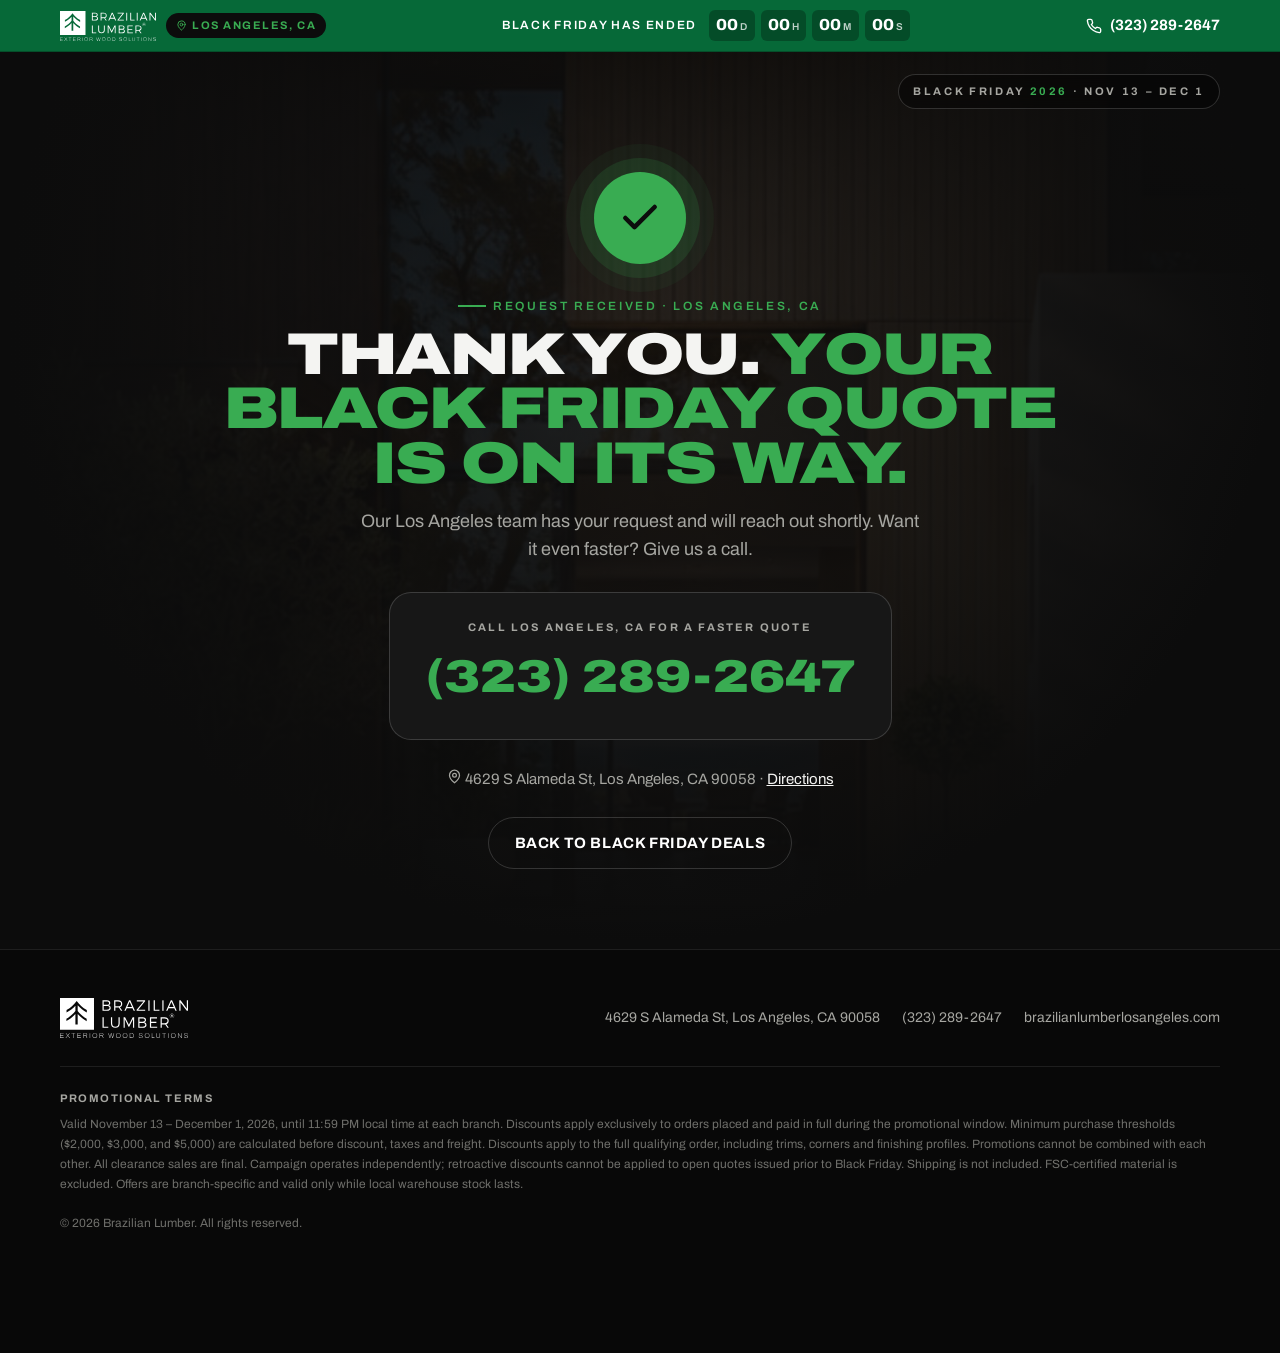
<file: los-angeles/thank-you.html>
<!doctype html>
<html lang="en">
<head>
<meta charset="utf-8">
<meta name="viewport" content="width=device-width, initial-scale=1, viewport-fit=cover">
<title>Thank you · Black Friday · Brazilian Lumber Los Angeles</title>
<meta name="description" content="Your Black Friday quote request was received.">
<meta name="theme-color" content="#066938">
<meta property="og:title" content="Thank you · Black Friday · Brazilian Lumber Los Angeles">
<meta property="og:description" content="Your Black Friday quote request was received.">
<meta property="og:image" content="../assets/img/los-angeles-desktop.jpg">
<link rel="preload" href="../assets/fonts/Archivo-Variable.ttf" as="font" type="font/ttf" crossorigin>
<link rel="stylesheet" href="../assets/css/bf.css">
<!-- TRACKING (Manuel): Meta Pixel + Google tag go here. Branch: los-angeles -->
</head>
<body data-branch="los-angeles" data-deadline="2026-12-02T07:59:59Z">
<!-- TRACKING (Manuel): fire Lead / conversion events on this page. -->
<div class="topbar" role="banner">
  <div class="wrap">
    <div class="topbar__branch"><a class="topbar__logo" href="#top" aria-label="Brazilian Lumber"><img src="../assets/logos/brl-logo-white.svg" alt="Brazilian Lumber" width="96" height="30"></a><span class="tag"><svg class="ico" viewBox="0 0 24 24" fill="none" stroke="currentColor" stroke-width="2" stroke-linecap="round" stroke-linejoin="round" aria-hidden="true"><path d="M20 10c0 6-8 12-8 12s-8-6-8-12a8 8 0 0 1 16 0z"/><circle cx="12" cy="10" r="3"/></svg> Los Angeles, CA</span></div>
    <div class="topbar__count"><span class="label" data-countdown-label>Black Friday ends in</span><div class="countdown " data-countdown aria-live="off"><span class="countdown__unit"><b data-u="d">00</b><small>d</small></span><span class="countdown__unit"><b data-u="h">00</b><small>h</small></span><span class="countdown__unit"><b data-u="m">00</b><small>m</small></span><span class="countdown__unit"><b data-u="s">00</b><small>s</small></span></div></div>
    <a class="topbar__phone" href="tel:+13232892647" aria-label="Call Los Angeles, CA showroom (323) 289-2647"><svg class="ico" viewBox="0 0 24 24" fill="none" stroke="currentColor" stroke-width="2" stroke-linecap="round" stroke-linejoin="round" aria-hidden="true"><path d="M22 16.9v3a2 2 0 0 1-2.2 2 19.8 19.8 0 0 1-8.6-3.1 19.5 19.5 0 0 1-6-6A19.8 19.8 0 0 1 2.1 4.2 2 2 0 0 1 4.1 2h3a2 2 0 0 1 2 1.7c.1.9.4 1.8.7 2.7a2 2 0 0 1-.5 2.1L8 9.8a16 16 0 0 0 6 6l1.3-1.3a2 2 0 0 1 2.1-.4c.9.3 1.8.6 2.7.7a2 2 0 0 1 1.7 2z"/></svg><span class="num">(323) 289-2647</span></a>
  </div>
</div>
<header class="header">
  <div class="wrap">
    <span></span>
    <span class="header__badge">Black Friday <b>2026</b> · Nov 13 – Dec 1</span>
  </div>
</header>
<main class="ty">
  <div class="ty__bg"><img src="../assets/img/los-angeles-desktop.jpg" alt=""></div>
  <div class="wrap ty__card">
    <div class="ty__check"><svg class="ico" viewBox="0 0 24 24" fill="none" stroke="currentColor" stroke-width="2.5" stroke-linecap="round" stroke-linejoin="round" aria-hidden="true"><path d="M20 6 9 17l-5-5"/></svg></div>
    <span class="eyebrow">Request received · Los Angeles, CA</span>
    <h1 class="display">Thank you<span data-ty-name></span>. <em>Your Black Friday quote is on its way.</em></h1>
    <p>Our Los Angeles team has your request and will reach out shortly. <!-- TBD: response-time promise --> Want it even faster? Give us a call.</p>
    <a class="ty__call" href="tel:+13232892647"><small>Call Los Angeles, CA for a faster quote</small><b>(323) 289-2647</b></a>
    <div class="ty__addr"><svg class="ico" viewBox="0 0 24 24" fill="none" stroke="currentColor" stroke-width="2" stroke-linecap="round" stroke-linejoin="round" aria-hidden="true"><path d="M20 10c0 6-8 12-8 12s-8-6-8-12a8 8 0 0 1 16 0z"/><circle cx="12" cy="10" r="3"/></svg> 4629 S Alameda St, Los Angeles, CA 90058 · <a href="https://www.google.com/maps/dir/?api=1&amp;destination=4629+S+Alameda+St,+Los+Angeles,+CA+90058" target="_blank" rel="noopener">Directions</a></div>
    <a class="btn btn--ghost" href="index.html#deals">Back to Black Friday deals</a>
  </div>
</main>
<footer class="footer">
  <div class="wrap">
    <div class="footer__top">
      <img src="../assets/logos/brl-logo-white.svg" alt="Brazilian Lumber" width="128" height="40">
      <div class="footer__contact">
        <span>4629 S Alameda St, Los Angeles, CA 90058</span>
        <a href="tel:+13232892647">(323) 289-2647</a>
        <a href="https://brazilianlumberlosangeles.com" target="_blank" rel="noopener">brazilianlumberlosangeles.com</a>
      </div>
    </div>
    <div class="legal">
      <strong>Promotional terms</strong>
      <p>Valid November 13 – December 1, 2026, until 11:59 PM local time at each branch. Discounts apply exclusively to orders placed and paid in full during the promotional window. Minimum purchase thresholds ($2,000, $3,000, and $5,000) are calculated before discount, taxes and freight. Discounts apply to the full qualifying order, including trims, corners and finishing profiles. Promotions cannot be combined with each other. All clearance sales are final. Campaign operates independently; retroactive discounts cannot be applied to open quotes issued prior to Black Friday. Shipping is not included. FSC-certified material is excluded. Offers are branch-specific and valid only while local warehouse stock lasts.</p>
    </div>
    <div class="copy">© 2026 Brazilian Lumber. All rights reserved.</div>
  </div>
</footer>
<script src="../assets/js/bf.js" defer></script>
</body>
</html>
</file>
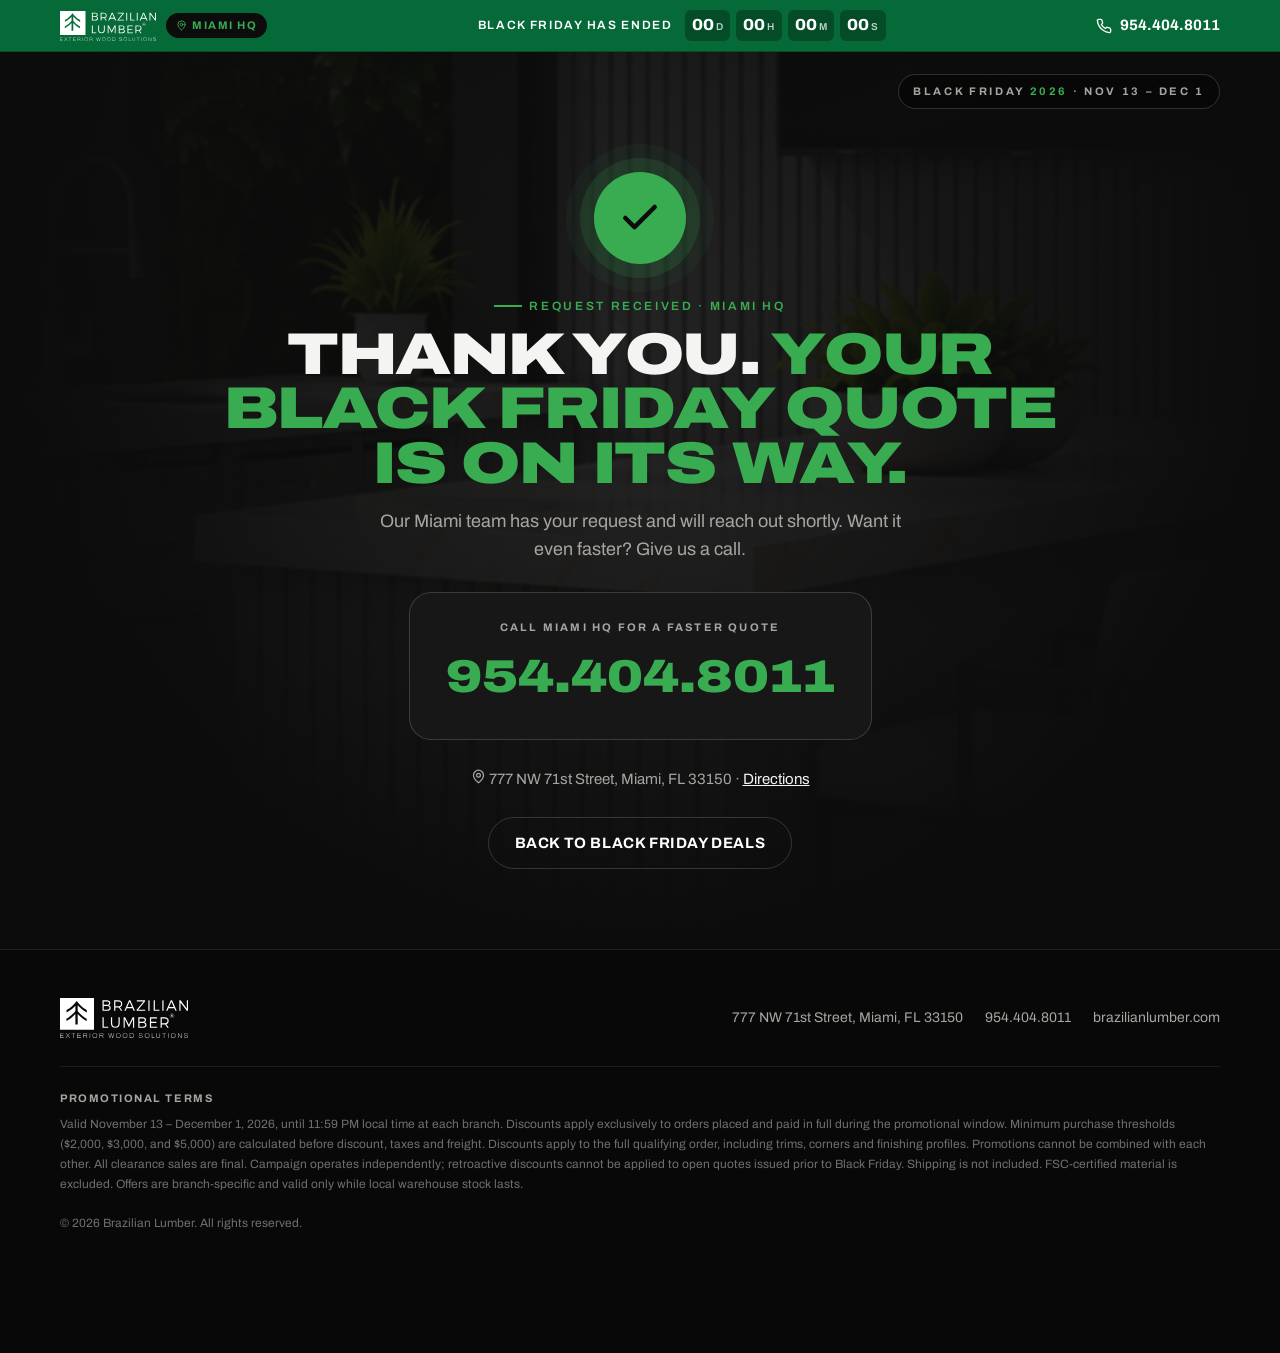
<file: miami/thank-you.html>
<!doctype html>
<html lang="en">
<head>
<meta charset="utf-8">
<meta name="viewport" content="width=device-width, initial-scale=1, viewport-fit=cover">
<title>Thank you · Black Friday · Brazilian Lumber Miami</title>
<meta name="description" content="Your Black Friday quote request was received.">
<meta name="theme-color" content="#066938">
<meta property="og:title" content="Thank you · Black Friday · Brazilian Lumber Miami">
<meta property="og:description" content="Your Black Friday quote request was received.">
<meta property="og:image" content="../assets/img/miami-desktop.jpg">
<link rel="preload" href="../assets/fonts/Archivo-Variable.ttf" as="font" type="font/ttf" crossorigin>
<link rel="stylesheet" href="../assets/css/bf.css">
<!-- TRACKING (Manuel): Meta Pixel + Google tag go here. Branch: miami -->
</head>
<body data-branch="miami" data-deadline="2026-12-02T04:59:59Z">
<!-- TRACKING (Manuel): fire Lead / conversion events on this page. -->
<div class="topbar" role="banner">
  <div class="wrap">
    <div class="topbar__branch"><a class="topbar__logo" href="#top" aria-label="Brazilian Lumber"><img src="../assets/logos/brl-logo-white.svg" alt="Brazilian Lumber" width="96" height="30"></a><span class="tag"><svg class="ico" viewBox="0 0 24 24" fill="none" stroke="currentColor" stroke-width="2" stroke-linecap="round" stroke-linejoin="round" aria-hidden="true"><path d="M20 10c0 6-8 12-8 12s-8-6-8-12a8 8 0 0 1 16 0z"/><circle cx="12" cy="10" r="3"/></svg> Miami HQ</span></div>
    <div class="topbar__count"><span class="label" data-countdown-label>Black Friday ends in</span><div class="countdown " data-countdown aria-live="off"><span class="countdown__unit"><b data-u="d">00</b><small>d</small></span><span class="countdown__unit"><b data-u="h">00</b><small>h</small></span><span class="countdown__unit"><b data-u="m">00</b><small>m</small></span><span class="countdown__unit"><b data-u="s">00</b><small>s</small></span></div></div>
    <a class="topbar__phone" href="tel:+19544048011" aria-label="Call Miami HQ showroom 954.404.8011"><svg class="ico" viewBox="0 0 24 24" fill="none" stroke="currentColor" stroke-width="2" stroke-linecap="round" stroke-linejoin="round" aria-hidden="true"><path d="M22 16.9v3a2 2 0 0 1-2.2 2 19.8 19.8 0 0 1-8.6-3.1 19.5 19.5 0 0 1-6-6A19.8 19.8 0 0 1 2.1 4.2 2 2 0 0 1 4.1 2h3a2 2 0 0 1 2 1.7c.1.9.4 1.8.7 2.7a2 2 0 0 1-.5 2.1L8 9.8a16 16 0 0 0 6 6l1.3-1.3a2 2 0 0 1 2.1-.4c.9.3 1.8.6 2.7.7a2 2 0 0 1 1.7 2z"/></svg><span class="num">954.404.8011</span></a>
  </div>
</div>
<header class="header">
  <div class="wrap">
    <span></span>
    <span class="header__badge">Black Friday <b>2026</b> · Nov 13 – Dec 1</span>
  </div>
</header>
<main class="ty">
  <div class="ty__bg"><img src="../assets/img/miami-desktop.jpg" alt=""></div>
  <div class="wrap ty__card">
    <div class="ty__check"><svg class="ico" viewBox="0 0 24 24" fill="none" stroke="currentColor" stroke-width="2.5" stroke-linecap="round" stroke-linejoin="round" aria-hidden="true"><path d="M20 6 9 17l-5-5"/></svg></div>
    <span class="eyebrow">Request received · Miami HQ</span>
    <h1 class="display">Thank you<span data-ty-name></span>. <em>Your Black Friday quote is on its way.</em></h1>
    <p>Our Miami team has your request and will reach out shortly. <!-- TBD: response-time promise --> Want it even faster? Give us a call.</p>
    <a class="ty__call" href="tel:+19544048011"><small>Call Miami HQ for a faster quote</small><b>954.404.8011</b></a>
    <div class="ty__addr"><svg class="ico" viewBox="0 0 24 24" fill="none" stroke="currentColor" stroke-width="2" stroke-linecap="round" stroke-linejoin="round" aria-hidden="true"><path d="M20 10c0 6-8 12-8 12s-8-6-8-12a8 8 0 0 1 16 0z"/><circle cx="12" cy="10" r="3"/></svg> 777 NW 71st Street, Miami, FL 33150 · <a href="https://www.google.com/maps/dir/?api=1&amp;destination=777+NW+71st+Street,+Miami,+FL+33150" target="_blank" rel="noopener">Directions</a></div>
    <a class="btn btn--ghost" href="index.html#deals">Back to Black Friday deals</a>
  </div>
</main>
<footer class="footer">
  <div class="wrap">
    <div class="footer__top">
      <img src="../assets/logos/brl-logo-white.svg" alt="Brazilian Lumber" width="128" height="40">
      <div class="footer__contact">
        <span>777 NW 71st Street, Miami, FL 33150</span>
        <a href="tel:+19544048011">954.404.8011</a>
        <a href="https://brazilianlumber.com" target="_blank" rel="noopener">brazilianlumber.com</a>
      </div>
    </div>
    <div class="legal">
      <strong>Promotional terms</strong>
      <p>Valid November 13 – December 1, 2026, until 11:59 PM local time at each branch. Discounts apply exclusively to orders placed and paid in full during the promotional window. Minimum purchase thresholds ($2,000, $3,000, and $5,000) are calculated before discount, taxes and freight. Discounts apply to the full qualifying order, including trims, corners and finishing profiles. Promotions cannot be combined with each other. All clearance sales are final. Campaign operates independently; retroactive discounts cannot be applied to open quotes issued prior to Black Friday. Shipping is not included. FSC-certified material is excluded. Offers are branch-specific and valid only while local warehouse stock lasts.</p>
    </div>
    <div class="copy">© 2026 Brazilian Lumber. All rights reserved.</div>
  </div>
</footer>
<script src="../assets/js/bf.js" defer></script>
</body>
</html>
</file>
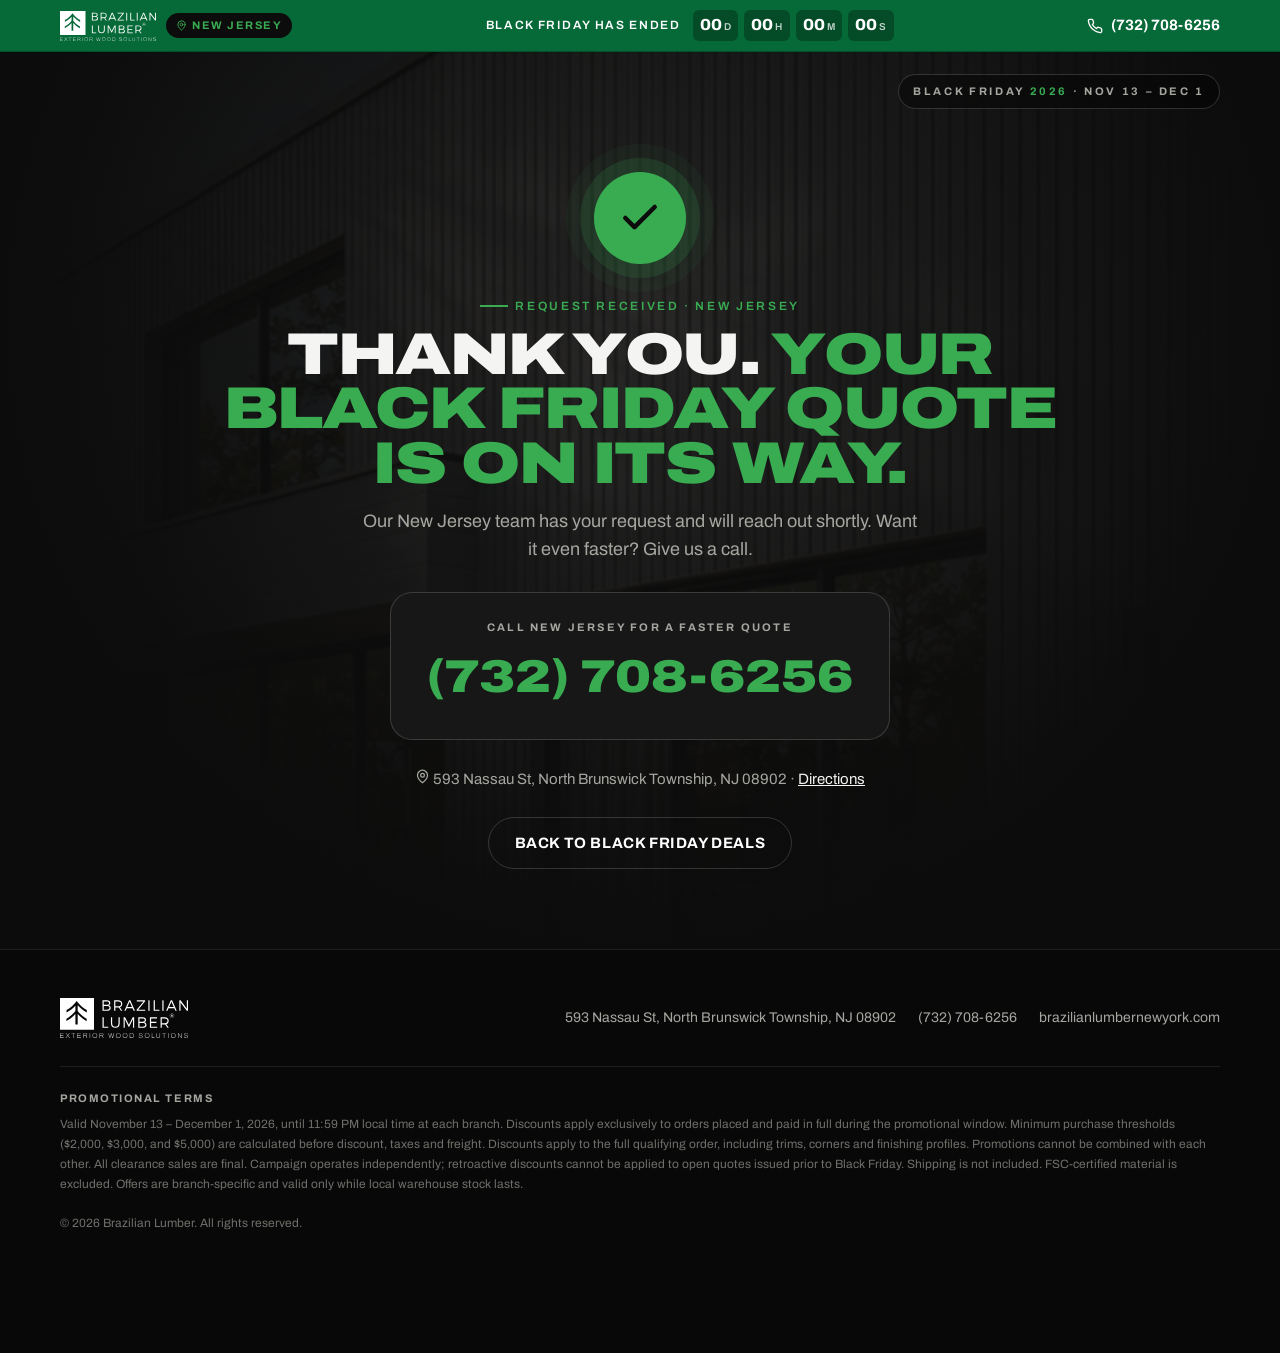
<file: new-jersey/thank-you.html>
<!doctype html>
<html lang="en">
<head>
<meta charset="utf-8">
<meta name="viewport" content="width=device-width, initial-scale=1, viewport-fit=cover">
<title>Thank you · Black Friday · Brazilian Lumber New Jersey</title>
<meta name="description" content="Your Black Friday quote request was received.">
<meta name="theme-color" content="#066938">
<meta property="og:title" content="Thank you · Black Friday · Brazilian Lumber New Jersey">
<meta property="og:description" content="Your Black Friday quote request was received.">
<meta property="og:image" content="../assets/img/new-jersey-desktop.jpg">
<link rel="preload" href="../assets/fonts/Archivo-Variable.ttf" as="font" type="font/ttf" crossorigin>
<link rel="stylesheet" href="../assets/css/bf.css">
<!-- TRACKING (Manuel): Meta Pixel + Google tag go here. Branch: new-jersey -->
</head>
<body data-branch="new-jersey" data-deadline="2026-12-02T04:59:59Z">
<!-- TRACKING (Manuel): fire Lead / conversion events on this page. -->
<div class="topbar" role="banner">
  <div class="wrap">
    <div class="topbar__branch"><a class="topbar__logo" href="#top" aria-label="Brazilian Lumber"><img src="../assets/logos/brl-logo-white.svg" alt="Brazilian Lumber" width="96" height="30"></a><span class="tag"><svg class="ico" viewBox="0 0 24 24" fill="none" stroke="currentColor" stroke-width="2" stroke-linecap="round" stroke-linejoin="round" aria-hidden="true"><path d="M20 10c0 6-8 12-8 12s-8-6-8-12a8 8 0 0 1 16 0z"/><circle cx="12" cy="10" r="3"/></svg> New Jersey</span></div>
    <div class="topbar__count"><span class="label" data-countdown-label>Black Friday ends in</span><div class="countdown " data-countdown aria-live="off"><span class="countdown__unit"><b data-u="d">00</b><small>d</small></span><span class="countdown__unit"><b data-u="h">00</b><small>h</small></span><span class="countdown__unit"><b data-u="m">00</b><small>m</small></span><span class="countdown__unit"><b data-u="s">00</b><small>s</small></span></div></div>
    <a class="topbar__phone" href="tel:+17327086256" aria-label="Call New Jersey showroom (732) 708-6256"><svg class="ico" viewBox="0 0 24 24" fill="none" stroke="currentColor" stroke-width="2" stroke-linecap="round" stroke-linejoin="round" aria-hidden="true"><path d="M22 16.9v3a2 2 0 0 1-2.2 2 19.8 19.8 0 0 1-8.6-3.1 19.5 19.5 0 0 1-6-6A19.8 19.8 0 0 1 2.1 4.2 2 2 0 0 1 4.1 2h3a2 2 0 0 1 2 1.7c.1.9.4 1.8.7 2.7a2 2 0 0 1-.5 2.1L8 9.8a16 16 0 0 0 6 6l1.3-1.3a2 2 0 0 1 2.1-.4c.9.3 1.8.6 2.7.7a2 2 0 0 1 1.7 2z"/></svg><span class="num">(732) 708-6256</span></a>
  </div>
</div>
<header class="header">
  <div class="wrap">
    <span></span>
    <span class="header__badge">Black Friday <b>2026</b> · Nov 13 – Dec 1</span>
  </div>
</header>
<main class="ty">
  <div class="ty__bg"><img src="../assets/img/new-jersey-desktop.jpg" alt=""></div>
  <div class="wrap ty__card">
    <div class="ty__check"><svg class="ico" viewBox="0 0 24 24" fill="none" stroke="currentColor" stroke-width="2.5" stroke-linecap="round" stroke-linejoin="round" aria-hidden="true"><path d="M20 6 9 17l-5-5"/></svg></div>
    <span class="eyebrow">Request received · New Jersey</span>
    <h1 class="display">Thank you<span data-ty-name></span>. <em>Your Black Friday quote is on its way.</em></h1>
    <p>Our New Jersey team has your request and will reach out shortly. <!-- TBD: response-time promise --> Want it even faster? Give us a call.</p>
    <a class="ty__call" href="tel:+17327086256"><small>Call New Jersey for a faster quote</small><b>(732) 708-6256</b></a>
    <div class="ty__addr"><svg class="ico" viewBox="0 0 24 24" fill="none" stroke="currentColor" stroke-width="2" stroke-linecap="round" stroke-linejoin="round" aria-hidden="true"><path d="M20 10c0 6-8 12-8 12s-8-6-8-12a8 8 0 0 1 16 0z"/><circle cx="12" cy="10" r="3"/></svg> 593 Nassau St, North Brunswick Township, NJ 08902 · <a href="https://www.google.com/maps/dir/?api=1&amp;destination=593+Nassau+St,+North+Brunswick+Township,+NJ+08902" target="_blank" rel="noopener">Directions</a></div>
    <a class="btn btn--ghost" href="index.html#deals">Back to Black Friday deals</a>
  </div>
</main>
<footer class="footer">
  <div class="wrap">
    <div class="footer__top">
      <img src="../assets/logos/brl-logo-white.svg" alt="Brazilian Lumber" width="128" height="40">
      <div class="footer__contact">
        <span>593 Nassau St, North Brunswick Township, NJ 08902</span>
        <a href="tel:+17327086256">(732) 708-6256</a>
        <a href="https://brazilianlumbernewyork.com" target="_blank" rel="noopener">brazilianlumbernewyork.com</a>
      </div>
    </div>
    <div class="legal">
      <strong>Promotional terms</strong>
      <p>Valid November 13 – December 1, 2026, until 11:59 PM local time at each branch. Discounts apply exclusively to orders placed and paid in full during the promotional window. Minimum purchase thresholds ($2,000, $3,000, and $5,000) are calculated before discount, taxes and freight. Discounts apply to the full qualifying order, including trims, corners and finishing profiles. Promotions cannot be combined with each other. All clearance sales are final. Campaign operates independently; retroactive discounts cannot be applied to open quotes issued prior to Black Friday. Shipping is not included. FSC-certified material is excluded. Offers are branch-specific and valid only while local warehouse stock lasts.</p>
    </div>
    <div class="copy">© 2026 Brazilian Lumber. All rights reserved.</div>
  </div>
</footer>
<script src="../assets/js/bf.js" defer></script>
</body>
</html>
</file>
<file: assets/css/bf.css>
/* =========================================================
   Brazilian Lumber · Black Friday 2026 · Landing Pages
   Shared stylesheet for Miami / New Jersey / Los Angeles
   ========================================================= */

@font-face {
  font-family: "Archivo";
  src: url("../fonts/Archivo-Variable.ttf") format("truetype");
  font-weight: 100 900;
  font-stretch: 62% 125%;
  font-style: normal;
  font-display: swap;
}
@font-face {
  font-family: "Archivo";
  src: url("../fonts/Archivo-Italic-Variable.ttf") format("truetype");
  font-weight: 100 900;
  font-stretch: 62% 125%;
  font-style: italic;
  font-display: swap;
}

:root {
  /* Brand (BRL Brand Kit 2025) */
  --green: #066938;        /* primary */
  --green-600: #055a30;
  --accent: #39ac52;       /* accent only: numbers, highlights */
  --accent-glow: rgba(57, 172, 82, .35);
  --ink: #0c0c0c;
  --paper: #ffffff;

  /* Black Friday surfaces */
  --bg: #0c0c0c;
  --bg-2: #121212;
  --card: #171717;
  --card-2: #1e1e1e;
  --line: rgba(255, 255, 255, .09);
  --line-2: rgba(255, 255, 255, .16);
  --text: #f4f4f2;
  --muted: #a6a6a1;
  --dim: #6f6f6b;

  --radius: 18px;
  --radius-sm: 10px;
  --wrap: 1240px;
  --gutter: clamp(16px, 4vw, 40px);
  --topbar-h: 52px;

  --ease: cubic-bezier(.2, .7, .2, 1);
}

*, *::before, *::after { box-sizing: border-box; }
html { scroll-behavior: smooth; scroll-padding-top: calc(var(--topbar-h) + 16px); -webkit-text-size-adjust: 100%; }
body {
  margin: 0;
  background: var(--bg);
  color: var(--text);
  font-family: "Archivo", system-ui, -apple-system, "Segoe UI", sans-serif;
  font-size: 16px;
  line-height: 1.55;
  -webkit-font-smoothing: antialiased;
  overflow-x: hidden;
}
img { max-width: 100%; display: block; }
a { color: inherit; }
button, input, select { font: inherit; color: inherit; }
.sr-only { position: absolute; width: 1px; height: 1px; padding: 0; margin: -1px; overflow: hidden; clip: rect(0 0 0 0); white-space: nowrap; border: 0; }
.wrap { width: 100%; max-width: var(--wrap); margin: 0 auto; padding: 0 var(--gutter); }
.ico { width: 1em; height: 1em; flex: none; }

/* ---------- Type ---------- */
.display {
  font-stretch: 125%;
  font-weight: 900;
  line-height: .92;
  letter-spacing: -.02em;
  text-transform: uppercase;
}
.eyebrow {
  display: inline-flex; align-items: center; gap: .6em;
  font-size: 12px; font-weight: 600; letter-spacing: .22em; text-transform: uppercase;
  color: var(--accent);
}
.eyebrow::before { content: ""; width: 28px; height: 2px; background: var(--accent); }
.h2 { font-size: clamp(32px, 5vw, 60px); margin: 14px 0 12px; }
.h2 em { font-style: normal; color: var(--accent); }
.lead { font-size: clamp(16px, 1.6vw, 19px); color: var(--muted); max-width: 640px; margin: 0; }
.section { padding: clamp(64px, 9vw, 120px) 0; position: relative; }
.section-head { margin-bottom: clamp(32px, 5vw, 56px); }

/* ---------- Buttons ---------- */
.btn {
  --b: var(--green);
  display: inline-flex; align-items: center; justify-content: center; gap: .55em;
  min-height: 52px; padding: 0 26px;
  border-radius: 999px; border: 0;
  background: var(--b); color: #fff;
  font-weight: 700; font-size: 15px; letter-spacing: .04em; text-transform: uppercase;
  text-decoration: none; cursor: pointer;
  transition: transform .2s var(--ease), background .2s, box-shadow .2s;
  box-shadow: 0 10px 30px -10px var(--accent-glow);
}
.btn:hover { background: var(--accent); transform: translateY(-2px); }
.btn:focus-visible { outline: 3px solid var(--accent); outline-offset: 3px; }
.btn .ico { width: 18px; height: 18px; }
.btn--ghost { background: transparent; border: 1.5px solid var(--line-2); box-shadow: none; }
.btn--ghost:hover { background: rgba(255,255,255,.06); border-color: var(--accent); }
.btn--block { width: 100%; }
.btn--lg { min-height: 60px; font-size: 16px; padding: 0 34px; }

/* ---------- Sticky top bar ---------- */
.topbar {
  position: sticky; top: 0; z-index: 60;
  height: var(--topbar-h);
  background: var(--green);
  color: #fff;
  border-bottom: 1px solid rgba(0,0,0,.25);
}
.topbar .wrap { height: 100%; display: flex; align-items: center; justify-content: space-between; gap: 16px; }
.topbar__branch { display: flex; align-items: center; gap: 10px; font-weight: 700; font-size: 13px; letter-spacing: .08em; text-transform: uppercase; white-space: nowrap; }
.topbar__logo { display: block; line-height: 0; }
.topbar__logo img { height: 30px; width: auto; }
.topbar__branch .tag { display: inline-flex; align-items: center; gap: 5px; background: var(--ink); color: var(--accent); padding: 4px 10px; border-radius: 999px; font-size: 11px; letter-spacing: .14em; }
.topbar__count { display: flex; align-items: center; gap: 12px; font-size: 12px; letter-spacing: .14em; text-transform: uppercase; font-weight: 600; }
.countdown { display: flex; gap: 6px; }
.countdown__unit { display: flex; align-items: baseline; gap: 2px; background: rgba(0,0,0,.28); border-radius: 6px; padding: 3px 7px; font-variant-numeric: tabular-nums; }
.countdown__unit b { font-size: 16px; font-weight: 800; letter-spacing: 0; font-stretch: 110%; }
.countdown__unit small { font-size: 10px; opacity: .75; letter-spacing: .05em; }
.topbar__phone { display: flex; align-items: center; gap: 8px; font-weight: 700; text-decoration: none; font-size: 15px; white-space: nowrap; }
.topbar__phone .ico { width: 16px; height: 16px; }
.topbar__phone:hover { text-decoration: underline; }

/* ---------- Header ---------- */
.header { position: absolute; left: 0; right: 0; z-index: 20; padding: 22px 0; }
.header .wrap { display: flex; align-items: center; justify-content: space-between; gap: 16px; }
.header__logo img { height: 46px; width: auto; }
.header__badge { font-size: 11px; font-weight: 700; letter-spacing: .24em; text-transform: uppercase; color: var(--muted); border: 1px solid var(--line-2); padding: 8px 14px; border-radius: 999px; background: rgba(0,0,0,.35); backdrop-filter: blur(8px); }
.header__badge b { color: var(--accent); }

/* ---------- Hero ---------- */
.hero { position: relative; background: #000; overflow: hidden; }
.hero__media { position: absolute; inset: 0; }
.hero__media img { width: 100%; height: 100%; object-fit: cover; object-position: left center; }
.hero__media::after {
  content: ""; position: absolute; inset: 0;
  background:
    linear-gradient(270deg, rgba(12,12,12,.85) 0%, rgba(12,12,12,.35) 34%, rgba(12,12,12,0) 55%),
    linear-gradient(0deg, rgba(12,12,12,1) 0%, rgba(12,12,12,0) 18%);
}
.hero__inner { position: relative; min-height: max(700px, calc(100vw * .5)); max-height: 960px; display: flex; align-items: center; justify-content: flex-end; padding-top: 96px; padding-bottom: 56px; }
.hero__link { position: absolute; inset: 0; z-index: 1; }

/* Lead form card */
.form-card {
  position: relative; z-index: 2;
  width: 100%; max-width: 440px;
  background: rgba(16,16,16,.88);
  backdrop-filter: blur(14px) saturate(140%);
  -webkit-backdrop-filter: blur(14px) saturate(140%);
  border: 1px solid var(--line-2);
  border-radius: 22px;
  padding: 28px 28px 24px;
  box-shadow: 0 40px 80px -30px rgba(0,0,0,.8);
}
.form-card::before {
  content: "BLACK FRIDAY"; position: absolute; top: -13px; left: 28px;
  background: var(--accent); color: var(--ink);
  font-size: 11px; font-weight: 800; letter-spacing: .24em;
  padding: 6px 12px; border-radius: 999px;
}
.form-card h2 { margin: 6px 0 4px; font-size: 26px; font-stretch: 115%; font-weight: 800; line-height: 1.1; text-transform: uppercase; }
.form-card h2 em { font-style: normal; color: var(--accent); }
.form-card p.sub { margin: 0 0 18px; color: var(--muted); font-size: 14px; }

.field { display: flex; flex-direction: column; gap: 5px; margin-bottom: 11px; }
.field label { font-size: 11px; font-weight: 700; letter-spacing: .14em; text-transform: uppercase; color: var(--muted); }
.field label .req { color: var(--accent); }
.field input, .field select {
  width: 100%; height: 46px; padding: 0 14px;
  background: #0b0b0b; border: 1px solid var(--line-2); border-radius: var(--radius-sm);
  color: var(--text); font-size: 15px;
  transition: border-color .15s, box-shadow .15s;
  -webkit-appearance: none; appearance: none;
}
.field select {
  background-image: url("data:image/svg+xml,%3Csvg xmlns='http://www.w3.org/2000/svg' width='12' height='8' viewBox='0 0 12 8'%3E%3Cpath d='M1 1l5 5 5-5' fill='none' stroke='%2339ac52' stroke-width='2'/%3E%3C/svg%3E");
  background-repeat: no-repeat; background-position: right 14px center; padding-right: 36px;
}
.field select:invalid { color: var(--dim); }
.field select option { color: #111; background: #fff; }
.field input::placeholder { color: var(--dim); }
.field input:focus, .field select:focus { outline: none; border-color: var(--accent); box-shadow: 0 0 0 3px rgba(57,172,82,.2); }
.field.has-error input, .field.has-error select { border-color: #e2554a; }
.field .err { display: none; font-size: 12px; color: #ff8a80; }
.field.has-error .err { display: block; }
.row-2 { display: grid; grid-template-columns: 1fr 1fr; gap: 10px; }
.form-card .btn { margin-top: 6px; }
.form-note { margin: 12px 0 0; font-size: 11.5px; line-height: 1.45; color: var(--dim); text-align: center; }
.form-note a { color: var(--muted); }
.form-alt { display: flex; align-items: center; justify-content: center; gap: 8px; margin-top: 14px; padding-top: 14px; border-top: 1px solid var(--line); font-size: 14px; color: var(--muted); }
.form-alt a { color: var(--text); font-weight: 700; text-decoration: none; }
.form-alt a:hover { color: var(--accent); }

/* ---------- Ticker ---------- */
.ticker { background: var(--accent); color: var(--ink); overflow: hidden; border-block: 1px solid rgba(0,0,0,.2); transform: rotate(-1.2deg); margin: -14px -2% 0; position: relative; z-index: 5; }
.ticker__track { display: flex; width: max-content; animation: ticker 38s linear infinite; }
.ticker__item { display: flex; align-items: center; gap: 22px; padding: 14px 22px; font-weight: 900; font-stretch: 125%; font-size: clamp(16px, 2vw, 22px); text-transform: uppercase; white-space: nowrap; letter-spacing: -.01em; }
.ticker__item::after { content: "✦"; font-size: .7em; opacity: .7; }
@keyframes ticker { to { transform: translateX(-50%); } }

/* ---------- Deal index (discount highlights) ---------- */
.deals-index { display: grid; grid-template-columns: repeat(auto-fit, minmax(210px, 1fr)); gap: 14px; }
.deal-tile {
  position: relative; display: flex; flex-direction: column; justify-content: space-between; gap: 22px;
  min-height: 210px; padding: 22px;
  background: var(--card); border: 1px solid var(--line); border-radius: var(--radius);
  text-decoration: none; overflow: hidden;
  transition: transform .25s var(--ease), border-color .25s, background .25s;
}
.deal-tile:hover { transform: translateY(-4px); border-color: var(--accent); background: var(--card-2); }
.deal-tile__top { display: flex; align-items: flex-start; justify-content: space-between; gap: 10px; }
.deal-tile__kicker { font-size: 11px; font-weight: 700; letter-spacing: .18em; text-transform: uppercase; color: var(--muted); }
.deal-tile__arrow { width: 34px; height: 34px; border-radius: 50%; border: 1px solid var(--line-2); display: grid; place-items: center; transition: background .2s, border-color .2s; }
.deal-tile:hover .deal-tile__arrow { background: var(--accent); border-color: var(--accent); color: var(--ink); }
.deal-tile__num { font-size: clamp(54px, 6vw, 76px); color: var(--accent); }
.deal-tile__num small { font-size: .38em; vertical-align: top; margin-left: 2px; color: var(--text); }
.deal-tile__name { font-weight: 700; font-size: 17px; line-height: 1.25; }
.deal-tile__name span { display: block; font-weight: 400; color: var(--muted); font-size: 14px; margin-top: 2px; }
.flag { display: inline-flex; align-items: center; gap: 6px; font-size: 10.5px; font-weight: 800; letter-spacing: .16em; text-transform: uppercase; color: var(--ink); background: var(--accent); padding: 4px 9px; border-radius: 999px; }
.flag--outline { background: transparent; color: var(--accent); border: 1px solid var(--accent); }
.flag--white { background: #fff; }

/* ---------- Tier blocks ---------- */
.tiers { display: grid; grid-template-columns: 1fr 1fr; gap: 22px; }
.tier-block { background: var(--card); border: 1px solid var(--line); border-radius: 24px; overflow: hidden; display: flex; flex-direction: column; }
.tier-block__media { position: relative; height: 240px; overflow: hidden; }
.tier-block__photo { position: absolute; right: 0; top: 0; width: 100%; height: 100%; overflow: hidden; }
.tier-block__photo img { position: absolute; right: 0; top: 50%; width: 210%; max-width: none; height: auto; transform: translateY(-50%); transition: transform 1.2s var(--ease); }
.tier-block:hover .tier-block__photo img { transform: translateY(-50%) scale(1.04); transform-origin: right center; }
.tier-block__media::after { content: ""; position: absolute; inset: 0; background: linear-gradient(0deg, var(--card) 0%, rgba(23,23,23,0) 60%); }
.tier-block__logo { position: absolute; left: 26px; bottom: 18px; z-index: 2; height: 34px; width: auto; }
.tier-block__logo--dkt { filter: brightness(0) invert(1); height: 30px; }
.tier-block__media .flag { position: absolute; top: 18px; left: 22px; z-index: 2; }
.tier-block__body { padding: 8px 26px 26px; display: flex; flex-direction: column; flex: 1; }
.tier-block__title { font-size: 26px; font-weight: 800; font-stretch: 112%; line-height: 1.1; margin: 10px 0 6px; }
.tier-block__tagline { color: var(--accent); font-weight: 600; margin: 0 0 16px; }
.prod-list { list-style: none; padding: 0; margin: 0 0 22px; display: grid; gap: 8px; }
.prod-list li { display: flex; gap: 10px; align-items: flex-start; font-size: 15px; }
.prod-list li .ico { width: 18px; height: 18px; color: var(--accent); margin-top: 3px; }
.prod-list li small { display: block; color: var(--dim); font-size: 12.5px; letter-spacing: .02em; }

.ladder { display: grid; grid-template-columns: repeat(3, 1fr); gap: 8px; align-items: end; margin: 6px 0 18px; }
.step { position: relative; border-radius: 14px; background: var(--card-2); border: 1px solid var(--line); padding: 14px 12px 12px; display: flex; flex-direction: column; justify-content: flex-end; transition: background .3s, border-color .3s, transform .3s var(--ease); }
.step:nth-child(1) { height: 120px; }
.step:nth-child(2) { height: 150px; }
.step:nth-child(3) { height: 184px; }
.step__pct { font-size: clamp(30px, 3.4vw, 44px); color: var(--text); transition: color .3s; }
.step__pct small { font-size: .42em; margin-left: 2px; }
.step__min { font-size: 12px; color: var(--muted); letter-spacing: .06em; text-transform: uppercase; font-weight: 600; margin-top: 4px; }
.step.is-active { background: var(--green); border-color: var(--accent); transform: translateY(-4px); }
.step.is-active .step__pct { color: #fff; }
.step.is-active .step__min { color: rgba(255,255,255,.85); }
.step:nth-child(3)::before { content: "BEST"; position: absolute; top: 10px; right: 10px; font-size: 9.5px; font-weight: 800; letter-spacing: .18em; color: var(--ink); background: var(--accent); padding: 3px 7px; border-radius: 999px; }

.estimator { background: #0f0f0f; border: 1px dashed var(--line-2); border-radius: 14px; padding: 16px; margin-bottom: 18px; }
.estimator__label { display: flex; justify-content: space-between; align-items: baseline; font-size: 12px; font-weight: 700; letter-spacing: .12em; text-transform: uppercase; color: var(--muted); }
.estimator__label output { font-size: 20px; color: var(--text); letter-spacing: 0; font-stretch: 110%; font-weight: 800; }
.estimator input[type=range] { width: 100%; margin: 12px 0 10px; accent-color: var(--accent); height: 24px; }
.estimator__result { display: flex; justify-content: space-between; gap: 12px; font-size: 14px; color: var(--muted); }
.estimator__result b { color: var(--accent); font-size: 16px; }
.fine { font-size: 12.5px; color: var(--dim); margin: 0 0 18px; }
.tier-block .btn { margin-top: auto; }

/* ---------- Exclusive band (Easy Oil) ---------- */
.exclusive {
  position: relative; overflow: hidden;
  border-radius: 28px;
  background:
    radial-gradient(900px 400px at 85% 10%, rgba(57,172,82,.28), transparent 60%),
    linear-gradient(135deg, #0a3d22 0%, #066938 55%, #0a4f2b 100%);
  border: 1px solid rgba(57,172,82,.4);
  padding: clamp(28px, 5vw, 64px);
  display: grid; grid-template-columns: 1.2fr 1fr; gap: clamp(24px, 4vw, 56px); align-items: center;
}
.exclusive::after { content: "FREE"; position: absolute; right: -2%; bottom: -14%; font-size: clamp(140px, 22vw, 320px); font-weight: 900; font-stretch: 125%; line-height: 1; color: rgba(255,255,255,.05); pointer-events: none; }
.exclusive h3 { font-size: clamp(34px, 5vw, 64px); margin: 16px 0 14px; }
.exclusive h3 em { font-style: normal; color: #b9f5c6; }
.exclusive p { color: rgba(255,255,255,.85); font-size: 17px; margin: 0 0 22px; max-width: 520px; }
.exclusive ul { list-style: none; padding: 0; margin: 0 0 26px; display: grid; gap: 8px; }
.exclusive li { display: flex; gap: 10px; align-items: center; }
.exclusive li .ico { color: #b9f5c6; width: 18px; height: 18px; }
.oil-calc { position: relative; z-index: 1; background: rgba(0,0,0,.35); border: 1px solid rgba(255,255,255,.18); border-radius: 22px; padding: 26px; backdrop-filter: blur(6px); }
.oil-calc h4 { margin: 0 0 4px; font-size: 13px; letter-spacing: .18em; text-transform: uppercase; color: rgba(255,255,255,.75); }
.oil-calc__out { display: flex; align-items: flex-end; gap: 14px; margin: 14px 0 6px; }
.oil-calc__num { font-size: clamp(80px, 10vw, 120px); line-height: .85; color: #fff; }
.oil-calc__unit { font-size: 18px; font-weight: 700; padding-bottom: 8px; line-height: 1.2; }
.oil-calc__unit span { display: block; font-weight: 400; font-size: 14px; color: rgba(255,255,255,.7); }
.oil-calc input[type=range] { width: 100%; accent-color: #b9f5c6; margin: 16px 0 6px; }
.oil-calc .scale { display: flex; justify-content: space-between; font-size: 12px; color: rgba(255,255,255,.6); }
.cans { display: flex; flex-wrap: wrap; gap: 5px; min-height: 30px; margin-top: 14px; }
.can { width: 20px; height: 26px; border-radius: 4px 4px 3px 3px; background: linear-gradient(180deg, #f0a43a 0 22%, #c4581b 22% 100%); box-shadow: inset 0 -6px 0 rgba(0,0,0,.18); animation: pop .3s var(--ease); }
@keyframes pop { from { transform: scale(.4); opacity: 0; } }

/* ---------- Clearance ---------- */
.clearance-grid { display: grid; grid-template-columns: repeat(auto-fit, minmax(290px, 1fr)); gap: 20px; }
.c-card { position: relative; background: var(--card); border: 1px solid var(--line); border-radius: 22px; overflow: hidden; display: flex; flex-direction: column; transition: transform .25s var(--ease), border-color .25s; }
.c-card:hover { transform: translateY(-4px); border-color: var(--line-2); }
.c-card__visual { position: relative; height: 190px; overflow: hidden; }
.c-card__pct { position: absolute; right: 16px; top: 16px; z-index: 2; width: 92px; height: 92px; border-radius: 50%; background: var(--ink); color: var(--accent); display: grid; place-items: center; text-align: center; line-height: .9; transform: rotate(-8deg); border: 2px solid var(--accent); box-shadow: 0 10px 30px rgba(0,0,0,.4); }
.c-card__pct b { font-size: 30px; font-weight: 900; font-stretch: 125%; display: block; }
.c-card__pct small { font-size: 10px; font-weight: 800; letter-spacing: .14em; display: block; margin-top: 3px; color: var(--text); }
.c-card__visual .flag { position: absolute; left: 16px; top: 16px; z-index: 2; }
.c-card__species { position: absolute; left: 18px; bottom: 14px; z-index: 2; font-weight: 900; font-stretch: 125%; font-size: 30px; text-transform: uppercase; color: rgba(255,255,255,.92); text-shadow: 0 2px 20px rgba(0,0,0,.5); line-height: 1; }
.c-card__body { padding: 22px; display: flex; flex-direction: column; gap: 12px; flex: 1; }
.c-card__title { font-size: 20px; font-weight: 800; margin: 0; line-height: 1.2; }
.c-card__tag { color: var(--accent); font-weight: 600; font-size: 14.5px; margin: -4px 0 0; }
.price-rows { display: grid; gap: 8px; }
.price { display: flex; flex-wrap: wrap; align-items: baseline; justify-content: space-between; gap: 10px; padding: 12px 14px; background: #0f0f0f; border-radius: 12px; border: 1px solid var(--line); }
.price__name { flex: 1 1 120px; font-size: 13px; color: var(--muted); font-weight: 600; }
.price__now { font-size: 28px; font-weight: 900; font-stretch: 115%; color: var(--text); line-height: 1; }
.price__now small { font-size: 13px; font-weight: 600; color: var(--muted); margin-left: 2px; font-stretch: 100%; }
.price__was { font-size: 14px; color: var(--dim); text-decoration: line-through; margin-left: 8px; white-space: nowrap; }
.c-card ul { list-style: none; margin: 0; padding: 0; display: grid; gap: 6px; font-size: 13.5px; color: var(--muted); }
.c-card ul li { display: flex; gap: 8px; }
.c-card ul li::before { content: "—"; color: var(--accent); }
.c-card .btn { margin-top: auto; }

/* Wood textures (placeholders until product photos from campaign deck are dropped in) */
.wood { position: absolute; inset: 0; background-color: var(--w1, #6b3d24); background-image:
  url("data:image/svg+xml,%3Csvg xmlns='http://www.w3.org/2000/svg' width='800' height='260'%3E%3Cfilter id='n'%3E%3CfeTurbulence type='fractalNoise' baseFrequency='0.0025 0.11' numOctaves='4' seed='7'/%3E%3CfeColorMatrix values='0 0 0 0 0 0 0 0 0 0 0 0 0 0 0 0.9 0 0 0 -0.22'/%3E%3C/filter%3E%3Crect width='100%25' height='100%25' filter='url(%23n)'/%3E%3C/svg%3E"),
  linear-gradient(115deg, var(--w1, #6b3d24), var(--w2, #9a5b35) 55%, var(--w1, #6b3d24));
  background-size: cover; }
.wood--planks { background-image:
  repeating-linear-gradient(0deg, rgba(0,0,0,.35) 0 2px, transparent 2px 38px),
  url("data:image/svg+xml,%3Csvg xmlns='http://www.w3.org/2000/svg' width='800' height='260'%3E%3Cfilter id='n'%3E%3CfeTurbulence type='fractalNoise' baseFrequency='0.0025 0.11' numOctaves='4' seed='3'/%3E%3CfeColorMatrix values='0 0 0 0 0 0 0 0 0 0 0 0 0 0 0 0.9 0 0 0 -0.22'/%3E%3C/filter%3E%3Crect width='100%25' height='100%25' filter='url(%23n)'/%3E%3C/svg%3E"),
  linear-gradient(115deg, var(--w1), var(--w2) 55%, var(--w1)); }
.wood--tiles { background-image:
  repeating-linear-gradient(90deg, rgba(0,0,0,.45) 0 3px, transparent 3px 96px),
  repeating-linear-gradient(0deg, rgba(0,0,0,.3) 0 2px, transparent 2px 16px),
  linear-gradient(115deg, var(--w1), var(--w2) 55%, var(--w1)); }
.wood::after { content: ""; position: absolute; inset: 0; background: linear-gradient(0deg, rgba(12,12,12,.75), rgba(12,12,12,0) 60%); }
.c-card__visual img { position: absolute; inset: 0; width: 100%; height: 100%; object-fit: cover; }

/* ---------- Product matrix ---------- */
.matrix { width: 100%; border-collapse: separate; border-spacing: 0; background: var(--card); border: 1px solid var(--line); border-radius: 20px; overflow: hidden; font-size: 14.5px; }
.matrix th { text-align: left; font-size: 11px; letter-spacing: .16em; text-transform: uppercase; color: var(--muted); font-weight: 700; padding: 16px 18px; background: #101010; border-bottom: 1px solid var(--line); }
.matrix td { padding: 16px 18px; border-bottom: 1px solid var(--line); vertical-align: top; }
.matrix tr:last-child td { border-bottom: 0; }
.matrix tbody tr { transition: background .15s; }
.matrix tbody tr:hover { background: rgba(255,255,255,.025); }
.matrix .line { display: inline-block; font-size: 10.5px; font-weight: 800; letter-spacing: .14em; text-transform: uppercase; padding: 3px 8px; border-radius: 6px; background: rgba(255,255,255,.07); color: var(--muted); margin-bottom: 6px; }
.matrix .line--dkt { background: rgba(57,172,82,.14); color: var(--accent); }
.matrix .line--pw { background: rgba(200,200,200,.12); color: #d6d6d6; }
.matrix .line--clr { background: #fff; color: var(--ink); }
.matrix .line--exc { background: var(--accent); color: var(--ink); }
.matrix .pname { font-weight: 700; display: block; }
.matrix .sku { font-family: ui-monospace, "SF Mono", Menlo, monospace; font-size: 12.5px; color: var(--muted); }
.matrix .deal { font-weight: 800; color: var(--accent); white-space: nowrap; }
.matrix .deal small { display: block; color: var(--dim); font-weight: 500; white-space: normal; }
.matrix .avail { color: var(--muted); font-size: 13px; }

/* ---------- Why BRL ---------- */
.why { display: grid; grid-template-columns: repeat(4, 1fr); border-top: 1px solid var(--line); border-bottom: 1px solid var(--line); }
.why__item { padding: 34px 26px; border-right: 1px solid var(--line); }
.why__item:last-child { border-right: 0; }
.why__num { font-size: clamp(38px, 4.5vw, 58px); color: var(--accent); }
.why__label { font-weight: 700; margin-top: 10px; }
.why__desc { color: var(--muted); font-size: 14px; margin-top: 4px; }

/* ---------- Showroom ---------- */
.showroom { display: grid; grid-template-columns: 1.4fr 1fr; gap: 0; background: var(--card); border: 1px solid var(--line); border-radius: 26px; overflow: hidden; }
.showroom__map { position: relative; min-height: 440px; background: #1a1a1a; }
.showroom__map iframe { position: absolute; inset: 0; width: 100%; height: 100%; border: 0; filter: grayscale(1) invert(.9) contrast(.85) brightness(.95); }
.showroom__pin { position: absolute; left: 50%; top: 50%; transform: translate(-50%, -100%); z-index: 2; pointer-events: none; }
.showroom__pin span { display: block; width: 46px; height: 46px; border-radius: 50% 50% 50% 0; transform: rotate(-45deg); background: var(--accent); box-shadow: 0 0 0 10px rgba(57,172,82,.25), 0 10px 30px rgba(0,0,0,.5); animation: pulse 2s infinite; }
@keyframes pulse { 50% { box-shadow: 0 0 0 18px rgba(57,172,82,.08), 0 10px 30px rgba(0,0,0,.5); } }
.showroom__info { padding: clamp(26px, 4vw, 44px); display: flex; flex-direction: column; gap: 22px; }
.showroom__info h3 { margin: 10px 0 0; font-size: clamp(28px, 3.4vw, 40px); }
.info-row { display: flex; gap: 14px; align-items: flex-start; }
.info-row .ico { width: 22px; height: 22px; color: var(--accent); margin-top: 2px; }
.info-row strong { display: block; font-size: 11px; letter-spacing: .16em; text-transform: uppercase; color: var(--muted); margin-bottom: 4px; }
.info-row a { text-decoration: none; }
.info-row a:hover { color: var(--accent); }
.info-row .big { font-size: 24px; font-weight: 800; font-stretch: 110%; }
.hours { display: grid; grid-template-columns: auto 1fr; gap: 2px 18px; font-size: 14.5px; }
.hours dt { color: var(--muted); }
.hours dd { margin: 0; }
.showroom__ctas { display: flex; gap: 10px; flex-wrap: wrap; margin-top: auto; }

/* ---------- Final CTA ---------- */
.final { text-align: center; position: relative; overflow: hidden; }
.final__bg { position: absolute; inset: 0; }
.final__bg img, .ty__bg img { position: absolute; right: 0; top: 0; width: 200%; max-width: none; height: 100%; object-fit: cover; object-position: right center; opacity: .35; }
.final__bg::after { content: ""; position: absolute; inset: 0; background: radial-gradient(ellipse at center, rgba(12,12,12,.55), var(--bg) 75%); }
.final .wrap { position: relative; }
.final h2 { font-size: clamp(40px, 8vw, 110px); margin: 18px 0 18px; }
.final h2 em { font-style: normal; color: var(--accent); display: block; }
.final p { color: var(--muted); font-size: 18px; margin: 0 auto 30px; max-width: 560px; }
.final__ctas { display: flex; gap: 12px; justify-content: center; flex-wrap: wrap; }
.final__count { display: inline-flex; gap: 10px; margin-bottom: 8px; }
.final__count .countdown__unit { background: var(--card-2); border: 1px solid var(--line-2); padding: 10px 14px; border-radius: 12px; flex-direction: column; align-items: center; gap: 2px; min-width: 72px; }
.final__count .countdown__unit b { font-size: 34px; font-stretch: 125%; font-weight: 900; color: var(--text); }
.final__count .countdown__unit small { text-transform: uppercase; letter-spacing: .16em; color: var(--muted); }

/* ---------- Footer ---------- */
.footer { border-top: 1px solid var(--line); padding: 48px 0 120px; background: #080808; }
.footer__top { display: flex; justify-content: space-between; align-items: center; gap: 20px; flex-wrap: wrap; margin-bottom: 28px; }
.footer__top img { height: 40px; width: auto; }
.footer__contact { display: flex; gap: 22px; flex-wrap: wrap; color: var(--muted); font-size: 14px; }
.footer__contact a { text-decoration: none; }
.footer__contact a:hover { color: var(--accent); }
.legal { font-size: 12px; line-height: 1.65; color: var(--dim); border-top: 1px solid var(--line); padding-top: 22px; }
.legal strong { color: var(--muted); letter-spacing: .14em; text-transform: uppercase; font-size: 11px; display: block; margin-bottom: 8px; }
.legal p { margin: 0 0 10px; }
.copy { margin-top: 20px; font-size: 12px; color: var(--dim); }

/* ---------- Mobile sticky CTA ---------- */
.mbar { position: fixed; left: 0; right: 0; bottom: 0; z-index: 70; display: none; gap: 10px; padding: 10px 16px calc(10px + env(safe-area-inset-bottom)); background: rgba(12,12,12,.92); backdrop-filter: blur(10px); border-top: 1px solid var(--line-2); transform: translateY(110%); transition: transform .3s var(--ease); }
.mbar.is-visible { transform: none; }
.mbar .btn { flex: 1; min-height: 50px; padding: 0 14px; font-size: 14px; }

/* ---------- Reveal ---------- */
.reveal { opacity: 0; transform: translateY(24px); transition: opacity .8s var(--ease), transform .8s var(--ease); }
.reveal.is-in { opacity: 1; transform: none; }

/* ---------- Thank-you page ---------- */
.ty { min-height: calc(100vh - var(--topbar-h)); display: grid; place-items: center; padding: 120px 0 80px; position: relative; overflow: hidden; }
.ty__bg { position: absolute; inset: 0; }
.ty__bg img { opacity: .22; }
.ty__bg::after { content: ""; position: absolute; inset: 0; background: radial-gradient(ellipse at 50% 30%, rgba(12,12,12,.4), var(--bg) 70%); }
.ty__card { position: relative; max-width: 940px; margin: 0 auto; text-align: center; }
.ty__check { width: 92px; height: 92px; border-radius: 50%; margin: 0 auto 26px; background: var(--accent); color: var(--ink); display: grid; place-items: center; box-shadow: 0 0 0 14px rgba(57,172,82,.15), 0 0 0 28px rgba(57,172,82,.06); animation: pop .5s var(--ease); }
.ty__check .ico { width: 44px; height: 44px; }
.ty h1 { font-size: clamp(32px, 4.6vw, 60px); margin: 12px 0 18px; }
.ty h1 em { font-style: normal; color: var(--accent); }
.ty p { color: var(--muted); font-size: 18px; margin: 0 auto 28px; max-width: 560px; }
.ty__call { display: inline-flex; flex-direction: column; align-items: center; gap: 6px; background: var(--card); border: 1px solid var(--line-2); border-radius: 22px; padding: 26px 36px; margin-bottom: 28px; text-decoration: none; transition: border-color .2s, transform .2s var(--ease); }
.ty__call:hover { border-color: var(--accent); transform: translateY(-3px); }
.ty__call small { font-size: 11px; letter-spacing: .2em; text-transform: uppercase; color: var(--muted); font-weight: 700; }
.ty__call b { font-size: clamp(30px, 5vw, 46px); font-stretch: 120%; font-weight: 900; color: var(--accent); }
.ty__addr { color: var(--muted); font-size: 15px; margin-bottom: 26px; }
.ty__addr a { color: var(--text); }

/* ---------- Responsive ---------- */
@media (max-width: 1180px) {
  .header { position: relative; background: var(--bg); padding: 16px 0; }
  .hero__media { position: relative; }
  .hero__media img { height: auto; aspect-ratio: 2 / 1; }
  .hero__media::after { background: linear-gradient(0deg, rgba(12,12,12,1) 0%, rgba(12,12,12,0) 20%); }
  .hero__inner { min-height: 0; max-height: none; justify-content: center; padding-top: 0; margin-top: -40px; }
  .hero__link { position: absolute; inset: 0; bottom: auto; }
  .form-card { max-width: 640px; }
  .tiers { grid-template-columns: 1fr; }
  .why { grid-template-columns: repeat(2, 1fr); }
  .why__item:nth-child(2) { border-right: 0; }
  .why__item:nth-child(-n+2) { border-bottom: 1px solid var(--line); }
  .showroom { grid-template-columns: 1fr; }
  .showroom__map { min-height: 320px; }
  .exclusive { grid-template-columns: 1fr; }
}
@media (max-width: 760px) {
  :root { --topbar-h: 46px; }
  .topbar__branch .label, .topbar__count .label, .topbar__phone .num { display: none; }
  .topbar__phone { width: 36px; height: 36px; border-radius: 50%; background: rgba(0,0,0,.25); justify-content: center; }
  .countdown__unit b { font-size: 14px; }
  .header__logo img { height: 36px; }
  .header__badge { display: none; }
  .header { display: none; }
  .topbar__logo img { height: 26px; }
  .hero__media img { aspect-ratio: 851 / 1173; }
  .hero__inner { margin-top: -24px; }
  .form-card { padding: 26px 18px 20px; border-radius: 18px; }
  .row-2 { grid-template-columns: 1fr; gap: 0; }
  .deals-index { grid-template-columns: 1fr 1fr; gap: 10px; }
  .deal-tile { min-height: 170px; padding: 16px; gap: 14px; }
  .deal-tile__arrow { display: none; }
  .deal-tile__name { font-size: 15px; }
  .tier-block__media { height: 190px; }
  .tier-block__body { padding: 8px 18px 20px; }
  .why { grid-template-columns: 1fr 1fr; }
  .why__item { padding: 22px 16px; }
  /* matrix → stacked cards */
  .matrix, .matrix tbody, .matrix tr, .matrix td { display: block; width: 100%; }
  .matrix { background: transparent; border: 0; border-radius: 0; }
  .matrix thead { display: none; }
  .matrix tr { background: var(--card); border: 1px solid var(--line); border-radius: 16px; margin-bottom: 10px; padding: 6px 0; }
  .matrix td { border: 0; padding: 6px 16px; }
  .matrix td[data-label]::before { content: attr(data-label); display: block; font-size: 10px; letter-spacing: .16em; text-transform: uppercase; color: var(--dim); font-weight: 700; margin-bottom: 2px; }
  .mbar { display: flex; }
  .final__count .countdown__unit { min-width: 62px; padding: 8px 10px; }
  .final__count .countdown__unit b { font-size: 26px; }
}
@media (max-width: 420px) {
  .deals-index { grid-template-columns: 1fr; }
  .why { grid-template-columns: 1fr; }
  .why__item { border-right: 0 !important; border-bottom: 1px solid var(--line); }
}
@media (prefers-reduced-motion: reduce) {
  *, *::before, *::after { animation: none !important; transition: none !important; scroll-behavior: auto !important; }
  .reveal { opacity: 1; transform: none; }
}
</file>
